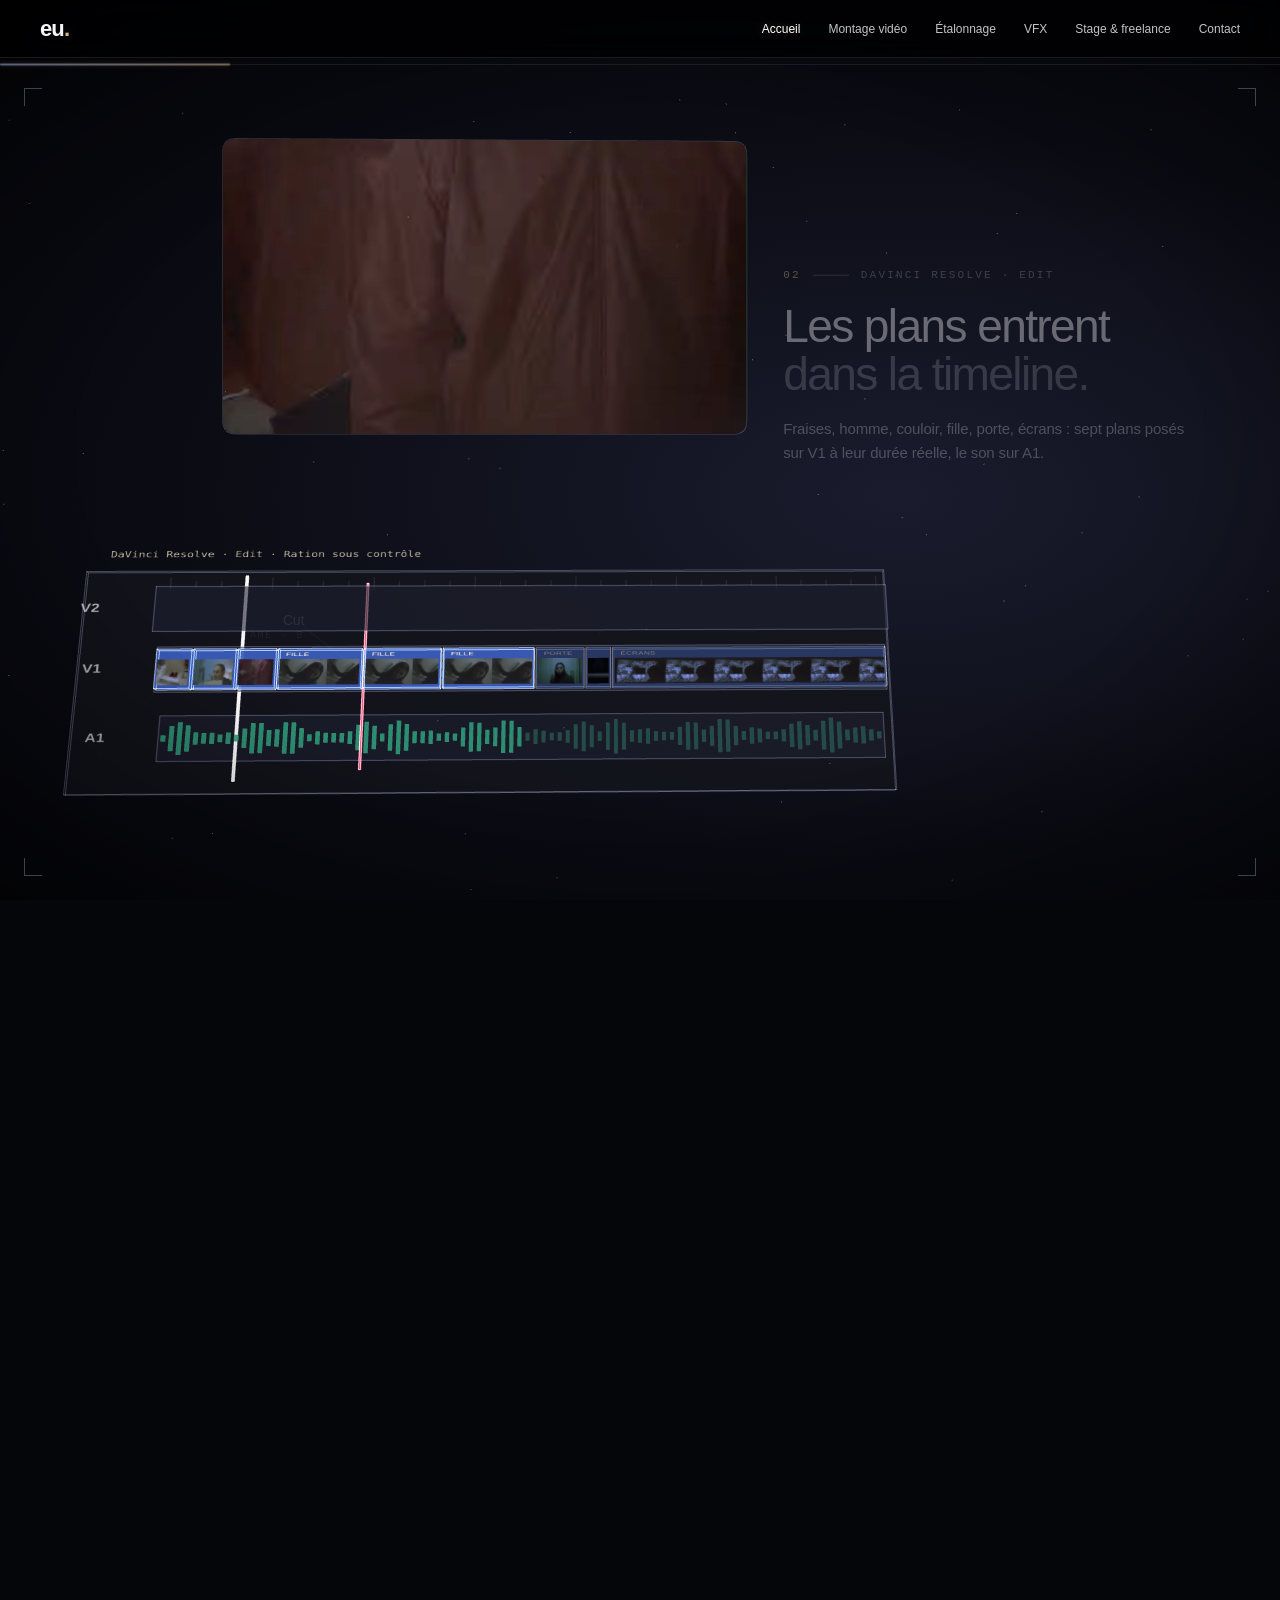
<file: index.html>
<!DOCTYPE html>
<html lang="fr">
<head>
<meta charset="utf-8">
<meta name="viewport" content="width=device-width, initial-scale=1">
<meta http-equiv="Content-Security-Policy" content="default-src 'self'; script-src 'self' https://www.instagram.com; style-src 'self' 'unsafe-inline' https://fonts.googleapis.com; font-src 'self' https://fonts.gstatic.com; img-src 'self' data: https://i.ytimg.com https://*.cdninstagram.com https://www.instagram.com; frame-src https://www.youtube-nocookie.com https://www.linkedin.com https://www.instagram.com; connect-src 'self' https://www.instagram.com; object-src 'none'; base-uri 'self'; form-action 'none'; upgrade-insecure-requests">
<meta name="referrer" content="strict-origin-when-cross-origin">
<title>Elishay Unglik — Monteur vidéo / VFX</title>
<meta name="description" content="Elishay Unglik, monteur vidéo, VFX et étalonnage. Le parcours d'un plan de Ration sous contrôle, de la timeline DaVinci à l'étalonnage.">
<link rel="preconnect" href="https://fonts.googleapis.com">
<link rel="preconnect" href="https://fonts.gstatic.com" crossorigin>
<link href="https://fonts.googleapis.com/css2?family=IBM+Plex+Mono:wght@400;500&family=Inter:wght@300;400;500;600;700;800&display=swap" rel="stylesheet">
<link rel="stylesheet" href="style.css?v=202610112319">
<style>
  html,body{background:#05060a}
  body{background:radial-gradient(120% 90% at 70% 55%,#1a1c2e 0%,#0b0c14 45%,#040408 100%) fixed}
  #cam3d{position:fixed;inset:0;width:100%;height:100%;display:block;z-index:0}
  .cam-vignette{position:fixed;inset:0;z-index:1;pointer-events:none;background:radial-gradient(80% 70% at 50% 50%,transparent 55%,rgba(0,0,0,.6) 100%)}
  .cam-frame{position:fixed;inset:88px 24px 24px;z-index:1;pointer-events:none}
  .cam-frame i{position:absolute;width:18px;height:18px;border-color:rgba(220,226,245,.28);border-style:solid;border-width:0}
  .cam-frame i:nth-child(1){top:0;left:0;border-top-width:1px;border-left-width:1px}
  .cam-frame i:nth-child(2){top:0;right:0;border-top-width:1px;border-right-width:1px}
  .cam-frame i:nth-child(3){bottom:0;left:0;border-bottom-width:1px;border-left-width:1px}
  .cam-frame i:nth-child(4){bottom:0;right:0;border-bottom-width:1px;border-right-width:1px}
  .cam-progress{position:fixed;left:0;right:0;top:64px;height:1px;z-index:5;background:rgba(255,255,255,.08)}
  .cam-progress span{display:block;height:100%;background:linear-gradient(90deg,#9fb0e8,#d4b98c);transform-origin:left;transform:scaleX(0);box-shadow:0 0 10px rgba(212,185,140,.5)}
  .cam-page .topbar{position:fixed;top:0;left:50%;transform:translateX(-50%);width:min(100% - 32px,1200px);z-index:6}
  #cam-lines{position:fixed;inset:0;width:100%;height:100%;z-index:2;pointer-events:none}
  #cam-lines line{stroke:rgba(225,230,248,.7);stroke-width:1}
  #cam-labels{position:fixed;inset:0;z-index:3;pointer-events:none}
  .cam-label{position:absolute;left:0;top:0;display:flex;flex-direction:column;gap:3px;white-space:nowrap;opacity:0}
  .cam-label.is-left{align-items:flex-end;text-align:right}
  .cam-label-t{font-size:14px;color:#f3f4f8;letter-spacing:-.01em}
  .cam-label-s{font:500 10px/1 'IBM Plex Mono',monospace;letter-spacing:.18em;color:rgba(212,185,140,.85)}
  .cam-panels{position:fixed;inset:0;z-index:4;pointer-events:none}
  .cam-panel{position:absolute;top:50%;margin-top:-170px;width:min(420px,40vw);visibility:hidden;opacity:0}
  .cam-panel.left{left:max(40px,6vw)}
  .cam-panel.right{right:max(40px,6vw)}
  .cam-panel.center{left:50%;margin-left:min(-210px,-20vw);text-align:center;top:auto;bottom:12vh;margin-top:0}
  .cam-panel a,.cam-panel button{pointer-events:auto}
  .cam-eyebrow{display:flex;align-items:center;gap:12px;font:500 11px/1 'IBM Plex Mono',monospace;letter-spacing:.2em;color:rgba(230,233,245,.55);margin-bottom:22px}
  .cam-eyebrow b{font-weight:500;color:#d4b98c}
  .cam-eyebrow i{width:36px;height:1px;background:rgba(230,233,245,.35)}
  .cam-panel.center .cam-eyebrow{justify-content:center}
  .cam-panel h2,.cam-panel .cam-h{margin:0 0 18px;font-size:clamp(30px,3.6vw,50px);line-height:1.04;letter-spacing:-.035em;font-weight:500;color:#f5f5f7}
  .cam-panel h2 em,.cam-panel .cam-h em{font-style:normal;color:rgba(245,245,247,.42)}
  .cam-panel p{margin:0;font-size:15px;line-height:1.6;color:rgba(235,237,245,.68)}
  .cam-stats{display:flex;gap:34px;margin-top:28px}
  .cam-stats.center{justify-content:center}
  .cam-stats div{display:flex;flex-direction:column;gap:8px}
  .cam-stats strong{font-size:30px;font-weight:400;letter-spacing:-.03em;color:#f5f5f7}
  .cam-stats span{font:500 10px/1 'IBM Plex Mono',monospace;letter-spacing:.18em;color:rgba(230,233,245,.45)}
  .cam-cta{display:flex;gap:12px;margin-top:28px;flex-wrap:wrap}
  .cam-panel.center .cam-cta{justify-content:center}
  .cam-spacer{height:800vh;position:relative}
  .cam-spacer #contact{position:absolute;bottom:0;height:1px;width:1px}
  .cam-mail{font:500 15px/1.4 'IBM Plex Mono',monospace;color:#d4b98c!important;user-select:all}
  .cam-hint{position:fixed;left:50%;bottom:28px;transform:translateX(-50%);z-index:4;font:500 10px/1 'IBM Plex Mono',monospace;letter-spacing:.24em;color:rgba(230,233,245,.45);transition:opacity .4s}
  @media (max-width:759px){
    .cam-panel,.cam-panel.left,.cam-panel.right,.cam-panel.center{left:20px;right:20px;width:auto;top:auto;bottom:40px;margin:0;text-align:left}
    .cam-panel.center .cam-eyebrow,.cam-panel.center .cam-cta,.cam-stats.center{justify-content:flex-start}
    .cam-panel h2,.cam-panel .cam-h{font-size:30px}
    .cam-panel p{font-size:14px}
    .cam-stats{gap:22px;margin-top:18px}
    .cam-stats strong{font-size:24px}
    .cam-frame{inset:80px 12px 12px}
    .cam-label-t{font-size:12px}
    .cam-hint{display:none}
  }
</style>
</head>
<body class="cam-page">
<div class="page">
<header class="topbar">
  <a href="index.html" class="logo" aria-label="Accueil">eu<span class="accent">.</span></a>
  <nav class="nav mono">
    <a href="index.html" class="active" aria-current="page">Accueil</a>
    <a href="projets.html">Montage vidéo</a>
    <a href="etalonnage.html">Étalonnage</a>
    <a href="vfx.html">VFX</a>
    <a href="freelance.html">Stage &amp; freelance</a>
    <a href="index.html#contact">Contact</a>
  </nav>
</header>
</div>

<div class="cam-progress" aria-hidden="true"><span></span></div>
<canvas id="cam3d" aria-hidden="true"></canvas>
<div class="cam-vignette" aria-hidden="true"></div>
<div class="cam-frame" aria-hidden="true"><i></i><i></i><i></i><i></i></div>
<svg id="cam-lines" aria-hidden="true"></svg>
<div id="cam-labels" aria-hidden="true"></div>

<main class="cam-panels">
  <section class="cam-panel left">
    <div class="cam-eyebrow"><b>01</b><i></i>ELISHAY UNGLIK · MONTEUR VIDÉO / VFX</div>
    <h1 class="cam-h">Le rush, <em>tel qu'il sort de la caméra.</em></h1>
    <p>Voici le parcours d'un plan de Ration sous contrôle (EICAR 2026), du LOG brut à l'image finale : montage, VFX et étalonnage.</p>
    <div class="cam-cta"><a href="#" class="btn btn-fill" data-next>Décortiquer ↓</a><a href="projets.html" class="btn btn-line">Voir les projets</a></div>
  </section>
  <section class="cam-panel right">
    <div class="cam-eyebrow"><b>02</b><i></i>DAVINCI RESOLVE · EDIT</div>
    <h2>Les plans entrent <em>dans la timeline.</em></h2>
    <p>Fraises, homme, couloir, fille, porte, écrans : sept plans posés sur V1 à leur durée réelle, le son sur A1.</p>
  </section>
  <section class="cam-panel left">
    <div class="cam-eyebrow"><b>03</b><i></i>CUT · ZOOM</div>
    <h2>Couper au bon moment, <em>recadrer au plus juste.</em></h2>
    <p>Un coup de lame ouvre le long plan de la fille, puis un zoom resserre le cadre sur l'action.</p>
  </section>
  <section class="cam-panel right">
    <div class="cam-eyebrow"><b>04</b><i></i>REMPLACEMENT</div>
    <h2>Le méchant <em>prend sa place.</em></h2>
    <p>Le morceau coupé est remplacé par le plan B, calé à l'image près dans la timeline.</p>
  </section>
  <section class="cam-panel left">
    <div class="cam-eyebrow"><b>05</b><i></i>AFTER EFFECTS · ROTO</div>
    <h2>L'image se sépare <em>en calques.</em></h2>
    <p>La comédienne est détourée avec une spline de rotoscopie : elle passe sur son propre calque, prête pour les effets.</p>
  </section>
  <section class="cam-panel right">
    <div class="cam-eyebrow"><b>06</b><i></i>AFTER EFFECTS · MOTION</div>
    <h2>Le titre s'anime <em>et suit le visage.</em></h2>
    <p>Un point de tracking accroche les éléments graphiques au visage pendant que le titre entre dans le cadre.</p>
  </section>
  <section class="cam-panel left">
    <div class="cam-eyebrow"><b>07</b><i></i>DAVINCI RESOLVE · COLOR</div>
    <h2>Du LOG <em>au FINAL.</em></h2>
    <p>Les roues Lift, Gamma et Gain et trois nœuds de correction donnent au film ses verts froids et ses ombres denses. Le volet montre l'avant et l'après.</p>
  </section>
  <section class="cam-panel center">
    <div class="cam-eyebrow"><b>08</b><i></i>CONTACT</div>
    <h2>Un projet <em>à monter ?</em></h2>
    <p class="cam-mail">elishay.unglik@gmail.com</p>
    <div class="cam-cta"><a href="mailto:elishay.unglik@gmail.com" class="btn btn-fill">M'écrire</a><a href="https://www.instagram.com/eli.glik/" target="_blank" rel="noopener" class="btn btn-line">@eli.glik</a><a href="assets/Elishay-Unglik-CV.pdf" target="_blank" rel="noopener" download class="btn btn-line">CV ↓</a><a href="projets.html" class="btn btn-line">Voir les projets</a></div>
  </section>
</main>
<div class="cam-hint" aria-hidden="true">SCROLLEZ POUR DÉCORTIQUER</div>
<div class="cam-spacer"><span id="contact"></span></div>

<script type="module" src="assets/test2.js?v=202610291047"></script>
</body>
</html>
</file>
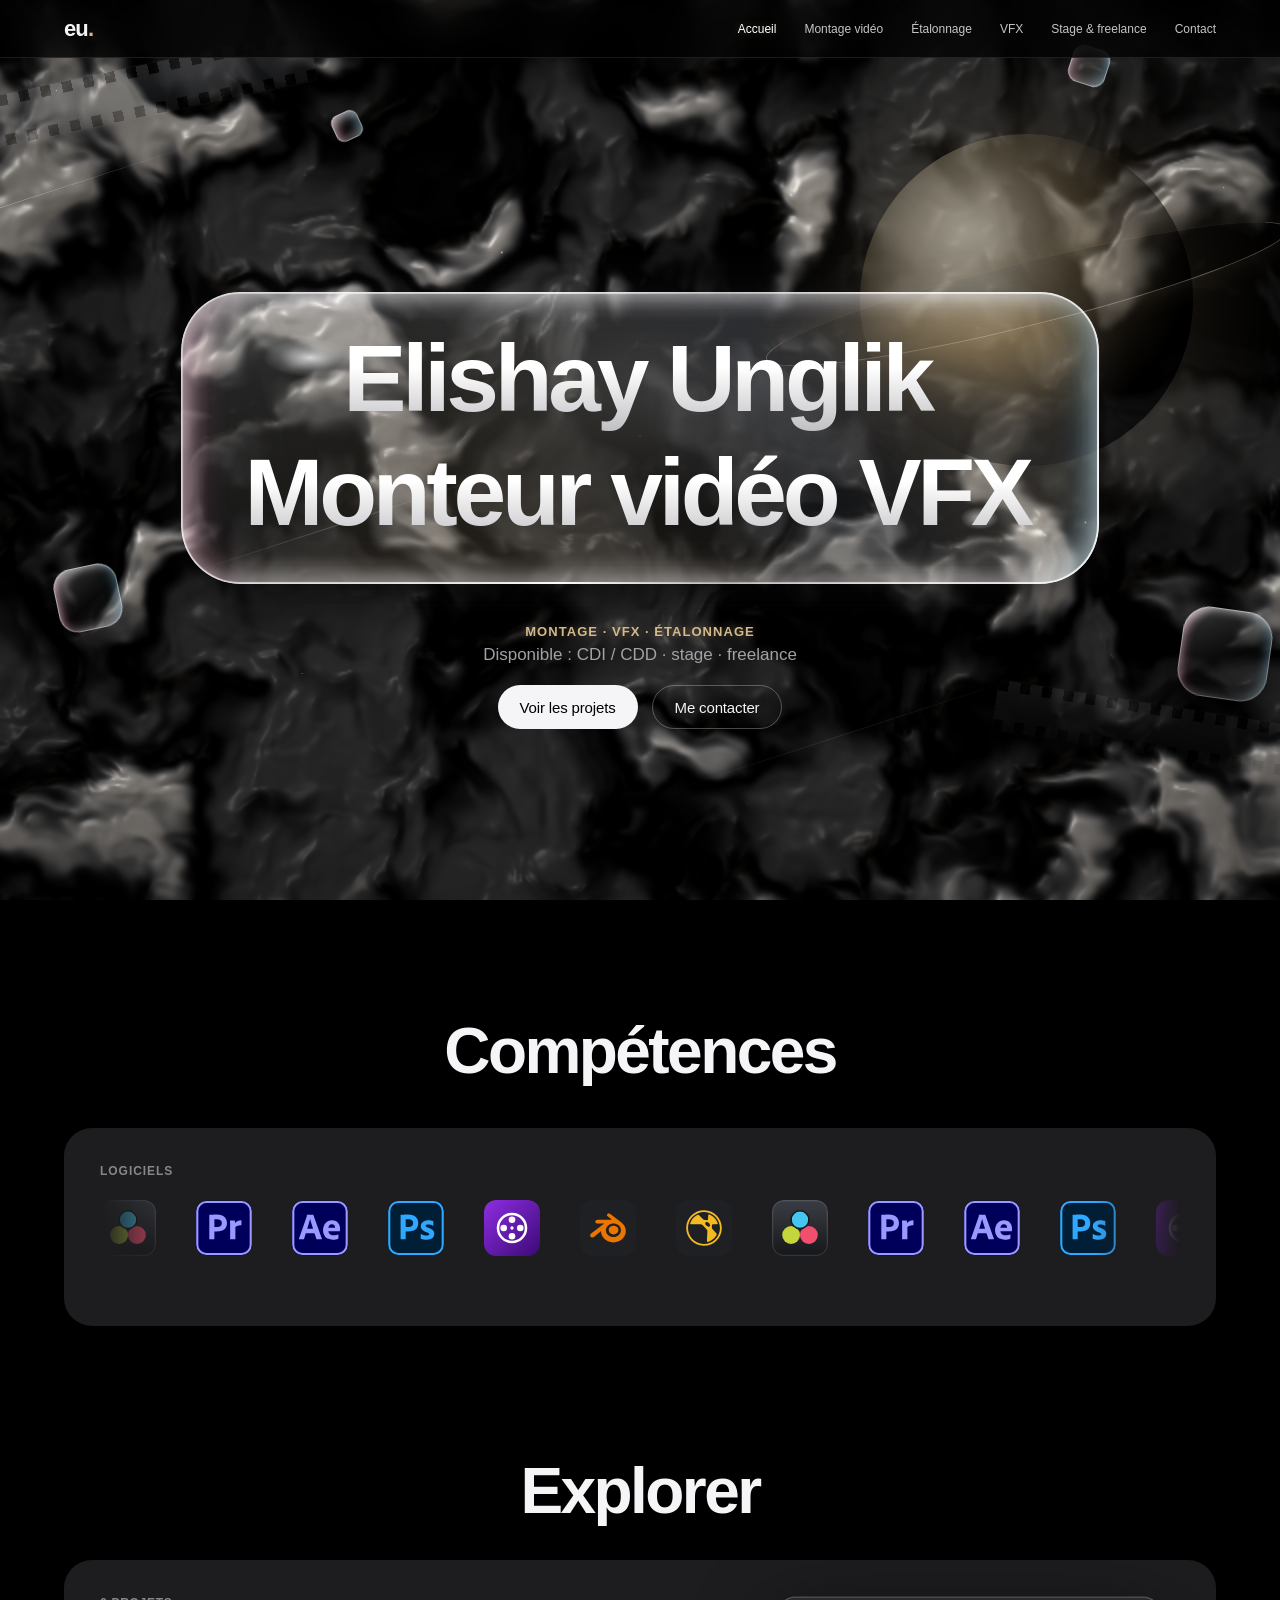
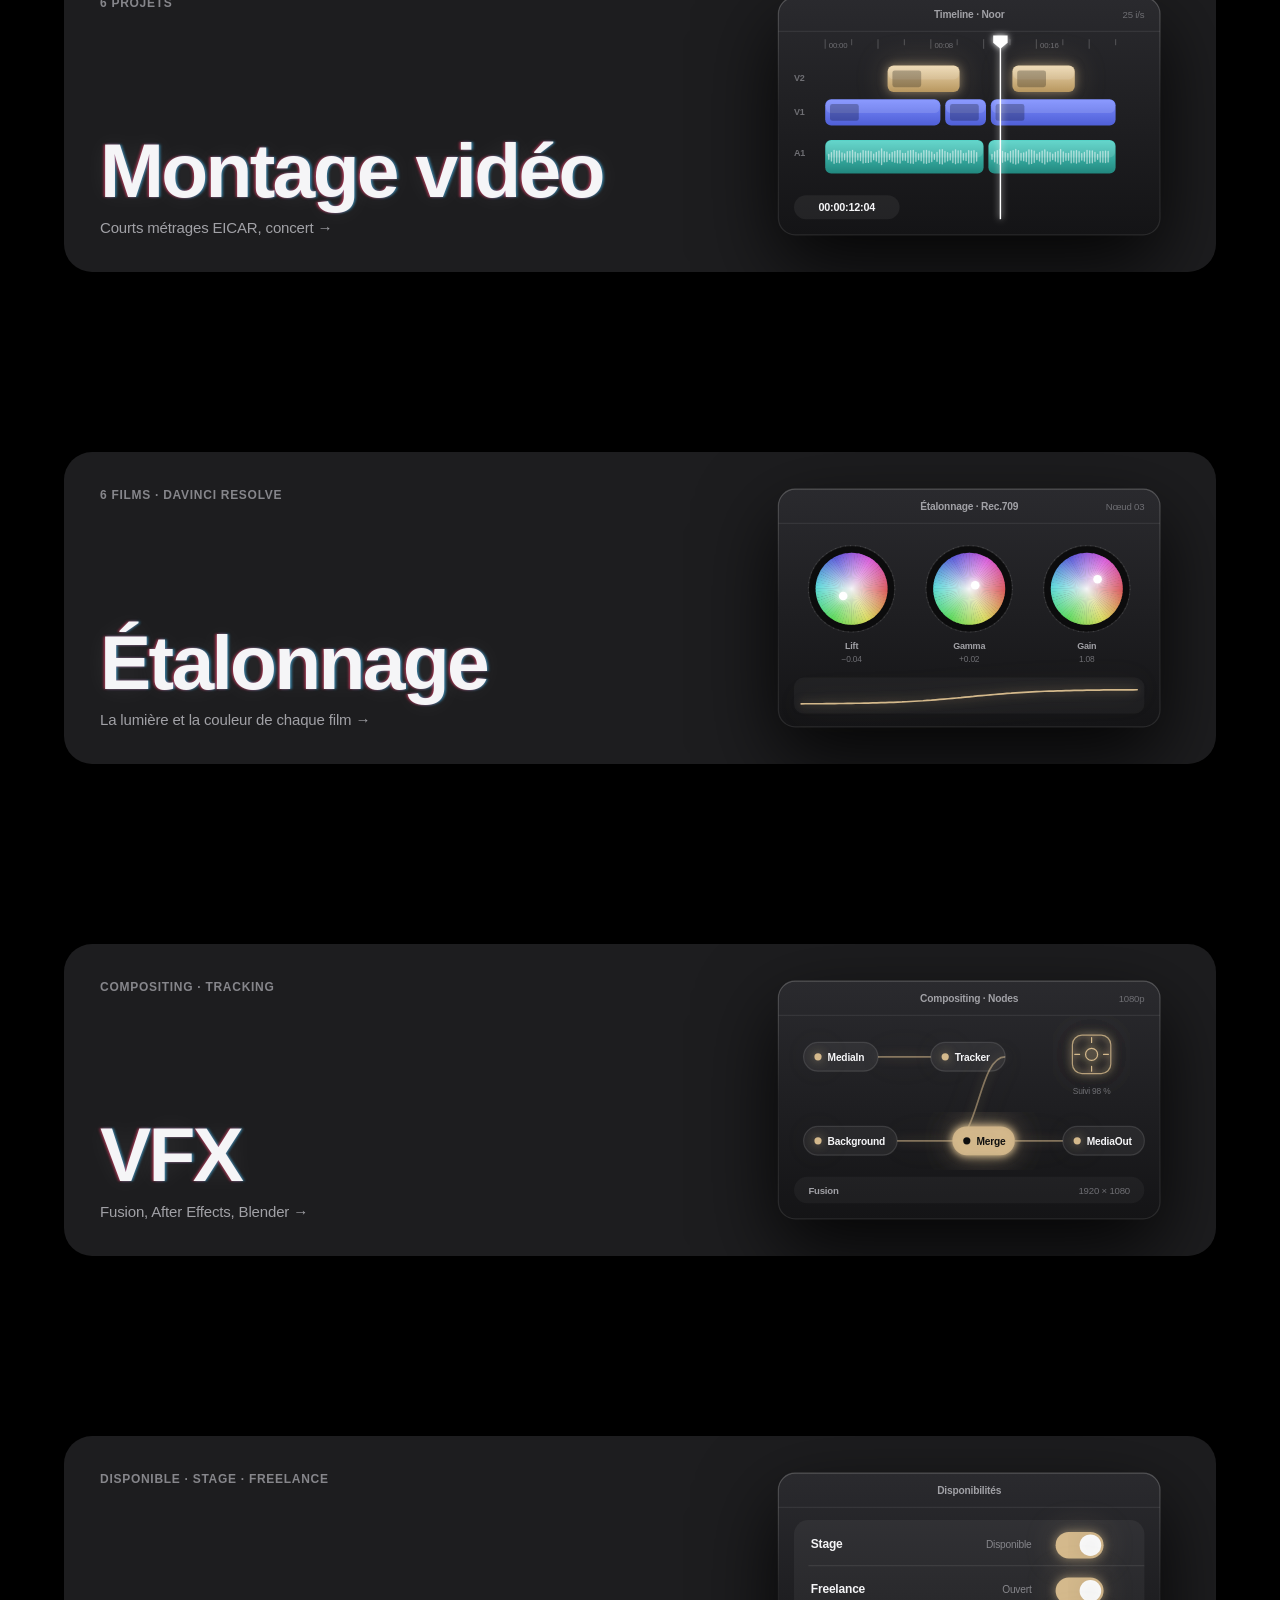
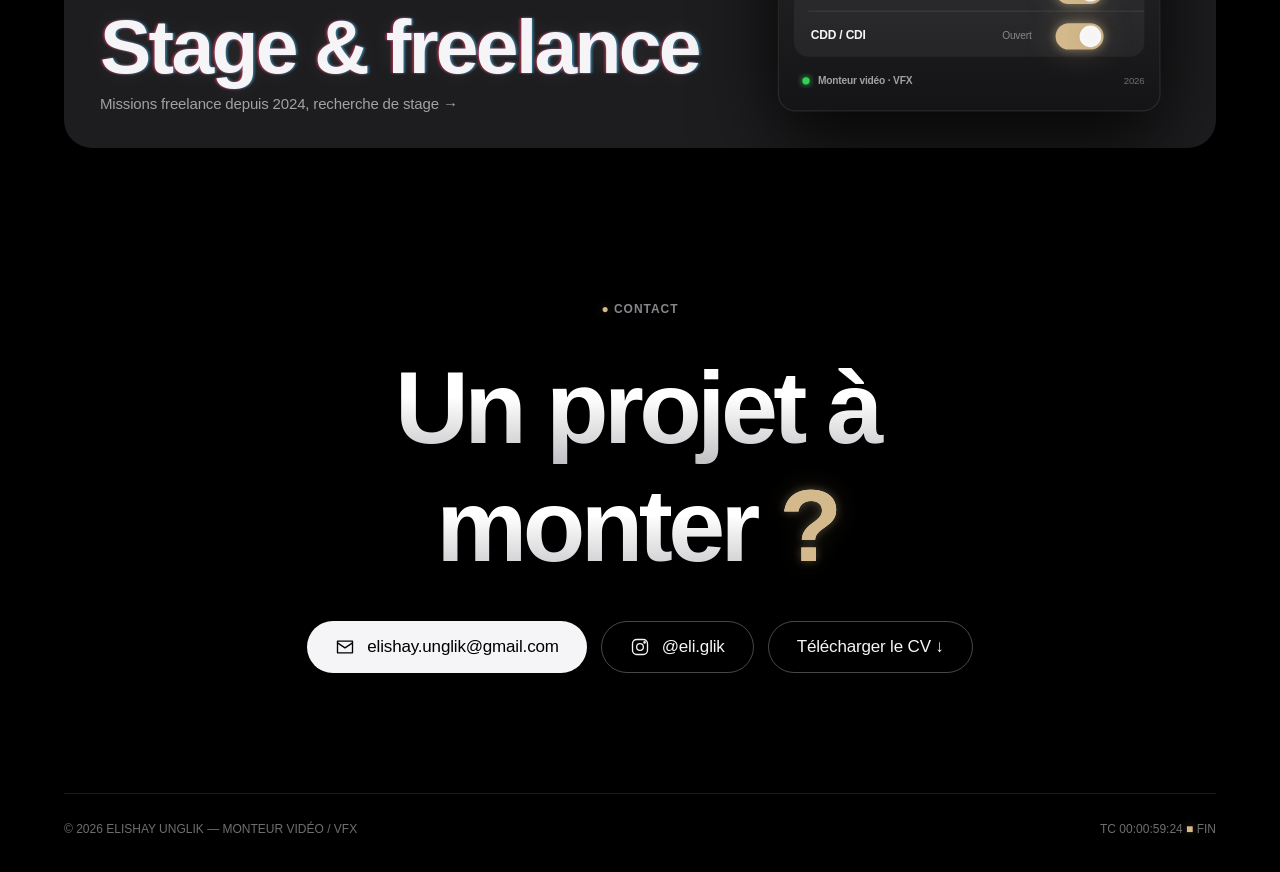
<file: ancienne-accueil.html>
<!DOCTYPE html>
<html lang="fr">
<head>
<meta charset="utf-8">
<meta name="viewport" content="width=device-width, initial-scale=1">
<meta http-equiv="Content-Security-Policy" content="default-src 'self'; script-src 'self' https://www.instagram.com; style-src 'self' 'unsafe-inline' https://fonts.googleapis.com; font-src 'self' https://fonts.gstatic.com; img-src 'self' data: https://i.ytimg.com https://*.cdninstagram.com https://www.instagram.com; frame-src https://www.youtube-nocookie.com https://www.linkedin.com https://www.instagram.com; connect-src 'self' https://www.instagram.com; object-src 'none'; base-uri 'self'; form-action 'none'; upgrade-insecure-requests">
<meta name="referrer" content="strict-origin-when-cross-origin">
<title>Elishay Unglik — Monteur vidéo / VFX</title>
<meta name="description" content="Elishay Unglik, monteur vidéo, VFX et étalonnage. Courts métrages, YouTube, cours en ligne, podcast.">
<link rel="preconnect" href="https://fonts.googleapis.com">
<link rel="preconnect" href="https://fonts.gstatic.com" crossorigin>
<link href="https://fonts.googleapis.com/css2?family=IBM+Plex+Mono:wght@400;500&family=Inter:wght@300;400;500;600;700;800&display=swap" rel="stylesheet">
<link rel="stylesheet" href="style.css?v=202610112319">
</head>
<body>
<div class="page">

<header class="topbar">
  <a href="index.html" class="logo" aria-label="Accueil">eu<span class="accent">.</span></a>
  <nav class="nav mono">
    <a href="index.html" class="active" aria-current="page">Accueil</a>
    <a href="projets.html">Montage vidéo</a>
    <a href="etalonnage.html">Étalonnage</a>
    <a href="vfx.html">VFX</a>
    <a href="freelance.html">Stage &amp; freelance</a>
    <a href="index.html#contact">Contact</a>
  </nav>
</header>

<section id="top" class="hero">
  <div class="scene" aria-hidden="true">
    <div class="layer l-stars"></div>
    <div class="layer l-orb"><span class="orb"></span><span class="orb-ring"></span></div>
    <div class="layer l-streaks"><span></span><span></span><span></span></div>
    <div class="layer l-film"><span class="film f1"></span><span class="film f2"></span></div>
    <div class="layer l-glass"><span class="gl g1"></span><span class="gl g2"></span><span class="gl g3"></span><span class="gl g4"></span></div>
  </div>
  <div class="meta mono">
    <span class="track"><span class="rec accent">●</span> EU — PORTFOLIO</span>
    <span class="track tabular">TC <span data-tc>00:00:00:00</span></span>
  </div>
  <h1><span class="mask"><span class="d1">Elishay Unglik</span></span><span class="mask"><span class="d2 heavy">Monteur vidéo VFX<span class="pop accent">.</span></span></span></h1>
  <div class="hero-foot">
    <div class="rule"></div>
    <div class="fade hero-cta">
      <div class="mono hero-tags">
        <span>MONTAGE · VFX · ÉTALONNAGE</span>
        <span>Disponible : CDI / CDD · stage · freelance</span>
      </div>
      <div class="buttons">
        <a href="projets.html" class="btn btn-fill">Voir les projets</a>
        <a href="#contact" class="btn btn-line">Me contacter</a>
      </div>
    </div>
  </div>
</section>

<section id="competences" class="section">
  <div class="section-head">
    <div class="wipe-in static"></div>
    <h2>Compétences</h2>
  </div>
  <div class="skills">
    <div class="skill-box">
      <span class="mono label">LOGICIELS</span>
      <div class="icons marquee">
        <img src="assets/davinci.svg" alt="DaVinci Resolve et Fusion" title="DaVinci Resolve et Fusion" width="44" height="44">
        <img src="assets/premiere.svg" alt="Premiere Pro" title="Premiere Pro" width="44" height="44">
        <img src="assets/after-effects.svg" alt="After Effects" title="After Effects" width="44" height="44">
        <img src="assets/photoshop.svg" alt="Photoshop" title="Photoshop" width="44" height="44">
        <img src="assets/avid.svg" alt="Avid Media Composer" title="Avid Media Composer" width="44" height="44">
        <img src="assets/blender.svg" alt="Blender" title="Blender" width="44" height="44">
        <img src="assets/nuke.svg" alt="Nuke" title="Nuke" width="44" height="44">
      </div>
    </div>
  </div>
</section>

<section id="explorer" class="section">
  <div class="section-head">
    <div class="wipe-in static"></div>
    <h2>Explorer</h2>
  </div>
  <div class="explore">
    <a href="projets.html" class="card explore-card">
      <div class="explore-text">
          <div class="card-meta mono"><span>6 PROJETS</span></div>
          <div class="card-body"><span class="explore-title">Montage vidéo</span><span class="card-sub">Courts métrages EICAR, concert →</span></div>
      </div>
      <div class="explore-asset" aria-hidden="true"><svg viewBox="0 0 320 200" xmlns="http://www.w3.org/2000/svg" font-family="-apple-system,BlinkMacSystemFont,SF Pro Text,Inter,Helvetica Neue,sans-serif"><defs><linearGradient id="m-win" x1="0" y1="0" x2="0" y2="1"><stop offset="0" stop-color="#2a2a2e"/><stop offset="1" stop-color="#141416"/></linearGradient><linearGradient id="m-edge" x1="0" y1="0" x2="0" y2="1"><stop offset="0" stop-color="#fff" stop-opacity=".22"/><stop offset=".5" stop-color="#fff" stop-opacity=".05"/><stop offset="1" stop-color="#fff" stop-opacity=".1"/></linearGradient><filter id="m-glow" x="-50%" y="-50%" width="200%" height="200%"><feGaussianBlur stdDeviation="2.5" result="b"/><feMerge><feMergeNode in="b"/><feMergeNode in="SourceGraphic"/></feMerge></filter><filter id="m-soft" x="-50%" y="-50%" width="200%" height="200%"><feGaussianBlur stdDeviation="10"/></filter></defs><rect x="1" y="1" width="318" height="198" rx="14" fill="url(#m-win)" stroke="url(#m-edge)"/><text x="160" y="18.5" text-anchor="middle" font-size="8.5" font-weight="600" fill="#a1a1a6">Timeline · Noor</text><text x="306" y="18.5" text-anchor="end" font-size="8" font-weight="500" fill="#6e6e73" style="font-variant-numeric:tabular-nums">25 i/s</text><line x1="1" y1="29.5" x2="319" y2="29.5" stroke="#fff" stroke-opacity=".07"/><defs><linearGradient id="m-v" x1="0" y1="0" x2="0" y2="1"><stop offset="0" stop-color="#7b8cff"/><stop offset="1" stop-color="#4f5fd6"/></linearGradient><linearGradient id="m-v2" x1="0" y1="0" x2="0" y2="1"><stop offset="0" stop-color="#ecd7b0"/><stop offset="1" stop-color="#b8975f"/></linearGradient><linearGradient id="m-a" x1="0" y1="0" x2="0" y2="1"><stop offset="0" stop-color="#4fd1c5"/><stop offset="1" stop-color="#21877e"/></linearGradient></defs><line x1="40" y1="36" x2="40" y2="44" stroke="#fff" stroke-opacity=".18"/><text x="43" y="43" font-size="6.5" fill="#6e6e73">00:00</text><line x1="62" y1="36" x2="62" y2="41" stroke="#fff" stroke-opacity=".18"/><line x1="84" y1="36" x2="84" y2="44" stroke="#fff" stroke-opacity=".18"/><line x1="106" y1="36" x2="106" y2="41" stroke="#fff" stroke-opacity=".18"/><line x1="128" y1="36" x2="128" y2="44" stroke="#fff" stroke-opacity=".18"/><text x="131" y="43" font-size="6.5" fill="#6e6e73">00:08</text><line x1="150" y1="36" x2="150" y2="41" stroke="#fff" stroke-opacity=".18"/><line x1="172" y1="36" x2="172" y2="44" stroke="#fff" stroke-opacity=".18"/><line x1="194" y1="36" x2="194" y2="41" stroke="#fff" stroke-opacity=".18"/><line x1="216" y1="36" x2="216" y2="44" stroke="#fff" stroke-opacity=".18"/><text x="219" y="43" font-size="6.5" fill="#6e6e73">00:16</text><line x1="238" y1="36" x2="238" y2="41" stroke="#fff" stroke-opacity=".18"/><line x1="260" y1="36" x2="260" y2="44" stroke="#fff" stroke-opacity=".18"/><line x1="282" y1="36" x2="282" y2="41" stroke="#fff" stroke-opacity=".18"/><text x="14" y="71" font-size="7.5" font-weight="600" fill="#6e6e73">V2</text><rect x="92" y="58" width="60" height="22" rx="5" fill="url(#m-v2)"/><rect x="92.5" y="58.5" width="59" height="11.0" rx="4.5" fill="#fff" opacity=".12"/><rect x="96" y="62" width="24" height="14" rx="2" fill="#000" opacity=".25"/><rect x="196" y="58" width="52" height="22" rx="5" fill="url(#m-v2)"/><rect x="196.5" y="58.5" width="51" height="11.0" rx="4.5" fill="#fff" opacity=".12"/><rect x="200" y="62" width="24" height="14" rx="2" fill="#000" opacity=".25"/><text x="14" y="99" font-size="7.5" font-weight="600" fill="#6e6e73">V1</text><rect x="40" y="86" width="96" height="22" rx="5" fill="url(#m-v)"/><rect x="40.5" y="86.5" width="95" height="11.0" rx="4.5" fill="#fff" opacity=".12"/><rect x="44" y="90" width="24" height="14" rx="2" fill="#000" opacity=".25"/><rect x="140" y="86" width="34" height="22" rx="5" fill="url(#m-v)"/><rect x="140.5" y="86.5" width="33" height="11.0" rx="4.5" fill="#fff" opacity=".12"/><rect x="144" y="90" width="24" height="14" rx="2" fill="#000" opacity=".25"/><rect x="178" y="86" width="104" height="22" rx="5" fill="url(#m-v)"/><rect x="178.5" y="86.5" width="103" height="11.0" rx="4.5" fill="#fff" opacity=".12"/><rect x="182" y="90" width="24" height="14" rx="2" fill="#000" opacity=".25"/><text x="14" y="133" font-size="7.5" font-weight="600" fill="#6e6e73">A1</text><rect x="40" y="120" width="132" height="28" rx="5" fill="url(#m-a)"/><rect x="40.5" y="120.5" width="131" height="14.0" rx="4.5" fill="#fff" opacity=".12"/><path d="M43.0 132.0v4.0 M45.2 130.5v6.9 M47.4 128.6v10.8 M49.6 129.4v9.2 M51.8 129.1v9.8 M54.0 130.8v6.5 M56.2 131.6v4.8 M58.4 129.7v8.6 M60.6 129.6v8.9 M62.8 128.7v10.5 M65.0 130.2v7.7 M67.2 131.4v5.2 M69.4 131.0v6.1 M71.6 128.8v10.3 M73.8 129.3v9.4 M76.0 129.3v9.4 M78.2 129.8v8.4 M80.4 131.7v4.7 M82.6 130.3v7.3 M84.8 129.2v9.6 M87.0 127.5v12.9 M89.2 129.8v8.4 M91.4 130.1v7.8 M93.6 131.7v4.5 M95.8 130.4v7.3 M98.0 129.5v9.0 M100.2 128.9v10.1 M102.4 128.9v10.2 M104.6 131.1v5.7 M106.8 131.1v5.8 M109.0 129.3v9.4 M111.2 128.9v10.3 M113.4 128.6v10.8 M115.6 130.3v7.4 M117.8 131.6v4.8 M120.0 130.9v6.3 M122.2 128.9v10.3 M124.4 128.7v10.7 M126.6 129.2v9.5 M128.8 130.1v7.8 M131.0 132.0v4.1 M133.2 130.4v7.3 M135.4 128.3v11.3 M137.6 128.1v11.8 M139.8 129.6v8.8 M142.0 130.6v6.7 M144.2 131.4v5.2 M146.4 129.2v9.6 M148.6 128.2v11.5 M150.8 129.0v9.9 M153.0 128.9v10.2 M155.2 131.4v5.2 M157.4 130.9v6.1 M159.6 128.9v10.2 M161.8 129.2v9.5 M164.0 128.8v10.4 M166.2 130.5v7.0" stroke="#fff" stroke-opacity=".55" stroke-width="1.1" stroke-linecap="round"/><rect x="176" y="120" width="106" height="28" rx="5" fill="url(#m-a)"/><rect x="176.5" y="120.5" width="105" height="14.0" rx="4.5" fill="#fff" opacity=".12"/><path d="M179.0 132.0v4.0 M181.2 129.9v8.2 M183.4 128.8v10.5 M185.6 127.8v12.5 M187.8 129.5v9.0 M190.0 130.5v7.0 M192.2 131.4v5.2 M194.4 129.6v8.7 M196.6 128.8v10.5 M198.8 127.9v12.1 M201.0 128.9v10.2 M203.2 131.2v5.6 M205.4 130.8v6.4 M207.6 130.0v8.0 M209.8 128.2v11.7 M212.0 128.5v11.0 M214.2 129.4v9.2 M216.4 131.7v4.6 M218.6 130.6v6.8 M220.8 129.2v9.6 M223.0 128.2v11.7 M225.2 129.9v8.3 M227.4 130.5v7.1 M229.6 131.8v4.5 M231.8 130.4v7.2 M234.0 129.6v8.8 M236.2 128.0v12.0 M238.4 129.9v8.1 M240.6 131.1v5.8 M242.8 131.2v5.6 M245.0 129.0v10.0 M247.2 129.4v9.1 M249.4 128.8v10.4 M251.6 129.7v8.6 M253.8 131.4v5.3 M256.0 130.4v7.2 M258.2 128.6v10.9 M260.4 129.0v10.1 M262.6 129.1v9.9 M264.8 130.4v7.3 M267.0 132.0v4.1 M269.2 129.7v8.7 M271.4 129.5v9.0 M273.6 129.2v9.6 M275.8 129.6v8.7" stroke="#fff" stroke-opacity=".55" stroke-width="1.1" stroke-linecap="round"/><g filter="url(#m-glow)"><line x1="186" y1="34" x2="186" y2="186" stroke="#fff" stroke-width="1.2"/><path d="M180 33h12v6l-6 5-6-5z" fill="#fff"/></g><rect x="14" y="166" width="88" height="20" rx="10" fill="#fff" fill-opacity=".06"/><text x="58" y="179" text-anchor="middle" font-size="9" font-weight="600" fill="#f5f5f7" style="font-variant-numeric:tabular-nums">00:00:12:04</text></svg></div>
    </a>
    <a href="etalonnage.html" class="card explore-card">
      <div class="explore-text">
          <div class="card-meta mono"><span>6 FILMS · DAVINCI RESOLVE</span></div>
          <div class="card-body"><span class="explore-title">Étalonnage</span><span class="card-sub">La lumière et la couleur de chaque film →</span></div>
      </div>
      <div class="explore-asset" aria-hidden="true"><svg viewBox="0 0 320 200" xmlns="http://www.w3.org/2000/svg" font-family="-apple-system,BlinkMacSystemFont,SF Pro Text,Inter,Helvetica Neue,sans-serif"><defs><linearGradient id="e-win" x1="0" y1="0" x2="0" y2="1"><stop offset="0" stop-color="#2a2a2e"/><stop offset="1" stop-color="#141416"/></linearGradient><linearGradient id="e-edge" x1="0" y1="0" x2="0" y2="1"><stop offset="0" stop-color="#fff" stop-opacity=".22"/><stop offset=".5" stop-color="#fff" stop-opacity=".05"/><stop offset="1" stop-color="#fff" stop-opacity=".1"/></linearGradient><filter id="e-glow" x="-50%" y="-50%" width="200%" height="200%"><feGaussianBlur stdDeviation="2.5" result="b"/><feMerge><feMergeNode in="b"/><feMergeNode in="SourceGraphic"/></feMerge></filter><filter id="e-soft" x="-50%" y="-50%" width="200%" height="200%"><feGaussianBlur stdDeviation="10"/></filter></defs><rect x="1" y="1" width="318" height="198" rx="14" fill="url(#e-win)" stroke="url(#e-edge)"/><text x="160" y="18.5" text-anchor="middle" font-size="8.5" font-weight="600" fill="#a1a1a6">Étalonnage · Rec.709</text><text x="306" y="18.5" text-anchor="end" font-size="8" font-weight="500" fill="#6e6e73" style="font-variant-numeric:tabular-nums">Nœud 03</text><line x1="1" y1="29.5" x2="319" y2="29.5" stroke="#fff" stroke-opacity=".07"/><defs><radialGradient id="e-core"><stop offset="0" stop-color="#f5f5f7"/><stop offset=".5" stop-color="#f5f5f7" stop-opacity=".45"/><stop offset="1" stop-color="#f5f5f7" stop-opacity="0"/></radialGradient></defs><circle cx="62" cy="84" r="36" fill="#0c0c0d" stroke="#fff" stroke-opacity=".08"/><path d="M62 84L92.00 84.00A30 30 0 0 1 91.85 87.01Z" fill="hsl(0,62%,60%)"/><path d="M62 84L91.89 86.61A30 30 0 0 1 91.47 89.60Z" fill="hsl(5,62%,60%)"/><path d="M62 84L91.54 89.21A30 30 0 0 1 90.87 92.14Z" fill="hsl(10,62%,60%)"/><path d="M62 84L90.98 91.76A30 30 0 0 1 90.05 94.63Z" fill="hsl(15,62%,60%)"/><path d="M62 84L90.19 94.26A30 30 0 0 1 89.02 97.03Z" fill="hsl(20,62%,60%)"/><path d="M62 84L89.19 96.68A30 30 0 0 1 87.78 99.34Z" fill="hsl(25,62%,60%)"/><path d="M62 84L87.98 99.00A30 30 0 0 1 86.35 101.53Z" fill="hsl(30,62%,60%)"/><path d="M62 84L86.57 101.21A30 30 0 0 1 84.73 103.58Z" fill="hsl(35,62%,60%)"/><path d="M62 84L84.98 103.28A30 30 0 0 1 82.93 105.49Z" fill="hsl(40,62%,60%)"/><path d="M62 84L83.21 105.21A30 30 0 0 1 80.98 107.23Z" fill="hsl(45,62%,60%)"/><path d="M62 84L81.28 106.98A30 30 0 0 1 78.88 108.80Z" fill="hsl(50,62%,60%)"/><path d="M62 84L79.21 108.57A30 30 0 0 1 76.66 110.17Z" fill="hsl(55,62%,60%)"/><path d="M62 84L77.00 109.98A30 30 0 0 1 74.32 111.35Z" fill="hsl(60,62%,60%)"/><path d="M62 84L74.68 111.19A30 30 0 0 1 71.89 112.32Z" fill="hsl(65,62%,60%)"/><path d="M62 84L72.26 112.19A30 30 0 0 1 69.38 113.08Z" fill="hsl(70,62%,60%)"/><path d="M62 84L69.76 112.98A30 30 0 0 1 66.82 113.61Z" fill="hsl(75,62%,60%)"/><path d="M62 84L67.21 113.54A30 30 0 0 1 64.22 113.92Z" fill="hsl(80,62%,60%)"/><path d="M62 84L64.61 113.89A30 30 0 0 1 61.61 114.00Z" fill="hsl(85,62%,60%)"/><path d="M62 84L62.00 114.00A30 30 0 0 1 58.99 113.85Z" fill="hsl(90,62%,60%)"/><path d="M62 84L59.39 113.89A30 30 0 0 1 56.40 113.47Z" fill="hsl(95,62%,60%)"/><path d="M62 84L56.79 113.54A30 30 0 0 1 53.86 112.87Z" fill="hsl(100,62%,60%)"/><path d="M62 84L54.24 112.98A30 30 0 0 1 51.37 112.05Z" fill="hsl(105,62%,60%)"/><path d="M62 84L51.74 112.19A30 30 0 0 1 48.97 111.02Z" fill="hsl(110,62%,60%)"/><path d="M62 84L49.32 111.19A30 30 0 0 1 46.66 109.78Z" fill="hsl(115,62%,60%)"/><path d="M62 84L47.00 109.98A30 30 0 0 1 44.47 108.35Z" fill="hsl(120,62%,60%)"/><path d="M62 84L44.79 108.57A30 30 0 0 1 42.42 106.73Z" fill="hsl(125,62%,60%)"/><path d="M62 84L42.72 106.98A30 30 0 0 1 40.51 104.93Z" fill="hsl(130,62%,60%)"/><path d="M62 84L40.79 105.21A30 30 0 0 1 38.77 102.98Z" fill="hsl(135,62%,60%)"/><path d="M62 84L39.02 103.28A30 30 0 0 1 37.20 100.88Z" fill="hsl(140,62%,60%)"/><path d="M62 84L37.43 101.21A30 30 0 0 1 35.83 98.66Z" fill="hsl(145,62%,60%)"/><path d="M62 84L36.02 99.00A30 30 0 0 1 34.65 96.32Z" fill="hsl(150,62%,60%)"/><path d="M62 84L34.81 96.68A30 30 0 0 1 33.68 93.89Z" fill="hsl(155,62%,60%)"/><path d="M62 84L33.81 94.26A30 30 0 0 1 32.92 91.38Z" fill="hsl(160,62%,60%)"/><path d="M62 84L33.02 91.76A30 30 0 0 1 32.39 88.82Z" fill="hsl(165,62%,60%)"/><path d="M62 84L32.46 89.21A30 30 0 0 1 32.08 86.22Z" fill="hsl(170,62%,60%)"/><path d="M62 84L32.11 86.61A30 30 0 0 1 32.00 83.61Z" fill="hsl(175,62%,60%)"/><path d="M62 84L32.00 84.00A30 30 0 0 1 32.15 80.99Z" fill="hsl(180,62%,60%)"/><path d="M62 84L32.11 81.39A30 30 0 0 1 32.53 78.40Z" fill="hsl(185,62%,60%)"/><path d="M62 84L32.46 78.79A30 30 0 0 1 33.13 75.86Z" fill="hsl(190,62%,60%)"/><path d="M62 84L33.02 76.24A30 30 0 0 1 33.95 73.37Z" fill="hsl(195,62%,60%)"/><path d="M62 84L33.81 73.74A30 30 0 0 1 34.98 70.97Z" fill="hsl(200,62%,60%)"/><path d="M62 84L34.81 71.32A30 30 0 0 1 36.22 68.66Z" fill="hsl(205,62%,60%)"/><path d="M62 84L36.02 69.00A30 30 0 0 1 37.65 66.47Z" fill="hsl(210,62%,60%)"/><path d="M62 84L37.43 66.79A30 30 0 0 1 39.27 64.42Z" fill="hsl(215,62%,60%)"/><path d="M62 84L39.02 64.72A30 30 0 0 1 41.07 62.51Z" fill="hsl(220,62%,60%)"/><path d="M62 84L40.79 62.79A30 30 0 0 1 43.02 60.77Z" fill="hsl(225,62%,60%)"/><path d="M62 84L42.72 61.02A30 30 0 0 1 45.12 59.20Z" fill="hsl(230,62%,60%)"/><path d="M62 84L44.79 59.43A30 30 0 0 1 47.34 57.83Z" fill="hsl(235,62%,60%)"/><path d="M62 84L47.00 58.02A30 30 0 0 1 49.68 56.65Z" fill="hsl(240,62%,60%)"/><path d="M62 84L49.32 56.81A30 30 0 0 1 52.11 55.68Z" fill="hsl(245,62%,60%)"/><path d="M62 84L51.74 55.81A30 30 0 0 1 54.62 54.92Z" fill="hsl(250,62%,60%)"/><path d="M62 84L54.24 55.02A30 30 0 0 1 57.18 54.39Z" fill="hsl(255,62%,60%)"/><path d="M62 84L56.79 54.46A30 30 0 0 1 59.78 54.08Z" fill="hsl(260,62%,60%)"/><path d="M62 84L59.39 54.11A30 30 0 0 1 62.39 54.00Z" fill="hsl(265,62%,60%)"/><path d="M62 84L62.00 54.00A30 30 0 0 1 65.01 54.15Z" fill="hsl(270,62%,60%)"/><path d="M62 84L64.61 54.11A30 30 0 0 1 67.60 54.53Z" fill="hsl(275,62%,60%)"/><path d="M62 84L67.21 54.46A30 30 0 0 1 70.14 55.13Z" fill="hsl(280,62%,60%)"/><path d="M62 84L69.76 55.02A30 30 0 0 1 72.63 55.95Z" fill="hsl(285,62%,60%)"/><path d="M62 84L72.26 55.81A30 30 0 0 1 75.03 56.98Z" fill="hsl(290,62%,60%)"/><path d="M62 84L74.68 56.81A30 30 0 0 1 77.34 58.22Z" fill="hsl(295,62%,60%)"/><path d="M62 84L77.00 58.02A30 30 0 0 1 79.53 59.65Z" fill="hsl(300,62%,60%)"/><path d="M62 84L79.21 59.43A30 30 0 0 1 81.58 61.27Z" fill="hsl(305,62%,60%)"/><path d="M62 84L81.28 61.02A30 30 0 0 1 83.49 63.07Z" fill="hsl(310,62%,60%)"/><path d="M62 84L83.21 62.79A30 30 0 0 1 85.23 65.02Z" fill="hsl(315,62%,60%)"/><path d="M62 84L84.98 64.72A30 30 0 0 1 86.80 67.12Z" fill="hsl(320,62%,60%)"/><path d="M62 84L86.57 66.79A30 30 0 0 1 88.17 69.34Z" fill="hsl(325,62%,60%)"/><path d="M62 84L87.98 69.00A30 30 0 0 1 89.35 71.68Z" fill="hsl(330,62%,60%)"/><path d="M62 84L89.19 71.32A30 30 0 0 1 90.32 74.11Z" fill="hsl(335,62%,60%)"/><path d="M62 84L90.19 73.74A30 30 0 0 1 91.08 76.62Z" fill="hsl(340,62%,60%)"/><path d="M62 84L90.98 76.24A30 30 0 0 1 91.61 79.18Z" fill="hsl(345,62%,60%)"/><path d="M62 84L91.54 78.79A30 30 0 0 1 91.92 81.78Z" fill="hsl(350,62%,60%)"/><path d="M62 84L91.89 81.39A30 30 0 0 1 92.00 84.39Z" fill="hsl(355,62%,60%)"/><circle cx="62" cy="84" r="30" fill="url(#e-core)"/><circle cx="62" cy="84" r="36" fill="none" stroke="#fff" stroke-opacity=".1" stroke-dasharray="1 3.2"/><g filter="url(#e-glow)"><circle cx="55" cy="90" r="3.6" fill="#fff"/></g><text x="62" y="134" text-anchor="middle" font-size="7.5" font-weight="600" fill="#a1a1a6">Lift</text><text x="62" y="145" text-anchor="middle" font-size="7" fill="#6e6e73" style="font-variant-numeric:tabular-nums">−0.04</text><circle cx="160" cy="84" r="36" fill="#0c0c0d" stroke="#fff" stroke-opacity=".08"/><path d="M160 84L190.00 84.00A30 30 0 0 1 189.85 87.01Z" fill="hsl(0,62%,60%)"/><path d="M160 84L189.89 86.61A30 30 0 0 1 189.47 89.60Z" fill="hsl(5,62%,60%)"/><path d="M160 84L189.54 89.21A30 30 0 0 1 188.87 92.14Z" fill="hsl(10,62%,60%)"/><path d="M160 84L188.98 91.76A30 30 0 0 1 188.05 94.63Z" fill="hsl(15,62%,60%)"/><path d="M160 84L188.19 94.26A30 30 0 0 1 187.02 97.03Z" fill="hsl(20,62%,60%)"/><path d="M160 84L187.19 96.68A30 30 0 0 1 185.78 99.34Z" fill="hsl(25,62%,60%)"/><path d="M160 84L185.98 99.00A30 30 0 0 1 184.35 101.53Z" fill="hsl(30,62%,60%)"/><path d="M160 84L184.57 101.21A30 30 0 0 1 182.73 103.58Z" fill="hsl(35,62%,60%)"/><path d="M160 84L182.98 103.28A30 30 0 0 1 180.93 105.49Z" fill="hsl(40,62%,60%)"/><path d="M160 84L181.21 105.21A30 30 0 0 1 178.98 107.23Z" fill="hsl(45,62%,60%)"/><path d="M160 84L179.28 106.98A30 30 0 0 1 176.88 108.80Z" fill="hsl(50,62%,60%)"/><path d="M160 84L177.21 108.57A30 30 0 0 1 174.66 110.17Z" fill="hsl(55,62%,60%)"/><path d="M160 84L175.00 109.98A30 30 0 0 1 172.32 111.35Z" fill="hsl(60,62%,60%)"/><path d="M160 84L172.68 111.19A30 30 0 0 1 169.89 112.32Z" fill="hsl(65,62%,60%)"/><path d="M160 84L170.26 112.19A30 30 0 0 1 167.38 113.08Z" fill="hsl(70,62%,60%)"/><path d="M160 84L167.76 112.98A30 30 0 0 1 164.82 113.61Z" fill="hsl(75,62%,60%)"/><path d="M160 84L165.21 113.54A30 30 0 0 1 162.22 113.92Z" fill="hsl(80,62%,60%)"/><path d="M160 84L162.61 113.89A30 30 0 0 1 159.61 114.00Z" fill="hsl(85,62%,60%)"/><path d="M160 84L160.00 114.00A30 30 0 0 1 156.99 113.85Z" fill="hsl(90,62%,60%)"/><path d="M160 84L157.39 113.89A30 30 0 0 1 154.40 113.47Z" fill="hsl(95,62%,60%)"/><path d="M160 84L154.79 113.54A30 30 0 0 1 151.86 112.87Z" fill="hsl(100,62%,60%)"/><path d="M160 84L152.24 112.98A30 30 0 0 1 149.37 112.05Z" fill="hsl(105,62%,60%)"/><path d="M160 84L149.74 112.19A30 30 0 0 1 146.97 111.02Z" fill="hsl(110,62%,60%)"/><path d="M160 84L147.32 111.19A30 30 0 0 1 144.66 109.78Z" fill="hsl(115,62%,60%)"/><path d="M160 84L145.00 109.98A30 30 0 0 1 142.47 108.35Z" fill="hsl(120,62%,60%)"/><path d="M160 84L142.79 108.57A30 30 0 0 1 140.42 106.73Z" fill="hsl(125,62%,60%)"/><path d="M160 84L140.72 106.98A30 30 0 0 1 138.51 104.93Z" fill="hsl(130,62%,60%)"/><path d="M160 84L138.79 105.21A30 30 0 0 1 136.77 102.98Z" fill="hsl(135,62%,60%)"/><path d="M160 84L137.02 103.28A30 30 0 0 1 135.20 100.88Z" fill="hsl(140,62%,60%)"/><path d="M160 84L135.43 101.21A30 30 0 0 1 133.83 98.66Z" fill="hsl(145,62%,60%)"/><path d="M160 84L134.02 99.00A30 30 0 0 1 132.65 96.32Z" fill="hsl(150,62%,60%)"/><path d="M160 84L132.81 96.68A30 30 0 0 1 131.68 93.89Z" fill="hsl(155,62%,60%)"/><path d="M160 84L131.81 94.26A30 30 0 0 1 130.92 91.38Z" fill="hsl(160,62%,60%)"/><path d="M160 84L131.02 91.76A30 30 0 0 1 130.39 88.82Z" fill="hsl(165,62%,60%)"/><path d="M160 84L130.46 89.21A30 30 0 0 1 130.08 86.22Z" fill="hsl(170,62%,60%)"/><path d="M160 84L130.11 86.61A30 30 0 0 1 130.00 83.61Z" fill="hsl(175,62%,60%)"/><path d="M160 84L130.00 84.00A30 30 0 0 1 130.15 80.99Z" fill="hsl(180,62%,60%)"/><path d="M160 84L130.11 81.39A30 30 0 0 1 130.53 78.40Z" fill="hsl(185,62%,60%)"/><path d="M160 84L130.46 78.79A30 30 0 0 1 131.13 75.86Z" fill="hsl(190,62%,60%)"/><path d="M160 84L131.02 76.24A30 30 0 0 1 131.95 73.37Z" fill="hsl(195,62%,60%)"/><path d="M160 84L131.81 73.74A30 30 0 0 1 132.98 70.97Z" fill="hsl(200,62%,60%)"/><path d="M160 84L132.81 71.32A30 30 0 0 1 134.22 68.66Z" fill="hsl(205,62%,60%)"/><path d="M160 84L134.02 69.00A30 30 0 0 1 135.65 66.47Z" fill="hsl(210,62%,60%)"/><path d="M160 84L135.43 66.79A30 30 0 0 1 137.27 64.42Z" fill="hsl(215,62%,60%)"/><path d="M160 84L137.02 64.72A30 30 0 0 1 139.07 62.51Z" fill="hsl(220,62%,60%)"/><path d="M160 84L138.79 62.79A30 30 0 0 1 141.02 60.77Z" fill="hsl(225,62%,60%)"/><path d="M160 84L140.72 61.02A30 30 0 0 1 143.12 59.20Z" fill="hsl(230,62%,60%)"/><path d="M160 84L142.79 59.43A30 30 0 0 1 145.34 57.83Z" fill="hsl(235,62%,60%)"/><path d="M160 84L145.00 58.02A30 30 0 0 1 147.68 56.65Z" fill="hsl(240,62%,60%)"/><path d="M160 84L147.32 56.81A30 30 0 0 1 150.11 55.68Z" fill="hsl(245,62%,60%)"/><path d="M160 84L149.74 55.81A30 30 0 0 1 152.62 54.92Z" fill="hsl(250,62%,60%)"/><path d="M160 84L152.24 55.02A30 30 0 0 1 155.18 54.39Z" fill="hsl(255,62%,60%)"/><path d="M160 84L154.79 54.46A30 30 0 0 1 157.78 54.08Z" fill="hsl(260,62%,60%)"/><path d="M160 84L157.39 54.11A30 30 0 0 1 160.39 54.00Z" fill="hsl(265,62%,60%)"/><path d="M160 84L160.00 54.00A30 30 0 0 1 163.01 54.15Z" fill="hsl(270,62%,60%)"/><path d="M160 84L162.61 54.11A30 30 0 0 1 165.60 54.53Z" fill="hsl(275,62%,60%)"/><path d="M160 84L165.21 54.46A30 30 0 0 1 168.14 55.13Z" fill="hsl(280,62%,60%)"/><path d="M160 84L167.76 55.02A30 30 0 0 1 170.63 55.95Z" fill="hsl(285,62%,60%)"/><path d="M160 84L170.26 55.81A30 30 0 0 1 173.03 56.98Z" fill="hsl(290,62%,60%)"/><path d="M160 84L172.68 56.81A30 30 0 0 1 175.34 58.22Z" fill="hsl(295,62%,60%)"/><path d="M160 84L175.00 58.02A30 30 0 0 1 177.53 59.65Z" fill="hsl(300,62%,60%)"/><path d="M160 84L177.21 59.43A30 30 0 0 1 179.58 61.27Z" fill="hsl(305,62%,60%)"/><path d="M160 84L179.28 61.02A30 30 0 0 1 181.49 63.07Z" fill="hsl(310,62%,60%)"/><path d="M160 84L181.21 62.79A30 30 0 0 1 183.23 65.02Z" fill="hsl(315,62%,60%)"/><path d="M160 84L182.98 64.72A30 30 0 0 1 184.80 67.12Z" fill="hsl(320,62%,60%)"/><path d="M160 84L184.57 66.79A30 30 0 0 1 186.17 69.34Z" fill="hsl(325,62%,60%)"/><path d="M160 84L185.98 69.00A30 30 0 0 1 187.35 71.68Z" fill="hsl(330,62%,60%)"/><path d="M160 84L187.19 71.32A30 30 0 0 1 188.32 74.11Z" fill="hsl(335,62%,60%)"/><path d="M160 84L188.19 73.74A30 30 0 0 1 189.08 76.62Z" fill="hsl(340,62%,60%)"/><path d="M160 84L188.98 76.24A30 30 0 0 1 189.61 79.18Z" fill="hsl(345,62%,60%)"/><path d="M160 84L189.54 78.79A30 30 0 0 1 189.92 81.78Z" fill="hsl(350,62%,60%)"/><path d="M160 84L189.89 81.39A30 30 0 0 1 190.00 84.39Z" fill="hsl(355,62%,60%)"/><circle cx="160" cy="84" r="30" fill="url(#e-core)"/><circle cx="160" cy="84" r="36" fill="none" stroke="#fff" stroke-opacity=".1" stroke-dasharray="1 3.2"/><g filter="url(#e-glow)"><circle cx="165" cy="81" r="3.6" fill="#fff"/></g><text x="160" y="134" text-anchor="middle" font-size="7.5" font-weight="600" fill="#a1a1a6">Gamma</text><text x="160" y="145" text-anchor="middle" font-size="7" fill="#6e6e73" style="font-variant-numeric:tabular-nums">+0.02</text><circle cx="258" cy="84" r="36" fill="#0c0c0d" stroke="#fff" stroke-opacity=".08"/><path d="M258 84L288.00 84.00A30 30 0 0 1 287.85 87.01Z" fill="hsl(0,62%,60%)"/><path d="M258 84L287.89 86.61A30 30 0 0 1 287.47 89.60Z" fill="hsl(5,62%,60%)"/><path d="M258 84L287.54 89.21A30 30 0 0 1 286.87 92.14Z" fill="hsl(10,62%,60%)"/><path d="M258 84L286.98 91.76A30 30 0 0 1 286.05 94.63Z" fill="hsl(15,62%,60%)"/><path d="M258 84L286.19 94.26A30 30 0 0 1 285.02 97.03Z" fill="hsl(20,62%,60%)"/><path d="M258 84L285.19 96.68A30 30 0 0 1 283.78 99.34Z" fill="hsl(25,62%,60%)"/><path d="M258 84L283.98 99.00A30 30 0 0 1 282.35 101.53Z" fill="hsl(30,62%,60%)"/><path d="M258 84L282.57 101.21A30 30 0 0 1 280.73 103.58Z" fill="hsl(35,62%,60%)"/><path d="M258 84L280.98 103.28A30 30 0 0 1 278.93 105.49Z" fill="hsl(40,62%,60%)"/><path d="M258 84L279.21 105.21A30 30 0 0 1 276.98 107.23Z" fill="hsl(45,62%,60%)"/><path d="M258 84L277.28 106.98A30 30 0 0 1 274.88 108.80Z" fill="hsl(50,62%,60%)"/><path d="M258 84L275.21 108.57A30 30 0 0 1 272.66 110.17Z" fill="hsl(55,62%,60%)"/><path d="M258 84L273.00 109.98A30 30 0 0 1 270.32 111.35Z" fill="hsl(60,62%,60%)"/><path d="M258 84L270.68 111.19A30 30 0 0 1 267.89 112.32Z" fill="hsl(65,62%,60%)"/><path d="M258 84L268.26 112.19A30 30 0 0 1 265.38 113.08Z" fill="hsl(70,62%,60%)"/><path d="M258 84L265.76 112.98A30 30 0 0 1 262.82 113.61Z" fill="hsl(75,62%,60%)"/><path d="M258 84L263.21 113.54A30 30 0 0 1 260.22 113.92Z" fill="hsl(80,62%,60%)"/><path d="M258 84L260.61 113.89A30 30 0 0 1 257.61 114.00Z" fill="hsl(85,62%,60%)"/><path d="M258 84L258.00 114.00A30 30 0 0 1 254.99 113.85Z" fill="hsl(90,62%,60%)"/><path d="M258 84L255.39 113.89A30 30 0 0 1 252.40 113.47Z" fill="hsl(95,62%,60%)"/><path d="M258 84L252.79 113.54A30 30 0 0 1 249.86 112.87Z" fill="hsl(100,62%,60%)"/><path d="M258 84L250.24 112.98A30 30 0 0 1 247.37 112.05Z" fill="hsl(105,62%,60%)"/><path d="M258 84L247.74 112.19A30 30 0 0 1 244.97 111.02Z" fill="hsl(110,62%,60%)"/><path d="M258 84L245.32 111.19A30 30 0 0 1 242.66 109.78Z" fill="hsl(115,62%,60%)"/><path d="M258 84L243.00 109.98A30 30 0 0 1 240.47 108.35Z" fill="hsl(120,62%,60%)"/><path d="M258 84L240.79 108.57A30 30 0 0 1 238.42 106.73Z" fill="hsl(125,62%,60%)"/><path d="M258 84L238.72 106.98A30 30 0 0 1 236.51 104.93Z" fill="hsl(130,62%,60%)"/><path d="M258 84L236.79 105.21A30 30 0 0 1 234.77 102.98Z" fill="hsl(135,62%,60%)"/><path d="M258 84L235.02 103.28A30 30 0 0 1 233.20 100.88Z" fill="hsl(140,62%,60%)"/><path d="M258 84L233.43 101.21A30 30 0 0 1 231.83 98.66Z" fill="hsl(145,62%,60%)"/><path d="M258 84L232.02 99.00A30 30 0 0 1 230.65 96.32Z" fill="hsl(150,62%,60%)"/><path d="M258 84L230.81 96.68A30 30 0 0 1 229.68 93.89Z" fill="hsl(155,62%,60%)"/><path d="M258 84L229.81 94.26A30 30 0 0 1 228.92 91.38Z" fill="hsl(160,62%,60%)"/><path d="M258 84L229.02 91.76A30 30 0 0 1 228.39 88.82Z" fill="hsl(165,62%,60%)"/><path d="M258 84L228.46 89.21A30 30 0 0 1 228.08 86.22Z" fill="hsl(170,62%,60%)"/><path d="M258 84L228.11 86.61A30 30 0 0 1 228.00 83.61Z" fill="hsl(175,62%,60%)"/><path d="M258 84L228.00 84.00A30 30 0 0 1 228.15 80.99Z" fill="hsl(180,62%,60%)"/><path d="M258 84L228.11 81.39A30 30 0 0 1 228.53 78.40Z" fill="hsl(185,62%,60%)"/><path d="M258 84L228.46 78.79A30 30 0 0 1 229.13 75.86Z" fill="hsl(190,62%,60%)"/><path d="M258 84L229.02 76.24A30 30 0 0 1 229.95 73.37Z" fill="hsl(195,62%,60%)"/><path d="M258 84L229.81 73.74A30 30 0 0 1 230.98 70.97Z" fill="hsl(200,62%,60%)"/><path d="M258 84L230.81 71.32A30 30 0 0 1 232.22 68.66Z" fill="hsl(205,62%,60%)"/><path d="M258 84L232.02 69.00A30 30 0 0 1 233.65 66.47Z" fill="hsl(210,62%,60%)"/><path d="M258 84L233.43 66.79A30 30 0 0 1 235.27 64.42Z" fill="hsl(215,62%,60%)"/><path d="M258 84L235.02 64.72A30 30 0 0 1 237.07 62.51Z" fill="hsl(220,62%,60%)"/><path d="M258 84L236.79 62.79A30 30 0 0 1 239.02 60.77Z" fill="hsl(225,62%,60%)"/><path d="M258 84L238.72 61.02A30 30 0 0 1 241.12 59.20Z" fill="hsl(230,62%,60%)"/><path d="M258 84L240.79 59.43A30 30 0 0 1 243.34 57.83Z" fill="hsl(235,62%,60%)"/><path d="M258 84L243.00 58.02A30 30 0 0 1 245.68 56.65Z" fill="hsl(240,62%,60%)"/><path d="M258 84L245.32 56.81A30 30 0 0 1 248.11 55.68Z" fill="hsl(245,62%,60%)"/><path d="M258 84L247.74 55.81A30 30 0 0 1 250.62 54.92Z" fill="hsl(250,62%,60%)"/><path d="M258 84L250.24 55.02A30 30 0 0 1 253.18 54.39Z" fill="hsl(255,62%,60%)"/><path d="M258 84L252.79 54.46A30 30 0 0 1 255.78 54.08Z" fill="hsl(260,62%,60%)"/><path d="M258 84L255.39 54.11A30 30 0 0 1 258.39 54.00Z" fill="hsl(265,62%,60%)"/><path d="M258 84L258.00 54.00A30 30 0 0 1 261.01 54.15Z" fill="hsl(270,62%,60%)"/><path d="M258 84L260.61 54.11A30 30 0 0 1 263.60 54.53Z" fill="hsl(275,62%,60%)"/><path d="M258 84L263.21 54.46A30 30 0 0 1 266.14 55.13Z" fill="hsl(280,62%,60%)"/><path d="M258 84L265.76 55.02A30 30 0 0 1 268.63 55.95Z" fill="hsl(285,62%,60%)"/><path d="M258 84L268.26 55.81A30 30 0 0 1 271.03 56.98Z" fill="hsl(290,62%,60%)"/><path d="M258 84L270.68 56.81A30 30 0 0 1 273.34 58.22Z" fill="hsl(295,62%,60%)"/><path d="M258 84L273.00 58.02A30 30 0 0 1 275.53 59.65Z" fill="hsl(300,62%,60%)"/><path d="M258 84L275.21 59.43A30 30 0 0 1 277.58 61.27Z" fill="hsl(305,62%,60%)"/><path d="M258 84L277.28 61.02A30 30 0 0 1 279.49 63.07Z" fill="hsl(310,62%,60%)"/><path d="M258 84L279.21 62.79A30 30 0 0 1 281.23 65.02Z" fill="hsl(315,62%,60%)"/><path d="M258 84L280.98 64.72A30 30 0 0 1 282.80 67.12Z" fill="hsl(320,62%,60%)"/><path d="M258 84L282.57 66.79A30 30 0 0 1 284.17 69.34Z" fill="hsl(325,62%,60%)"/><path d="M258 84L283.98 69.00A30 30 0 0 1 285.35 71.68Z" fill="hsl(330,62%,60%)"/><path d="M258 84L285.19 71.32A30 30 0 0 1 286.32 74.11Z" fill="hsl(335,62%,60%)"/><path d="M258 84L286.19 73.74A30 30 0 0 1 287.08 76.62Z" fill="hsl(340,62%,60%)"/><path d="M258 84L286.98 76.24A30 30 0 0 1 287.61 79.18Z" fill="hsl(345,62%,60%)"/><path d="M258 84L287.54 78.79A30 30 0 0 1 287.92 81.78Z" fill="hsl(350,62%,60%)"/><path d="M258 84L287.89 81.39A30 30 0 0 1 288.00 84.39Z" fill="hsl(355,62%,60%)"/><circle cx="258" cy="84" r="30" fill="url(#e-core)"/><circle cx="258" cy="84" r="36" fill="none" stroke="#fff" stroke-opacity=".1" stroke-dasharray="1 3.2"/><g filter="url(#e-glow)"><circle cx="267" cy="76" r="3.6" fill="#fff"/></g><text x="258" y="134" text-anchor="middle" font-size="7.5" font-weight="600" fill="#a1a1a6">Gain</text><text x="258" y="145" text-anchor="middle" font-size="7" fill="#6e6e73" style="font-variant-numeric:tabular-nums">1.08</text><rect x="14" y="158" width="292" height="30" rx="8" fill="#fff" fill-opacity=".04"/><polyline points="20.0,179.9 23.5,179.8 27.0,179.8 30.5,179.8 34.0,179.8 37.5,179.8 41.0,179.7 44.5,179.7 48.0,179.7 51.5,179.6 55.0,179.6 58.5,179.5 62.0,179.5 65.5,179.4 69.0,179.4 72.5,179.3 76.0,179.2 79.5,179.1 83.0,179.0 86.5,178.9 90.0,178.8 93.5,178.7 97.0,178.6 100.5,178.4 104.0,178.3 107.5,178.1 111.0,177.9 114.5,177.7 118.0,177.5 121.5,177.3 125.0,177.0 128.5,176.8 132.0,176.5 135.5,176.2 139.0,175.9 142.5,175.6 146.0,175.3 149.5,175.0 153.0,174.7 156.5,174.3 160.0,174.0 163.5,173.7 167.0,173.3 170.5,173.0 174.0,172.7 177.5,172.4 181.0,172.1 184.5,171.8 188.0,171.5 191.5,171.2 195.0,171.0 198.5,170.7 202.0,170.5 205.5,170.3 209.0,170.1 212.5,169.9 216.0,169.7 219.5,169.6 223.0,169.4 226.5,169.3 230.0,169.2 233.5,169.1 237.0,169.0 240.5,168.9 244.0,168.8 247.5,168.7 251.0,168.6 254.5,168.6 258.0,168.5 261.5,168.5 265.0,168.4 268.5,168.4 272.0,168.3 275.5,168.3 279.0,168.3 282.5,168.2 286.0,168.2 289.5,168.2 293.0,168.2 296.5,168.2 300.0,168.1" fill="none" stroke="#d4b98c" stroke-width="1.4" stroke-linecap="round" filter="url(#e-glow)"/></svg></div>
    </a>
    <a href="vfx.html" class="card explore-card">
      <div class="explore-text">
          <div class="card-meta mono"><span>COMPOSITING · TRACKING</span></div>
          <div class="card-body"><span class="explore-title">VFX</span><span class="card-sub">Fusion, After Effects, Blender →</span></div>
      </div>
      <div class="explore-asset" aria-hidden="true"><svg viewBox="0 0 320 200" xmlns="http://www.w3.org/2000/svg" font-family="-apple-system,BlinkMacSystemFont,SF Pro Text,Inter,Helvetica Neue,sans-serif"><defs><linearGradient id="v-win" x1="0" y1="0" x2="0" y2="1"><stop offset="0" stop-color="#2a2a2e"/><stop offset="1" stop-color="#141416"/></linearGradient><linearGradient id="v-edge" x1="0" y1="0" x2="0" y2="1"><stop offset="0" stop-color="#fff" stop-opacity=".22"/><stop offset=".5" stop-color="#fff" stop-opacity=".05"/><stop offset="1" stop-color="#fff" stop-opacity=".1"/></linearGradient><filter id="v-glow" x="-50%" y="-50%" width="200%" height="200%"><feGaussianBlur stdDeviation="2.5" result="b"/><feMerge><feMergeNode in="b"/><feMergeNode in="SourceGraphic"/></feMerge></filter><filter id="v-soft" x="-50%" y="-50%" width="200%" height="200%"><feGaussianBlur stdDeviation="10"/></filter></defs><rect x="1" y="1" width="318" height="198" rx="14" fill="url(#v-win)" stroke="url(#v-edge)"/><text x="160" y="18.5" text-anchor="middle" font-size="8.5" font-weight="600" fill="#a1a1a6">Compositing · Nodes</text><text x="306" y="18.5" text-anchor="end" font-size="8" font-weight="500" fill="#6e6e73" style="font-variant-numeric:tabular-nums">1080p</text><line x1="1" y1="29.5" x2="319" y2="29.5" stroke="#fff" stroke-opacity=".07"/><defs><linearGradient id="v-l" x1="0" x2="1"><stop offset="0" stop-color="#fff" stop-opacity=".25"/><stop offset="1" stop-color="#d4b98c"/></linearGradient></defs><path d="M84 64C106 64 106 64 128 64" fill="none" stroke="#d4b98c" stroke-opacity=".55" stroke-width="1.4"/><path d="M190 64C168 64 168 134 146 134" fill="none" stroke="#d4b98c" stroke-opacity=".55" stroke-width="1.4"/><path d="M100 134C123 134 123 134 146 134" fill="none" stroke="#d4b98c" stroke-opacity=".55" stroke-width="1.4"/><path d="M198 134C218 134 218 134 238 134" fill="none" stroke="#d4b98c" stroke-opacity=".55" stroke-width="1.4"/><g><rect x="22" y="52" width="62" height="24" rx="12" fill="#fff" fill-opacity=".06" stroke="#fff" stroke-opacity="0.12"/><circle cx="34" cy="64" r="3" fill="#d4b98c"/><text x="42" y="67.5" font-size="8.5" font-weight="600" fill="#f5f5f7">MediaIn</text></g><g><rect x="128" y="52" width="62" height="24" rx="12" fill="#fff" fill-opacity=".06" stroke="#fff" stroke-opacity="0.12"/><circle cx="140" cy="64" r="3" fill="#d4b98c"/><text x="148" y="67.5" font-size="8.5" font-weight="600" fill="#f5f5f7">Tracker</text></g><g><rect x="22" y="122" width="78" height="24" rx="12" fill="#fff" fill-opacity=".06" stroke="#fff" stroke-opacity="0.12"/><circle cx="34" cy="134" r="3" fill="#d4b98c"/><text x="42" y="137.5" font-size="8.5" font-weight="600" fill="#f5f5f7">Background</text></g><g filter="url(#v-glow)"><rect x="146" y="122" width="52" height="24" rx="12" fill="#d4b98c" fill-opacity=".9" stroke="#fff" stroke-opacity="0"/><circle cx="158" cy="134" r="3" fill="#111"/><text x="166" y="137.5" font-size="8.5" font-weight="600" fill="#111">Merge</text></g><g><rect x="238" y="122" width="68" height="24" rx="12" fill="#fff" fill-opacity=".06" stroke="#fff" stroke-opacity="0.12"/><circle cx="250" cy="134" r="3" fill="#d4b98c"/><text x="258" y="137.5" font-size="8.5" font-weight="600" fill="#f5f5f7">MediaOut</text></g><g transform="translate(262 62)" filter="url(#v-glow)"><rect x="-16" y="-16" width="32" height="32" rx="8" fill="none" stroke="#d4b98c" stroke-opacity=".8"/><circle r="5" fill="none" stroke="#d4b98c"/><path d="M-10 0h-4M10 0h4M0 -10v-4M0 10v4" stroke="#d4b98c" stroke-linecap="round"/></g><text x="262" y="95" text-anchor="middle" font-size="7" fill="#6e6e73">Suivi 98 %</text><rect x="14" y="164" width="292" height="22" rx="11" fill="#fff" fill-opacity=".04"/><text x="26" y="178" font-size="8" font-weight="600" fill="#a1a1a6">Fusion</text><text x="294" y="178" text-anchor="end" font-size="8" fill="#6e6e73">1920 × 1080</text></svg></div>
    </a>
    <a href="freelance.html" class="card explore-card">
      <div class="explore-text">
          <div class="card-meta mono"><span>DISPONIBLE · STAGE · FREELANCE</span></div>
          <div class="card-body"><span class="explore-title">Stage &amp; freelance</span><span class="card-sub">Missions freelance depuis 2024, recherche de stage →</span></div>
      </div>
      <div class="explore-asset" aria-hidden="true"><svg viewBox="0 0 320 200" xmlns="http://www.w3.org/2000/svg" font-family="-apple-system,BlinkMacSystemFont,SF Pro Text,Inter,Helvetica Neue,sans-serif"><defs><linearGradient id="f-win" x1="0" y1="0" x2="0" y2="1"><stop offset="0" stop-color="#2a2a2e"/><stop offset="1" stop-color="#141416"/></linearGradient><linearGradient id="f-edge" x1="0" y1="0" x2="0" y2="1"><stop offset="0" stop-color="#fff" stop-opacity=".22"/><stop offset=".5" stop-color="#fff" stop-opacity=".05"/><stop offset="1" stop-color="#fff" stop-opacity=".1"/></linearGradient><filter id="f-glow" x="-50%" y="-50%" width="200%" height="200%"><feGaussianBlur stdDeviation="2.5" result="b"/><feMerge><feMergeNode in="b"/><feMergeNode in="SourceGraphic"/></feMerge></filter><filter id="f-soft" x="-50%" y="-50%" width="200%" height="200%"><feGaussianBlur stdDeviation="10"/></filter></defs><rect x="1" y="1" width="318" height="198" rx="14" fill="url(#f-win)" stroke="url(#f-edge)"/><text x="160" y="18.5" text-anchor="middle" font-size="8.5" font-weight="600" fill="#a1a1a6">Disponibilités</text><text x="306" y="18.5" text-anchor="end" font-size="8" font-weight="500" fill="#6e6e73" style="font-variant-numeric:tabular-nums"></text><line x1="1" y1="29.5" x2="319" y2="29.5" stroke="#fff" stroke-opacity=".07"/><rect x="14" y="40" width="292" height="114" rx="12" fill="#fff" fill-opacity=".05"/><text x="28" y="63" font-size="10" font-weight="600" fill="#f5f5f7">Stage</text><text x="212" y="63" text-anchor="end" font-size="8.5" fill="#86868b">Disponible</text><rect x="232" y="50" width="40" height="22" rx="11" fill="#d4b98c"/><circle cx="261" cy="61" r="9" fill="#fff"/><circle cx="261" cy="62" r="9" fill="#000" opacity=".12" filter="url(#f-soft)"/><line x1="26" y1="78" x2="306" y2="78" stroke="#fff" stroke-opacity=".08"/><text x="28" y="101" font-size="10" font-weight="600" fill="#f5f5f7">Freelance</text><text x="212" y="101" text-anchor="end" font-size="8.5" fill="#86868b">Ouvert</text><rect x="232" y="88" width="40" height="22" rx="11" fill="#d4b98c"/><circle cx="261" cy="99" r="9" fill="#fff"/><circle cx="261" cy="100" r="9" fill="#000" opacity=".12" filter="url(#f-soft)"/><line x1="26" y1="116" x2="306" y2="116" stroke="#fff" stroke-opacity=".08"/><text x="28" y="139" font-size="10" font-weight="600" fill="#f5f5f7">CDD / CDI</text><text x="212" y="139" text-anchor="end" font-size="8.5" fill="#86868b">Ouvert</text><rect x="232" y="126" width="40" height="22" rx="11" fill="#d4b98c"/><circle cx="261" cy="137" r="9" fill="#fff"/><circle cx="261" cy="138" r="9" fill="#000" opacity=".12" filter="url(#f-soft)"/><g filter="url(#f-glow)"><circle cx="24" cy="174" r="3" fill="#30d158"/></g><text x="34" y="177" font-size="8.5" font-weight="600" fill="#a1a1a6">Monteur vidéo · VFX</text><text x="306" y="177" text-anchor="end" font-size="8" fill="#6e6e73">2026</text></svg></div>
    </a>
  </div>
</section>

<section id="contact" class="contact">
  <div class="meta mono contact-meta">
    <span><span class="rec accent">●</span> CONTACT</span>
  </div>
  <h2><span class="mask mask-scroll"><span>Un projet à</span></span><span class="mask mask-scroll"><span class="heavy">monter<span class="accent"> ?</span></span></span></h2>
  <div class="buttons">
    <a href="mailto:elishay.unglik@gmail.com" class="btn btn-fill btn-lg">
      <svg width="20" height="20" viewBox="0 0 24 24" fill="none" stroke="#F7EEE6" stroke-width="1.6" stroke-linecap="round" stroke-linejoin="round" aria-hidden="true"><rect x="3" y="5" width="18" height="14"/><path d="M3 7l9 6 9-6"/></svg>
      elishay.unglik@gmail.com
    </a>
    <a href="https://www.instagram.com/eli.glik/" target="_blank" rel="noopener" class="btn btn-line btn-lg">
      <svg width="20" height="20" viewBox="0 0 24 24" fill="none" stroke="#161615" stroke-width="1.6" stroke-linecap="round" stroke-linejoin="round" aria-hidden="true"><rect x="3" y="3" width="18" height="18" rx="5"/><circle cx="12" cy="12" r="4"/><circle cx="17.5" cy="6.5" r="0.8" fill="#161615"/></svg>
      @eli.glik
    </a>
    <a href="assets/Elishay-Unglik-CV.pdf" target="_blank" rel="noopener" download class="btn btn-line btn-lg">Télécharger le CV ↓</a>
  </div>
</section>

<footer class="footer mono">
  <span>© 2026 ELISHAY UNGLIK — MONTEUR VIDÉO / VFX</span>
  <span>TC 00:00:59:24 <span class="accent">■</span> FIN</span>
</footer>

</div>
<script src="main.js?v=202610112150"></script>
</body>
</html>
</file>
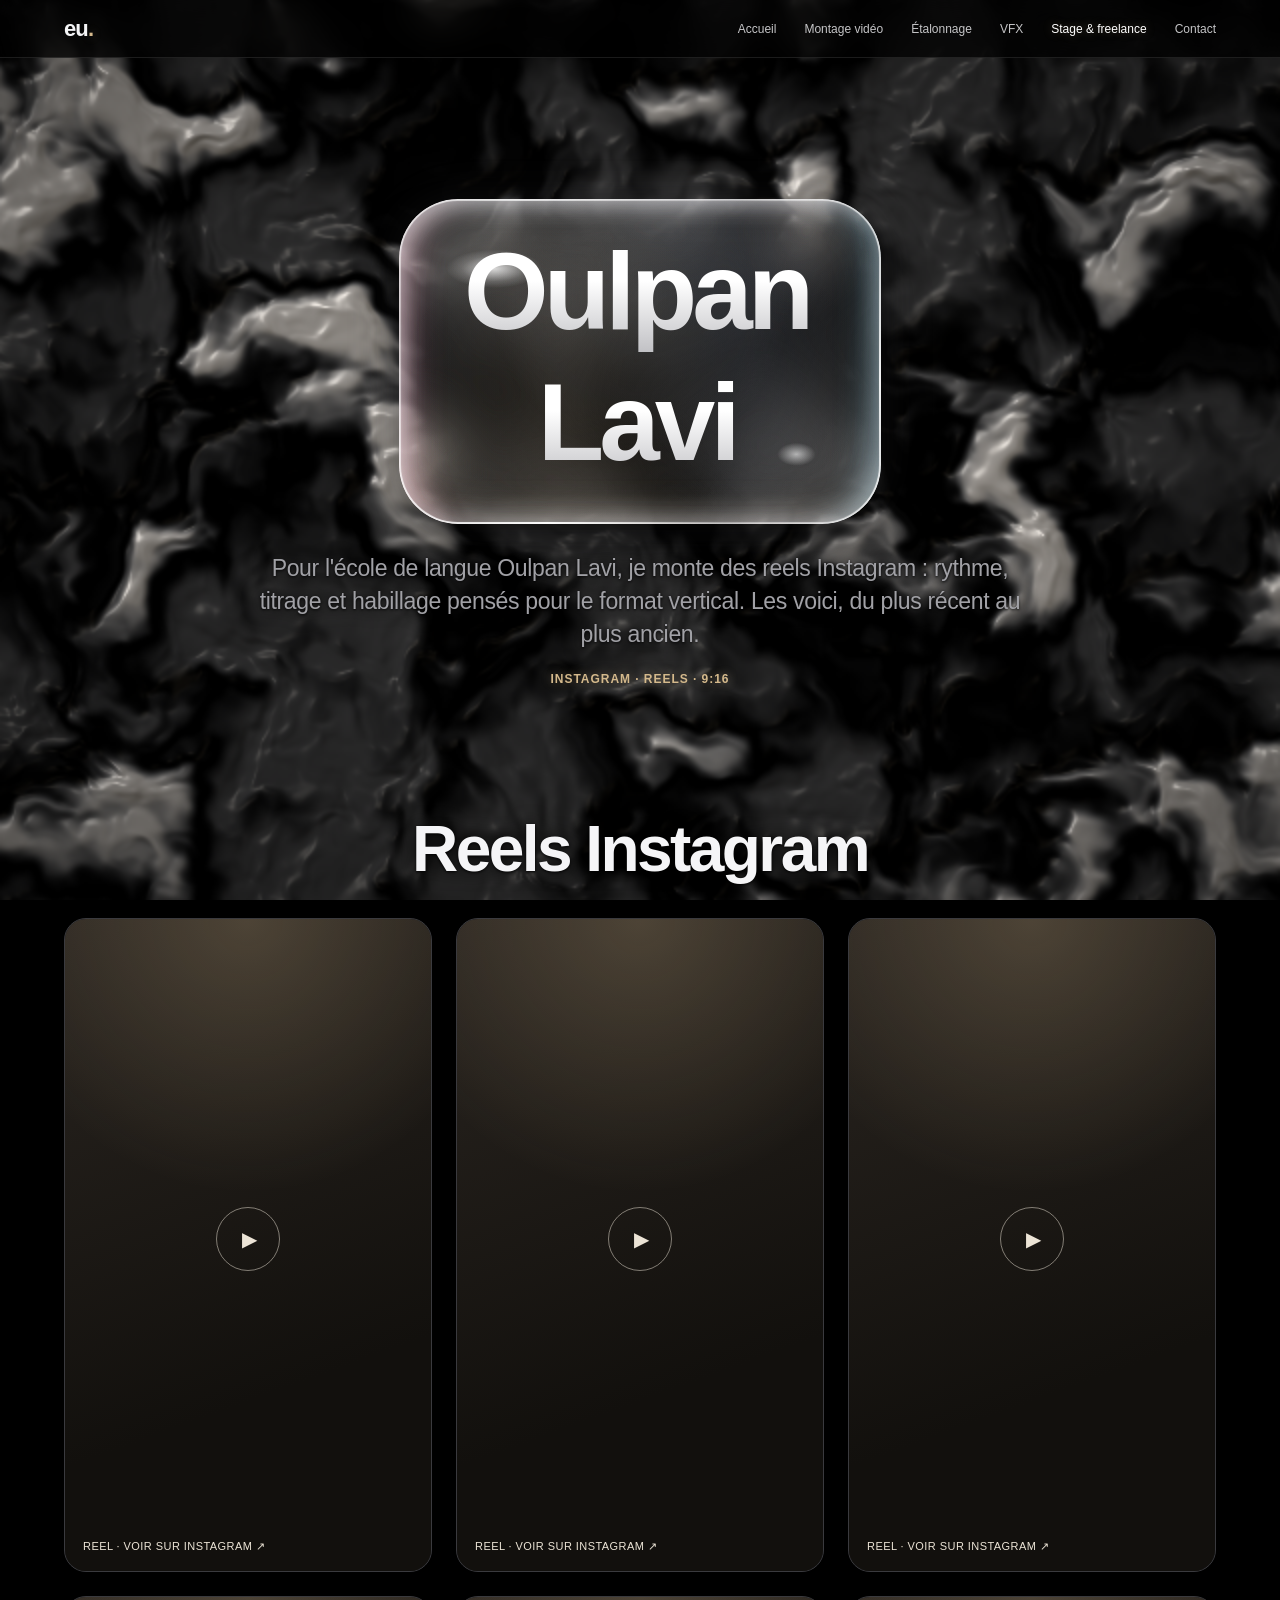
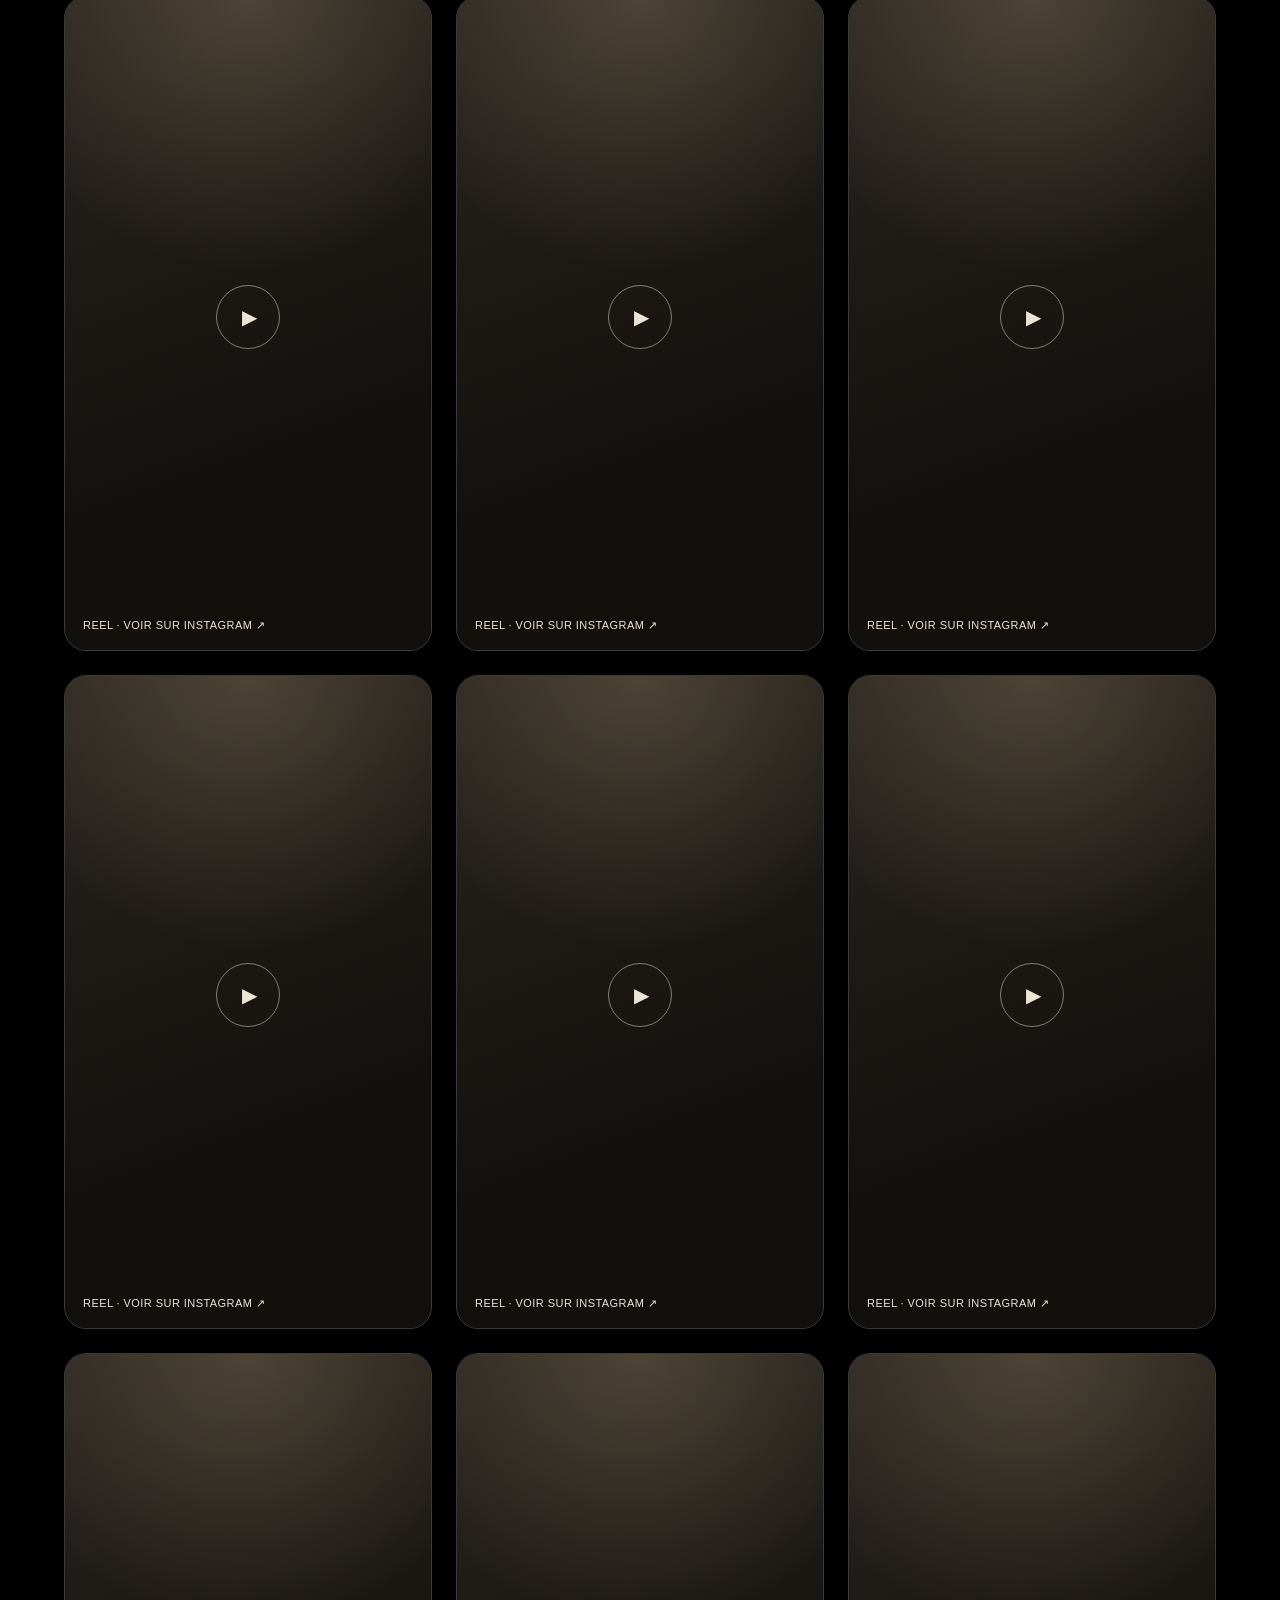
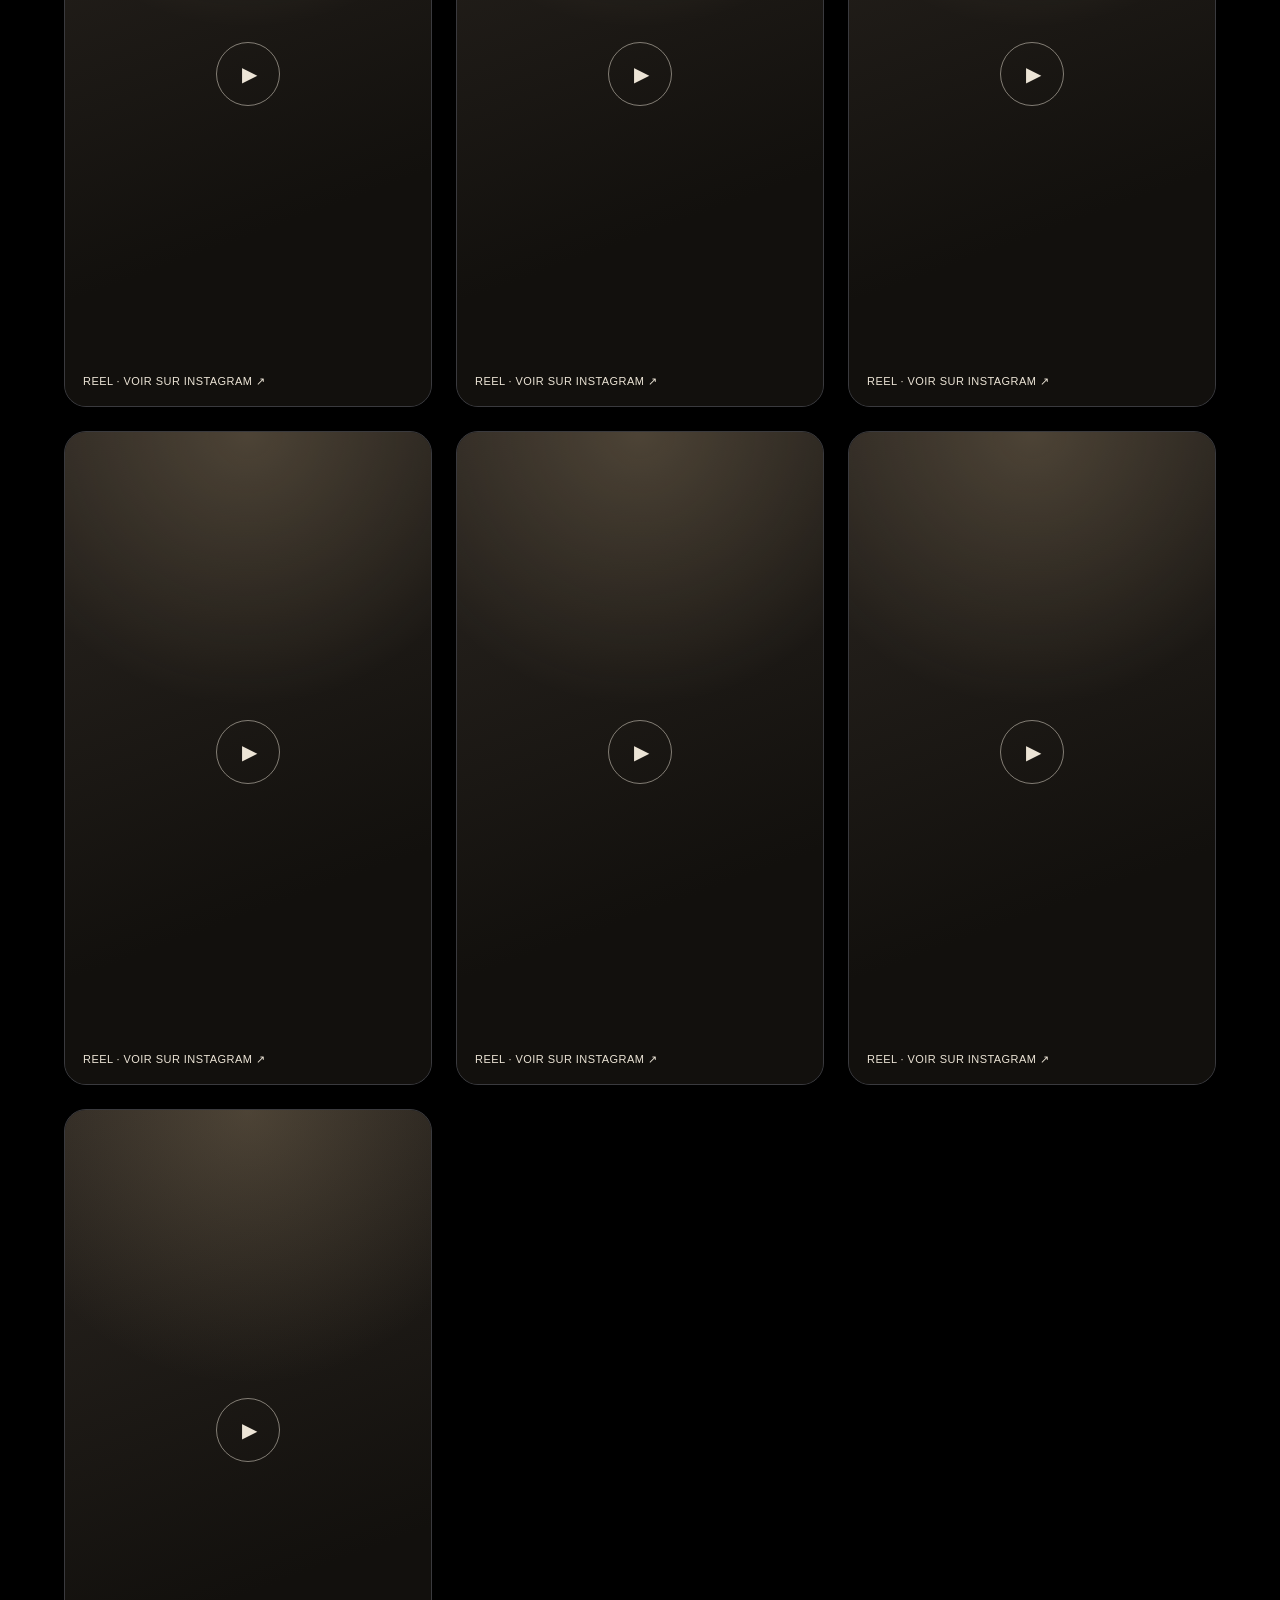
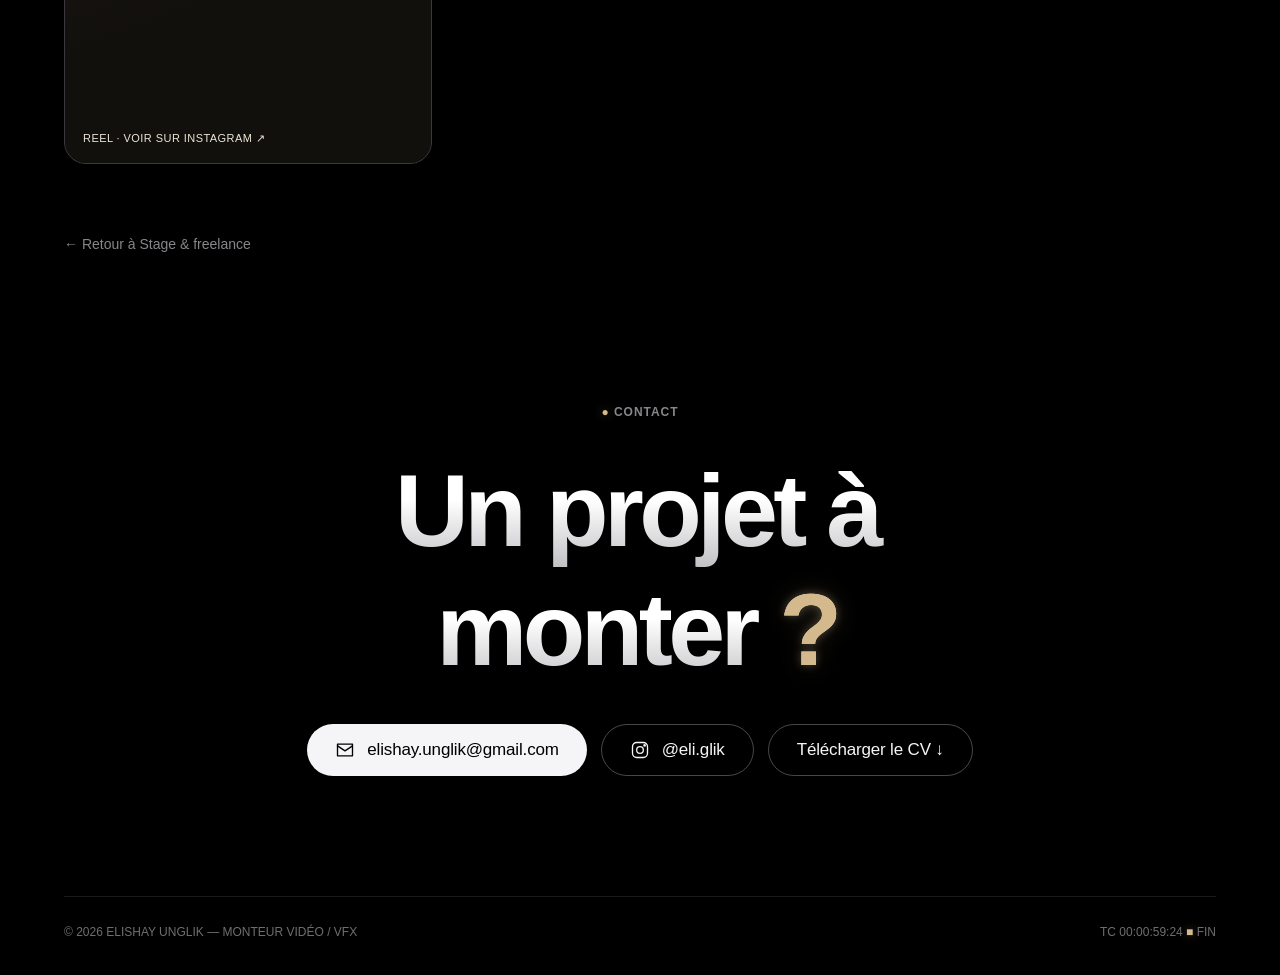
<file: oulpan-lavi.html>
<!DOCTYPE html>
<html lang="fr">
<head>
<meta charset="utf-8">
<meta name="viewport" content="width=device-width, initial-scale=1">
<meta http-equiv="Content-Security-Policy" content="default-src 'self'; script-src 'self' https://www.instagram.com; style-src 'self' 'unsafe-inline' https://fonts.googleapis.com; font-src 'self' https://fonts.gstatic.com; img-src 'self' data: https://i.ytimg.com https://*.cdninstagram.com https://www.instagram.com; frame-src https://www.youtube-nocookie.com https://www.linkedin.com https://www.instagram.com; connect-src 'self' https://www.instagram.com; object-src 'none'; base-uri 'self'; form-action 'none'; upgrade-insecure-requests">
<meta name="referrer" content="strict-origin-when-cross-origin">
<title>Oulpan Lavi — Elishay Unglik</title>
<meta name="description" content="Les reels Instagram montés par Elishay Unglik pour l'école de langue Oulpan Lavi.">
<link rel="preconnect" href="https://fonts.googleapis.com">
<link rel="preconnect" href="https://fonts.gstatic.com" crossorigin>
<link href="https://fonts.googleapis.com/css2?family=IBM+Plex+Mono:wght@400;500&family=Inter:wght@300;400;500;600;700;800&display=swap" rel="stylesheet">
<link rel="stylesheet" href="style.css?v=202610112319">
</head>
<body>
<div class="page">

<header class="topbar">
  <a href="index.html" class="logo" aria-label="Accueil">eu<span class="accent">.</span></a>
  <nav class="nav mono">
    <a href="index.html">Accueil</a>
    <a href="projets.html">Montage vidéo</a>
    <a href="etalonnage.html">Étalonnage</a>
    <a href="vfx.html">VFX</a>
    <a href="freelance.html" class="active">Stage &amp; freelance</a>
    <a href="index.html#contact">Contact</a>
  </nav>
</header>

<section class="page-hero">
  <div class="meta mono">
    <span class="track"><span class="rec accent">●</span> STAGE &amp; FREELANCE · OULPAN LAVI</span>
    <span class="track tabular">TC <span data-tc>00:00:00:00</span></span>
  </div>
  <h1><span class="mask"><span class="d1">Oulpan</span></span><span class="mask"><span class="d2 heavy">Lavi<span class="pop accent">.</span></span></span></h1>
  <div class="rule"></div>
  <div class="fade page-intro">
    <p class="bio">Pour l'école de langue Oulpan Lavi, je monte des reels Instagram : rythme, titrage et habillage pensés pour le format vertical. Les voici, du plus récent au plus ancien.</p>
    <span class="mono hero-tags">INSTAGRAM · REELS · 9:16</span>
  </div>
</section>

<section class="section section-tight">
  <div class="section-head">
    <div class="wipe-in"></div>
    <h2 class="reveal">Reels Instagram</h2>
  </div>
  <div class="reels">
    <blockquote class="instagram-media reel" data-instgrm-permalink="https://www.instagram.com/reel/Dd5iMNwjzF-/" data-instgrm-version="14">
      <a href="https://www.instagram.com/reel/Dd5iMNwjzF-/" target="_blank" rel="noopener" class="reel-fallback"><span class="reel-play" aria-hidden="true">▶</span><span class="mono reel-cta">REEL · VOIR SUR INSTAGRAM ↗</span></a>
    </blockquote>
    <blockquote class="instagram-media reel" data-instgrm-permalink="https://www.instagram.com/reel/Ddn6UjVD39x/" data-instgrm-version="14">
      <a href="https://www.instagram.com/reel/Ddn6UjVD39x/" target="_blank" rel="noopener" class="reel-fallback"><span class="reel-play" aria-hidden="true">▶</span><span class="mono reel-cta">REEL · VOIR SUR INSTAGRAM ↗</span></a>
    </blockquote>
    <blockquote class="instagram-media reel" data-instgrm-permalink="https://www.instagram.com/reel/DdbUqGMAliW/" data-instgrm-version="14">
      <a href="https://www.instagram.com/reel/DdbUqGMAliW/" target="_blank" rel="noopener" class="reel-fallback"><span class="reel-play" aria-hidden="true">▶</span><span class="mono reel-cta">REEL · VOIR SUR INSTAGRAM ↗</span></a>
    </blockquote>
    <blockquote class="instagram-media reel" data-instgrm-permalink="https://www.instagram.com/reel/DdBUKJ4EfPH/" data-instgrm-version="14">
      <a href="https://www.instagram.com/reel/DdBUKJ4EfPH/" target="_blank" rel="noopener" class="reel-fallback"><span class="reel-play" aria-hidden="true">▶</span><span class="mono reel-cta">REEL · VOIR SUR INSTAGRAM ↗</span></a>
    </blockquote>
    <blockquote class="instagram-media reel" data-instgrm-permalink="https://www.instagram.com/reel/Dcap-wiAF4w/" data-instgrm-version="14">
      <a href="https://www.instagram.com/reel/Dcap-wiAF4w/" target="_blank" rel="noopener" class="reel-fallback"><span class="reel-play" aria-hidden="true">▶</span><span class="mono reel-cta">REEL · VOIR SUR INSTAGRAM ↗</span></a>
    </blockquote>
    <blockquote class="instagram-media reel" data-instgrm-permalink="https://www.instagram.com/reel/DcBeFGciq-_/" data-instgrm-version="14">
      <a href="https://www.instagram.com/reel/DcBeFGciq-_/" target="_blank" rel="noopener" class="reel-fallback"><span class="reel-play" aria-hidden="true">▶</span><span class="mono reel-cta">REEL · VOIR SUR INSTAGRAM ↗</span></a>
    </blockquote>
    <blockquote class="instagram-media reel" data-instgrm-permalink="https://www.instagram.com/reel/DbsCau9EcMI/" data-instgrm-version="14">
      <a href="https://www.instagram.com/reel/DbsCau9EcMI/" target="_blank" rel="noopener" class="reel-fallback"><span class="reel-play" aria-hidden="true">▶</span><span class="mono reel-cta">REEL · VOIR SUR INSTAGRAM ↗</span></a>
    </blockquote>
    <blockquote class="instagram-media reel" data-instgrm-permalink="https://www.instagram.com/reel/DbYCZPACN5p/" data-instgrm-version="14">
      <a href="https://www.instagram.com/reel/DbYCZPACN5p/" target="_blank" rel="noopener" class="reel-fallback"><span class="reel-play" aria-hidden="true">▶</span><span class="mono reel-cta">REEL · VOIR SUR INSTAGRAM ↗</span></a>
    </blockquote>
    <blockquote class="instagram-media reel" data-instgrm-permalink="https://www.instagram.com/reel/DbItpTLl36G/" data-instgrm-version="14">
      <a href="https://www.instagram.com/reel/DbItpTLl36G/" target="_blank" rel="noopener" class="reel-fallback"><span class="reel-play" aria-hidden="true">▶</span><span class="mono reel-cta">REEL · VOIR SUR INSTAGRAM ↗</span></a>
    </blockquote>
    <blockquote class="instagram-media reel" data-instgrm-permalink="https://www.instagram.com/reel/DZ9g4PmANGL/" data-instgrm-version="14">
      <a href="https://www.instagram.com/reel/DZ9g4PmANGL/" target="_blank" rel="noopener" class="reel-fallback"><span class="reel-play" aria-hidden="true">▶</span><span class="mono reel-cta">REEL · VOIR SUR INSTAGRAM ↗</span></a>
    </blockquote>
    <blockquote class="instagram-media reel" data-instgrm-permalink="https://www.instagram.com/reel/DZVKygLxn6z/" data-instgrm-version="14">
      <a href="https://www.instagram.com/reel/DZVKygLxn6z/" target="_blank" rel="noopener" class="reel-fallback"><span class="reel-play" aria-hidden="true">▶</span><span class="mono reel-cta">REEL · VOIR SUR INSTAGRAM ↗</span></a>
    </blockquote>
    <blockquote class="instagram-media reel" data-instgrm-permalink="https://www.instagram.com/reel/DY4SCYvRpYz/" data-instgrm-version="14">
      <a href="https://www.instagram.com/reel/DY4SCYvRpYz/" target="_blank" rel="noopener" class="reel-fallback"><span class="reel-play" aria-hidden="true">▶</span><span class="mono reel-cta">REEL · VOIR SUR INSTAGRAM ↗</span></a>
    </blockquote>
    <blockquote class="instagram-media reel" data-instgrm-permalink="https://www.instagram.com/reel/DX7Hc-rE6Uu/" data-instgrm-version="14">
      <a href="https://www.instagram.com/reel/DX7Hc-rE6Uu/" target="_blank" rel="noopener" class="reel-fallback"><span class="reel-play" aria-hidden="true">▶</span><span class="mono reel-cta">REEL · VOIR SUR INSTAGRAM ↗</span></a>
    </blockquote>
    <blockquote class="instagram-media reel" data-instgrm-permalink="https://www.instagram.com/reel/DXOGLMxlJIy/" data-instgrm-version="14">
      <a href="https://www.instagram.com/reel/DXOGLMxlJIy/" target="_blank" rel="noopener" class="reel-fallback"><span class="reel-play" aria-hidden="true">▶</span><span class="mono reel-cta">REEL · VOIR SUR INSTAGRAM ↗</span></a>
    </blockquote>
    <blockquote class="instagram-media reel" data-instgrm-permalink="https://www.instagram.com/reel/DWirjTjCc3V/" data-instgrm-version="14">
      <a href="https://www.instagram.com/reel/DWirjTjCc3V/" target="_blank" rel="noopener" class="reel-fallback"><span class="reel-play" aria-hidden="true">▶</span><span class="mono reel-cta">REEL · VOIR SUR INSTAGRAM ↗</span></a>
    </blockquote>
    <blockquote class="instagram-media reel" data-instgrm-permalink="https://www.instagram.com/reel/DWRnyYJiEex/" data-instgrm-version="14">
      <a href="https://www.instagram.com/reel/DWRnyYJiEex/" target="_blank" rel="noopener" class="reel-fallback"><span class="reel-play" aria-hidden="true">▶</span><span class="mono reel-cta">REEL · VOIR SUR INSTAGRAM ↗</span></a>
    </blockquote>
  </div>
  <a href="freelance.html" class="mono back-link">← Retour à Stage &amp; freelance</a>
</section>

<section id="contact" class="contact">
  <div class="meta mono contact-meta">
    <span><span class="rec accent">●</span> CONTACT</span>
  </div>
  <h2><span class="mask mask-scroll"><span>Un projet à</span></span><span class="mask mask-scroll"><span class="heavy">monter<span class="accent"> ?</span></span></span></h2>
  <div class="buttons">
    <a href="mailto:elishay.unglik@gmail.com" class="btn btn-fill btn-lg">
      <svg width="20" height="20" viewBox="0 0 24 24" fill="none" stroke="#F7EEE6" stroke-width="1.6" stroke-linecap="round" stroke-linejoin="round" aria-hidden="true"><rect x="3" y="5" width="18" height="14"/><path d="M3 7l9 6 9-6"/></svg>
      elishay.unglik@gmail.com
    </a>
    <a href="https://www.instagram.com/eli.glik/" target="_blank" rel="noopener" class="btn btn-line btn-lg">
      <svg width="20" height="20" viewBox="0 0 24 24" fill="none" stroke="#161615" stroke-width="1.6" stroke-linecap="round" stroke-linejoin="round" aria-hidden="true"><rect x="3" y="3" width="18" height="18" rx="5"/><circle cx="12" cy="12" r="4"/><circle cx="17.5" cy="6.5" r="0.8" fill="#161615"/></svg>
      @eli.glik
    </a>
    <a href="assets/Elishay-Unglik-CV.pdf" target="_blank" rel="noopener" download class="btn btn-line btn-lg">Télécharger le CV ↓</a>
  </div>
</section>

<footer class="footer mono">
  <span>© 2026 ELISHAY UNGLIK — MONTEUR VIDÉO / VFX</span>
  <span>TC 00:00:59:24 <span class="accent">■</span> FIN</span>
</footer>

</div>
<script src="main.js?v=202610112150"></script>
<script async src="https://www.instagram.com/embed.js"></script>
</body>
</html>
</file>
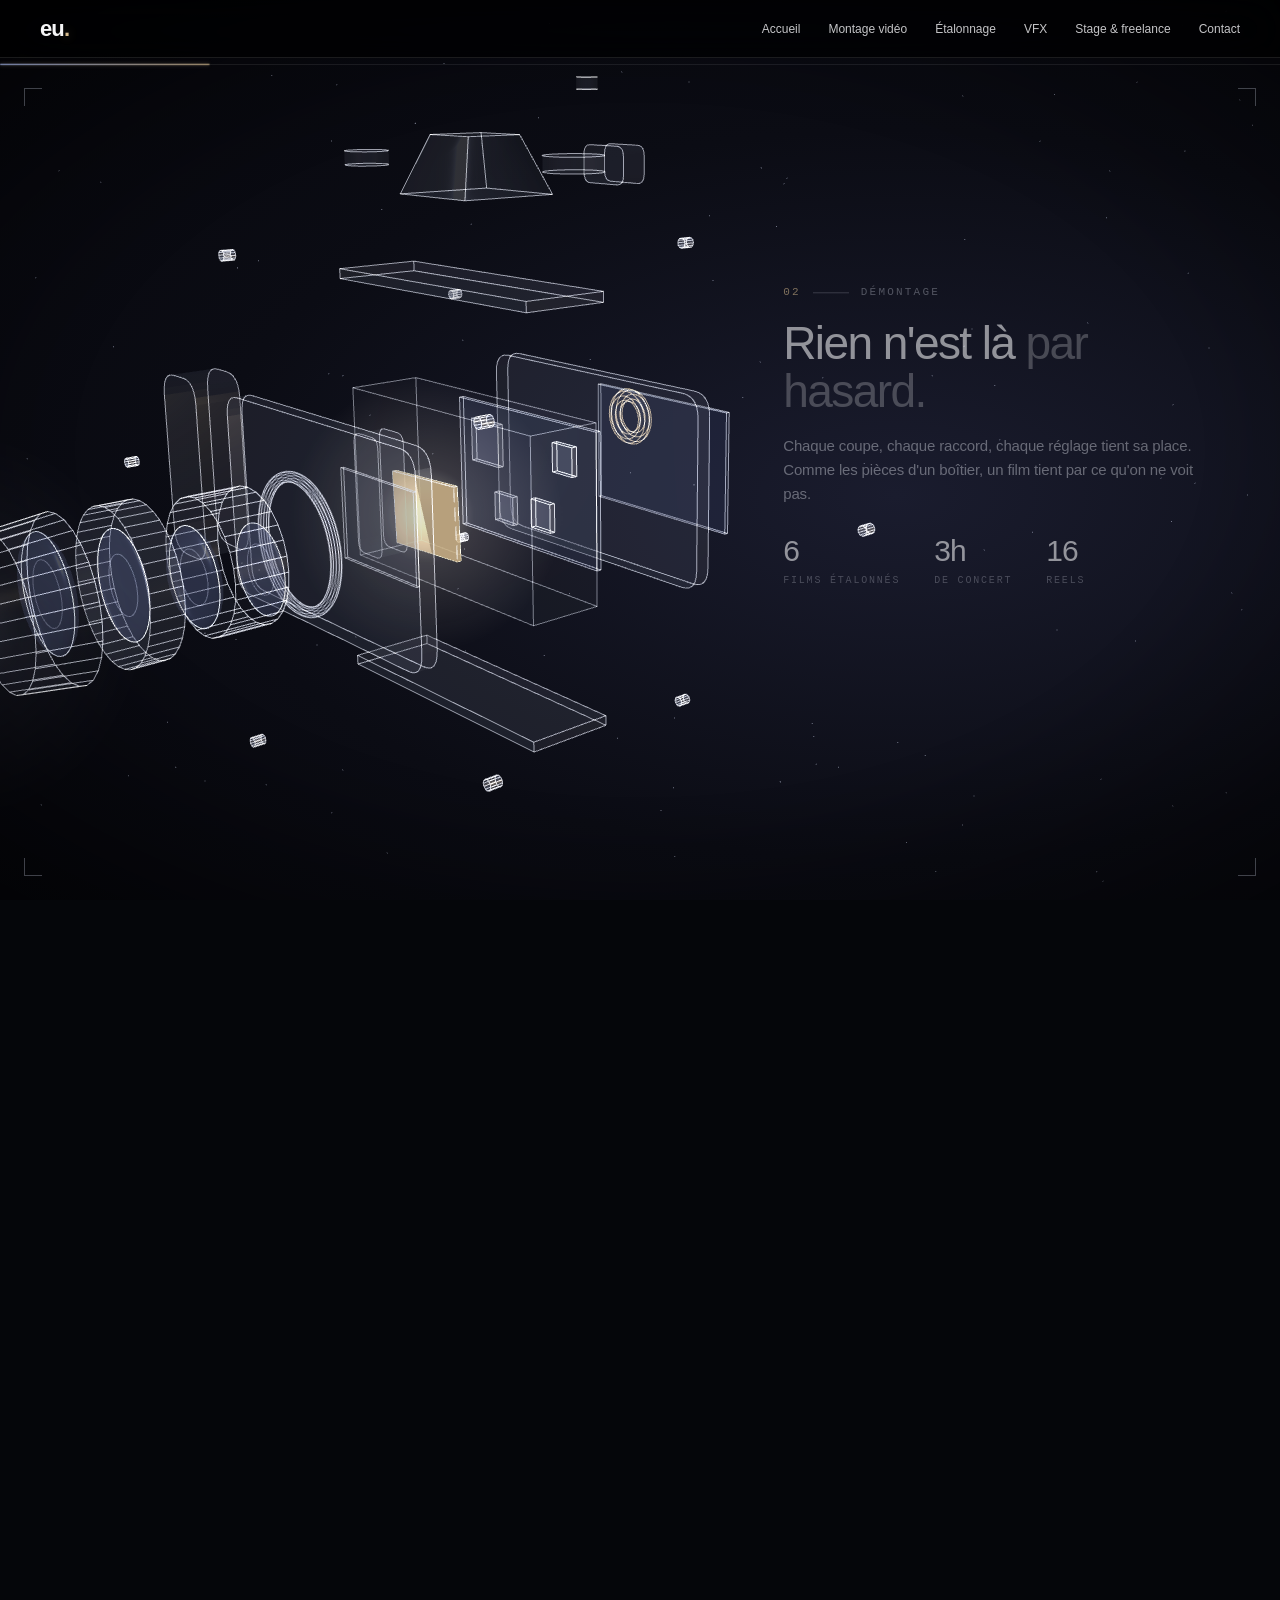
<file: test.html>
<!DOCTYPE html>
<html lang="fr">
<head>
<meta charset="utf-8">
<meta name="viewport" content="width=device-width, initial-scale=1">
<meta http-equiv="Content-Security-Policy" content="default-src 'self'; script-src 'self' https://www.instagram.com; style-src 'self' 'unsafe-inline' https://fonts.googleapis.com; font-src 'self' https://fonts.gstatic.com; img-src 'self' data: https://i.ytimg.com https://*.cdninstagram.com https://www.instagram.com; frame-src https://www.youtube-nocookie.com https://www.linkedin.com https://www.instagram.com; connect-src 'self' https://www.instagram.com; object-src 'none'; base-uri 'self'; form-action 'none'; upgrade-insecure-requests">
<meta name="referrer" content="strict-origin-when-cross-origin">
<meta name="robots" content="noindex">
<title>Test — Elishay Unglik</title>
<link rel="preconnect" href="https://fonts.googleapis.com">
<link rel="preconnect" href="https://fonts.gstatic.com" crossorigin>
<link href="https://fonts.googleapis.com/css2?family=IBM+Plex+Mono:wght@400;500&family=Inter:wght@300;400;500;600;700;800&display=swap" rel="stylesheet">
<link rel="stylesheet" href="style.css?v=202610112319">
<style>
  html,body{background:#05060a}
  body{background:radial-gradient(120% 90% at 70% 55%,#1a1c2e 0%,#0b0c14 45%,#040408 100%) fixed}
  #cam3d{position:fixed;inset:0;width:100%;height:100%;display:block;z-index:0}
  .cam-vignette{position:fixed;inset:0;z-index:1;pointer-events:none;background:radial-gradient(80% 70% at 50% 50%,transparent 55%,rgba(0,0,0,.6) 100%)}
  .cam-frame{position:fixed;inset:88px 24px 24px;z-index:1;pointer-events:none}
  .cam-frame i{position:absolute;width:18px;height:18px;border-color:rgba(220,226,245,.28);border-style:solid;border-width:0}
  .cam-frame i:nth-child(1){top:0;left:0;border-top-width:1px;border-left-width:1px}
  .cam-frame i:nth-child(2){top:0;right:0;border-top-width:1px;border-right-width:1px}
  .cam-frame i:nth-child(3){bottom:0;left:0;border-bottom-width:1px;border-left-width:1px}
  .cam-frame i:nth-child(4){bottom:0;right:0;border-bottom-width:1px;border-right-width:1px}
  .cam-progress{position:fixed;left:0;right:0;top:64px;height:1px;z-index:5;background:rgba(255,255,255,.08)}
  .cam-progress span{display:block;height:100%;background:linear-gradient(90deg,#9fb0e8,#d4b98c);transform-origin:left;transform:scaleX(0);box-shadow:0 0 10px rgba(212,185,140,.5)}
  .cam-page .topbar{position:fixed;top:0;left:50%;transform:translateX(-50%);width:min(100% - 32px,1200px);z-index:6}
  #cam-lines{position:fixed;inset:0;width:100%;height:100%;z-index:2;pointer-events:none}
  #cam-lines line{stroke:rgba(225,230,248,.7);stroke-width:1}
  #cam-labels{position:fixed;inset:0;z-index:3;pointer-events:none}
  .cam-label{position:absolute;left:0;top:0;display:flex;flex-direction:column;gap:3px;white-space:nowrap;opacity:0}
  .cam-label.is-left{align-items:flex-end;text-align:right}
  .cam-label-t{font-size:14px;color:#f3f4f8;letter-spacing:-.01em}
  .cam-label-s{font:500 10px/1 'IBM Plex Mono',monospace;letter-spacing:.18em;color:rgba(212,185,140,.85)}
  .cam-panels{position:fixed;inset:0;z-index:4;pointer-events:none}
  .cam-panel{position:absolute;top:50%;margin-top:-170px;width:min(420px,40vw);visibility:hidden;opacity:0}
  .cam-panel.left{left:max(40px,6vw)}
  .cam-panel.right{right:max(40px,6vw)}
  .cam-panel.center{left:50%;margin-left:min(-210px,-20vw);text-align:center;top:auto;bottom:12vh;margin-top:0}
  .cam-panel a,.cam-panel button{pointer-events:auto}
  .cam-eyebrow{display:flex;align-items:center;gap:12px;font:500 11px/1 'IBM Plex Mono',monospace;letter-spacing:.2em;color:rgba(230,233,245,.55);margin-bottom:22px}
  .cam-eyebrow b{font-weight:500;color:#d4b98c}
  .cam-eyebrow i{width:36px;height:1px;background:rgba(230,233,245,.35)}
  .cam-panel.center .cam-eyebrow{justify-content:center}
  .cam-panel h2{margin:0 0 18px;font-size:clamp(30px,3.6vw,50px);line-height:1.04;letter-spacing:-.035em;font-weight:500;color:#f5f5f7}
  .cam-panel h2 em{font-style:normal;color:rgba(245,245,247,.42)}
  .cam-panel p{margin:0;font-size:15px;line-height:1.6;color:rgba(235,237,245,.68)}
  .cam-stats{display:flex;gap:34px;margin-top:28px}
  .cam-stats.center{justify-content:center}
  .cam-stats div{display:flex;flex-direction:column;gap:8px}
  .cam-stats strong{font-size:30px;font-weight:400;letter-spacing:-.03em;color:#f5f5f7}
  .cam-stats span{font:500 10px/1 'IBM Plex Mono',monospace;letter-spacing:.18em;color:rgba(230,233,245,.45)}
  .cam-cta{display:flex;gap:12px;margin-top:28px;flex-wrap:wrap}
  .cam-panel.center .cam-cta{justify-content:center}
  .cam-spacer{height:600vh}
  .cam-hint{position:fixed;left:50%;bottom:28px;transform:translateX(-50%);z-index:4;font:500 10px/1 'IBM Plex Mono',monospace;letter-spacing:.24em;color:rgba(230,233,245,.45);transition:opacity .4s}
  @media (max-width:759px){
    .cam-panel,.cam-panel.left,.cam-panel.right,.cam-panel.center{left:20px;right:20px;width:auto;top:auto;bottom:40px;margin:0;text-align:left}
    .cam-panel.center .cam-eyebrow,.cam-panel.center .cam-cta,.cam-stats.center{justify-content:flex-start}
    .cam-panel h2{font-size:30px}
    .cam-panel p{font-size:14px}
    .cam-stats{gap:22px;margin-top:18px}
    .cam-stats strong{font-size:24px}
    .cam-frame{inset:80px 12px 12px}
    .cam-label-t{font-size:12px}
    .cam-hint{display:none}
  }
</style>
</head>
<body class="cam-page">
<div class="page">
<header class="topbar">
  <a href="index.html" class="logo" aria-label="Accueil">eu<span class="accent">.</span></a>
  <nav class="nav mono">
    <a href="index.html">Accueil</a>
    <a href="projets.html">Montage vidéo</a>
    <a href="etalonnage.html">Étalonnage</a>
    <a href="vfx.html">VFX</a>
    <a href="freelance.html">Stage &amp; freelance</a>
    <a href="index.html#contact">Contact</a>
  </nav>
</header>
</div>

<div class="cam-progress" aria-hidden="true"><span></span></div>
<canvas id="cam3d" aria-hidden="true"></canvas>
<div class="cam-vignette" aria-hidden="true"></div>
<div class="cam-frame" aria-hidden="true"><i></i><i></i><i></i><i></i></div>
<svg id="cam-lines" aria-hidden="true"></svg>
<div id="cam-labels" aria-hidden="true"></div>

<main class="cam-panels">
  <section class="cam-panel left">
    <div class="cam-eyebrow"><b>01</b><i></i>ELISHAY UNGLIK · MONTEUR VIDÉO / VFX</div>
    <h2>Tout ce que je monte est d'abord <em>passé par le verre.</em></h2>
    <p>Un plan, une lumière, un capteur. Voici la machine derrière chaque image, démontée pièce par pièce.</p>
    <div class="cam-cta"><a href="#" class="btn btn-fill" data-next>Démonter ↓</a><a href="projets.html" class="btn btn-line">Voir les projets</a></div>
  </section>
  <section class="cam-panel right">
    <div class="cam-eyebrow"><b>02</b><i></i>DÉMONTAGE</div>
    <h2>Rien n'est là <em>par hasard.</em></h2>
    <p>Chaque coupe, chaque raccord, chaque réglage tient sa place. Comme les pièces d'un boîtier, un film tient par ce qu'on ne voit pas.</p>
    <div class="cam-stats"><div><strong>6</strong><span>FILMS ÉTALONNÉS</span></div><div><strong>3h</strong><span>DE CONCERT</span></div><div><strong>16</strong><span>REELS</span></div></div>
  </section>
  <section class="cam-panel left">
    <div class="cam-eyebrow"><b>03</b><i></i>LE REGARD · MONTAGE</div>
    <h2>Le montage commence <em>au cadrage.</em></h2>
    <p>Choisir un plan, c'est choisir ce que l'œil verra. Je monte sur Premiere Pro et DaVinci Resolve : rythme, raccords, titrage et habillage.</p>
    <div class="cam-stats"><div><strong>12</strong><span>VIDÉOS YOUTUBE</span></div><div><strong>12k</strong><span>VUES</span></div></div>
  </section>
  <section class="cam-panel right">
    <div class="cam-eyebrow"><b>04</b><i></i>LA LUMIÈRE · ÉTALONNAGE</div>
    <h2>Le capteur garde la lumière. <em>L'étalonnage la révèle.</em></h2>
    <p>Sur DaVinci Resolve, je raccorde les plans et je construis le look de chaque film, pour que la couleur raconte la même histoire que l'image.</p>
    <div class="cam-stats"><div><strong>6</strong><span>FILMS</span></div><div><strong>1</strong><span>JOUR PAR FILM</span></div></div>
  </section>
  <section class="cam-panel left">
    <div class="cam-eyebrow"><b>05</b><i></i>LA STRUCTURE · VFX</div>
    <h2>Ce qu'on ajoute <em>ne doit jamais se voir.</em></h2>
    <p>Compositing, roto, tracking et motion design sur After Effects, Fusion et Blender : des effets intégrés au point de faire partie du plan.</p>
  </section>
  <section class="cam-panel center">
    <div class="cam-eyebrow"><b>06</b><i></i>LE FILM</div>
    <h2>Puis tout se referme, <em>et c'est un film.</em></h2>
    <div class="cam-cta"><a href="projets.html" class="btn btn-fill">Voir les projets</a><a href="index.html#contact" class="btn btn-line">Me contacter</a></div>
  </section>
</main>
<div class="cam-hint" aria-hidden="true">SCROLLEZ POUR DÉMONTER</div>
<div class="cam-spacer"></div>

<script type="module" src="assets/test.js"></script>
</body>
</html>
</file>
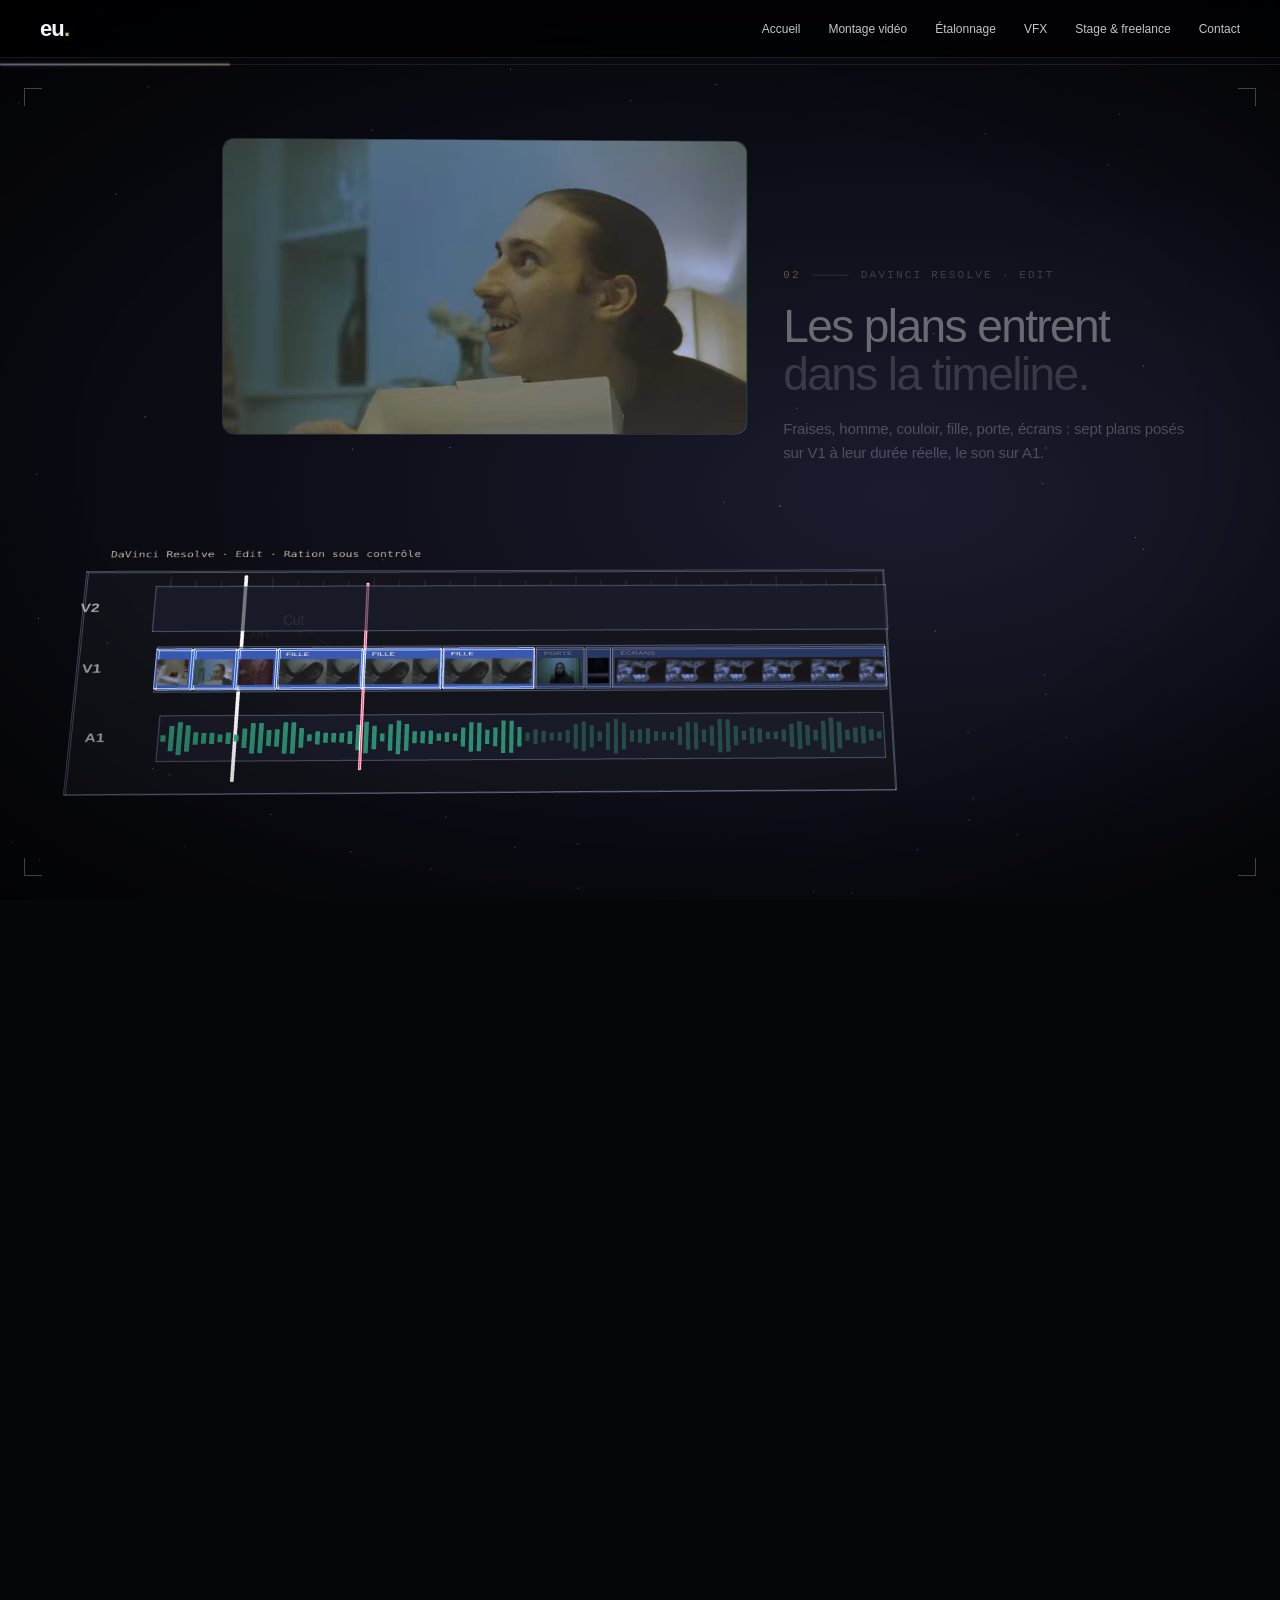
<file: test2.html>
<!DOCTYPE html>
<html lang="fr">
<head>
<meta charset="utf-8">
<meta name="viewport" content="width=device-width, initial-scale=1">
<meta http-equiv="Content-Security-Policy" content="default-src 'self'; script-src 'self' https://www.instagram.com; style-src 'self' 'unsafe-inline' https://fonts.googleapis.com; font-src 'self' https://fonts.gstatic.com; img-src 'self' data: https://i.ytimg.com https://*.cdninstagram.com https://www.instagram.com; frame-src https://www.youtube-nocookie.com https://www.linkedin.com https://www.instagram.com; connect-src 'self' https://www.instagram.com; object-src 'none'; base-uri 'self'; form-action 'none'; upgrade-insecure-requests">
<meta name="referrer" content="strict-origin-when-cross-origin">
<meta name="robots" content="noindex">
<title>Test 2 — Elishay Unglik</title>
<link rel="preconnect" href="https://fonts.googleapis.com">
<link rel="preconnect" href="https://fonts.gstatic.com" crossorigin>
<link href="https://fonts.googleapis.com/css2?family=IBM+Plex+Mono:wght@400;500&family=Inter:wght@300;400;500;600;700;800&display=swap" rel="stylesheet">
<link rel="stylesheet" href="style.css?v=202610112319">
<style>
  html,body{background:#05060a}
  body{background:radial-gradient(120% 90% at 70% 55%,#1a1c2e 0%,#0b0c14 45%,#040408 100%) fixed}
  #cam3d{position:fixed;inset:0;width:100%;height:100%;display:block;z-index:0}
  .cam-vignette{position:fixed;inset:0;z-index:1;pointer-events:none;background:radial-gradient(80% 70% at 50% 50%,transparent 55%,rgba(0,0,0,.6) 100%)}
  .cam-frame{position:fixed;inset:88px 24px 24px;z-index:1;pointer-events:none}
  .cam-frame i{position:absolute;width:18px;height:18px;border-color:rgba(220,226,245,.28);border-style:solid;border-width:0}
  .cam-frame i:nth-child(1){top:0;left:0;border-top-width:1px;border-left-width:1px}
  .cam-frame i:nth-child(2){top:0;right:0;border-top-width:1px;border-right-width:1px}
  .cam-frame i:nth-child(3){bottom:0;left:0;border-bottom-width:1px;border-left-width:1px}
  .cam-frame i:nth-child(4){bottom:0;right:0;border-bottom-width:1px;border-right-width:1px}
  .cam-progress{position:fixed;left:0;right:0;top:64px;height:1px;z-index:5;background:rgba(255,255,255,.08)}
  .cam-progress span{display:block;height:100%;background:linear-gradient(90deg,#9fb0e8,#d4b98c);transform-origin:left;transform:scaleX(0);box-shadow:0 0 10px rgba(212,185,140,.5)}
  .cam-page .topbar{position:fixed;top:0;left:50%;transform:translateX(-50%);width:min(100% - 32px,1200px);z-index:6}
  #cam-lines{position:fixed;inset:0;width:100%;height:100%;z-index:2;pointer-events:none}
  #cam-lines line{stroke:rgba(225,230,248,.7);stroke-width:1}
  #cam-labels{position:fixed;inset:0;z-index:3;pointer-events:none}
  .cam-label{position:absolute;left:0;top:0;display:flex;flex-direction:column;gap:3px;white-space:nowrap;opacity:0}
  .cam-label.is-left{align-items:flex-end;text-align:right}
  .cam-label-t{font-size:14px;color:#f3f4f8;letter-spacing:-.01em}
  .cam-label-s{font:500 10px/1 'IBM Plex Mono',monospace;letter-spacing:.18em;color:rgba(212,185,140,.85)}
  .cam-panels{position:fixed;inset:0;z-index:4;pointer-events:none}
  .cam-panel{position:absolute;top:50%;margin-top:-170px;width:min(420px,40vw);visibility:hidden;opacity:0}
  .cam-panel.left{left:max(40px,6vw)}
  .cam-panel.right{right:max(40px,6vw)}
  .cam-panel.center{left:50%;margin-left:min(-210px,-20vw);text-align:center;top:auto;bottom:12vh;margin-top:0}
  .cam-panel a,.cam-panel button{pointer-events:auto}
  .cam-eyebrow{display:flex;align-items:center;gap:12px;font:500 11px/1 'IBM Plex Mono',monospace;letter-spacing:.2em;color:rgba(230,233,245,.55);margin-bottom:22px}
  .cam-eyebrow b{font-weight:500;color:#d4b98c}
  .cam-eyebrow i{width:36px;height:1px;background:rgba(230,233,245,.35)}
  .cam-panel.center .cam-eyebrow{justify-content:center}
  .cam-panel h2{margin:0 0 18px;font-size:clamp(30px,3.6vw,50px);line-height:1.04;letter-spacing:-.035em;font-weight:500;color:#f5f5f7}
  .cam-panel h2 em{font-style:normal;color:rgba(245,245,247,.42)}
  .cam-panel p{margin:0;font-size:15px;line-height:1.6;color:rgba(235,237,245,.68)}
  .cam-stats{display:flex;gap:34px;margin-top:28px}
  .cam-stats.center{justify-content:center}
  .cam-stats div{display:flex;flex-direction:column;gap:8px}
  .cam-stats strong{font-size:30px;font-weight:400;letter-spacing:-.03em;color:#f5f5f7}
  .cam-stats span{font:500 10px/1 'IBM Plex Mono',monospace;letter-spacing:.18em;color:rgba(230,233,245,.45)}
  .cam-cta{display:flex;gap:12px;margin-top:28px;flex-wrap:wrap}
  .cam-panel.center .cam-cta{justify-content:center}
  .cam-spacer{height:800vh}
  .cam-hint{position:fixed;left:50%;bottom:28px;transform:translateX(-50%);z-index:4;font:500 10px/1 'IBM Plex Mono',monospace;letter-spacing:.24em;color:rgba(230,233,245,.45);transition:opacity .4s}
  @media (max-width:759px){
    .cam-panel,.cam-panel.left,.cam-panel.right,.cam-panel.center{left:20px;right:20px;width:auto;top:auto;bottom:40px;margin:0;text-align:left}
    .cam-panel.center .cam-eyebrow,.cam-panel.center .cam-cta,.cam-stats.center{justify-content:flex-start}
    .cam-panel h2{font-size:30px}
    .cam-panel p{font-size:14px}
    .cam-stats{gap:22px;margin-top:18px}
    .cam-stats strong{font-size:24px}
    .cam-frame{inset:80px 12px 12px}
    .cam-label-t{font-size:12px}
    .cam-hint{display:none}
  }
</style>
</head>
<body class="cam-page">
<div class="page">
<header class="topbar">
  <a href="index.html" class="logo" aria-label="Accueil">eu<span class="accent">.</span></a>
  <nav class="nav mono">
    <a href="index.html">Accueil</a>
    <a href="projets.html">Montage vidéo</a>
    <a href="etalonnage.html">Étalonnage</a>
    <a href="vfx.html">VFX</a>
    <a href="freelance.html">Stage &amp; freelance</a>
    <a href="index.html#contact">Contact</a>
  </nav>
</header>
</div>

<div class="cam-progress" aria-hidden="true"><span></span></div>
<canvas id="cam3d" aria-hidden="true"></canvas>
<div class="cam-vignette" aria-hidden="true"></div>
<div class="cam-frame" aria-hidden="true"><i></i><i></i><i></i><i></i></div>
<svg id="cam-lines" aria-hidden="true"></svg>
<div id="cam-labels" aria-hidden="true"></div>

<main class="cam-panels">
  <section class="cam-panel left">
    <div class="cam-eyebrow"><b>01</b><i></i>RATION SOUS CONTRÔLE · EICAR 2026</div>
    <h2>Le rush, <em>tel qu'il sort de la caméra.</em></h2>
    <p>Image en LOG : plate, désaturée, rien n'est encore décidé. Voici tout ce qu'elle traverse avant de devenir le film.</p>
    <div class="cam-cta"><a href="#" class="btn btn-fill" data-next>Décortiquer ↓</a><a href="projets.html" class="btn btn-line">Voir les projets</a></div>
  </section>
  <section class="cam-panel right">
    <div class="cam-eyebrow"><b>02</b><i></i>DAVINCI RESOLVE · EDIT</div>
    <h2>Les plans entrent <em>dans la timeline.</em></h2>
    <p>Fraises, homme, couloir, fille, porte, écrans : sept plans posés sur V1 à leur durée réelle, le son sur A1.</p>
  </section>
  <section class="cam-panel left">
    <div class="cam-eyebrow"><b>03</b><i></i>CUT · ZOOM</div>
    <h2>Couper au bon moment, <em>recadrer au plus juste.</em></h2>
    <p>Un coup de lame ouvre le long plan de la fille, puis un zoom resserre le cadre sur l'action.</p>
  </section>
  <section class="cam-panel right">
    <div class="cam-eyebrow"><b>04</b><i></i>REMPLACEMENT</div>
    <h2>Le méchant <em>prend sa place.</em></h2>
    <p>Le morceau coupé est remplacé par le plan B, calé à l'image près dans la timeline.</p>
  </section>
  <section class="cam-panel left">
    <div class="cam-eyebrow"><b>05</b><i></i>AFTER EFFECTS · ROTO</div>
    <h2>L'image se sépare <em>en calques.</em></h2>
    <p>La comédienne est détourée avec une spline de rotoscopie : elle passe sur son propre calque, prête pour les effets.</p>
  </section>
  <section class="cam-panel right">
    <div class="cam-eyebrow"><b>06</b><i></i>AFTER EFFECTS · MOTION</div>
    <h2>Le titre s'anime <em>et suit le visage.</em></h2>
    <p>Un point de tracking accroche les éléments graphiques au visage pendant que le titre entre dans le cadre.</p>
  </section>
  <section class="cam-panel left">
    <div class="cam-eyebrow"><b>07</b><i></i>DAVINCI RESOLVE · COLOR</div>
    <h2>Du LOG <em>au FINAL.</em></h2>
    <p>Les roues Lift, Gamma et Gain et trois nœuds de correction donnent au film ses verts froids et ses ombres denses. Le volet montre l'avant et l'après.</p>
  </section>
  <section class="cam-panel center">
    <div class="cam-eyebrow"><b>08</b><i></i>RENDU FINAL</div>
    <h2>Ration sous contrôle, <em>montage et étalonnage.</em></h2>
    <div class="cam-cta"><a href="projets.html" class="btn btn-fill">Voir les projets</a><a href="index.html#contact" class="btn btn-line">Me contacter</a></div>
  </section>
</main>
<div class="cam-hint" aria-hidden="true">SCROLLEZ POUR DÉCORTIQUER</div>
<div class="cam-spacer"></div>

<script type="module" src="assets/test2.js?v=202610291047"></script>
</body>
</html>
</file>
<file: style.css>
/* Coolvetica (Typodermic, dafont) : déposer le fichier dans assets/fonts/ */
@font-face{font-family:'Coolvetica';src:url('assets/fonts/coolvetica.woff2') format('woff2'),url('assets/fonts/coolvetica.otf') format('opentype'),url('assets/fonts/coolvetica.ttf') format('truetype');font-weight:400 900;font-display:swap}
:root{
  --display:'Coolvetica','Inter',system-ui,sans-serif;
  --accent:#4B5A2A;
  --bg:#F7F3F2;
  --surface:#EEE7E5;
  --line:#E0D8D6;
  --line-strong:#B8AEAC;
  --ink:#161615;
  --text:#2a2926;
  --muted:#6a6762;
  --body:#4a4844;
  --dark:#2c3319;
  --mono:'IBM Plex Mono',monospace;
}
*{box-sizing:border-box}
html{scroll-behavior:smooth}
body{margin:0;background:var(--bg);color:var(--text);font-family:'Inter',system-ui,sans-serif;-webkit-font-smoothing:antialiased}
a{color:var(--ink);text-decoration:none}
a:hover{color:var(--accent)}
img{max-width:100%}
.mono{font-family:var(--mono)}
.accent{color:var(--accent)}
.heavy{font-weight:800}
.muted{color:var(--muted);font-weight:300}
.tabular{font-variant-numeric:tabular-nums}

.page{max-width:1280px;margin:0 auto;padding:0 clamp(16px,5vw,64px);display:flex;flex-direction:column}

/* Header */
.topbar{display:flex;flex-wrap:wrap;gap:16px 32px;justify-content:space-between;align-items:center;padding:28px 0;border-bottom:1px solid var(--line)}
.logo{display:flex;align-items:center;justify-content:center;width:48px;height:48px;border:1px solid var(--accent);font-weight:500;font-size:20px;letter-spacing:-1px}
.nav{display:flex;flex-wrap:wrap;gap:8px 28px;font-size:13px;letter-spacing:1px;text-transform:uppercase}
.nav a{color:var(--body);padding:12px 0}

/* Hero */
.hero{display:flex;flex-direction:column;gap:56px;padding:clamp(56px,9vw,120px) 0 64px}
.meta{display:flex;flex-wrap:wrap;gap:8px 24px;justify-content:space-between;font-size:12px;letter-spacing:1.5px;color:var(--muted)}
.hero h1{margin:0;font-weight:300;font-size:clamp(44px,8vw,120px);line-height:1;letter-spacing:-.05em;color:var(--ink)}
.hero-foot{display:flex;flex-direction:column;gap:32px}
.hero-cta{display:flex;flex-direction:column;gap:20px;align-items:flex-start}
.hero-tags{display:flex;flex-direction:column;gap:6px;font-size:13px;letter-spacing:1px;color:var(--muted)}
.buttons{display:flex;flex-wrap:wrap;gap:12px}
.btn{display:inline-flex;align-items:center;gap:12px;min-height:48px;padding:0 26px;font-weight:500;font-size:15px}
.btn-lg{min-height:56px;padding:0 28px;font-size:16px}
.btn-fill{background:var(--accent);color:var(--bg)}
.btn-fill:hover{color:var(--bg);background:#3d4a22}
.btn-line{border:1px solid var(--line-strong);color:var(--ink)}

/* Cards */
.card{position:relative;display:flex;flex-direction:column;justify-content:space-between;background:var(--surface);border:1px solid var(--line);color:var(--ink);overflow:hidden;transition:border-color .2s,transform .2s}
.card:hover{border-color:var(--accent);transform:translateY(-3px);color:var(--ink)}
.card-meta{position:relative;z-index:1;display:flex;justify-content:space-between;gap:12px;font-size:11px;letter-spacing:1px;color:var(--muted)}


/* Sections */
.section{display:flex;flex-direction:column;gap:32px;padding:clamp(80px,10vw,128px) 0 0}
#parcours{gap:48px}
#competences{gap:40px}
.section-head{position:relative;display:flex;flex-wrap:wrap;gap:12px;justify-content:space-between;align-items:baseline;padding-top:24px}
.section-head .wipe-in{position:absolute;top:0;left:0;right:0;height:1px;background:var(--accent)}
.section-head h2{margin:0;font-weight:500;font-size:clamp(32px,4vw,48px);letter-spacing:-.03em;color:var(--ink)}
.section-head .mono{font-size:13px}

/* Projects */
.grid{display:grid;grid-template-columns:repeat(auto-fill,minmax(min(100%,340px),1fr));gap:16px}
.project{aspect-ratio:3/2;padding:28px}
.card-body{position:relative;z-index:1;display:flex;flex-direction:column;gap:10px}
.card-title{font-weight:500;font-size:30px;letter-spacing:-.03em;line-height:1.1}
.card-sub{font-size:14px;color:#5a5853}

.project.dark{background:var(--dark);border-color:var(--dark);color:#f2f2ef}
.project.dark .card-meta{color:#d4b98c}
.project.dark .card-sub{color:#d6d0c4}
.project.dark:hover{color:#f2f2ef;border-color:#d4b98c}

.project.service{background:var(--bg);border:1px dashed var(--accent)}
.project.service .card-meta{color:var(--accent)}

/* Project cards with a video thumbnail */
.project.has-thumb{background:var(--dark);border-color:var(--dark);color:#f2f2ef}
.project.has-thumb .thumb{position:absolute;inset:0;width:100%;height:100%;object-fit:cover;filter:saturate(.9);transition:transform .6s cubic-bezier(.19,1,.22,1)}
.project.has-thumb::after{content:"";position:absolute;inset:0;background:linear-gradient(180deg,rgba(22,22,21,.55) 0%,rgba(22,22,21,.05) 35%,rgba(22,22,21,.15) 55%,rgba(22,22,21,.85) 100%)}
.project.has-thumb .card-meta{color:#ece4d6}
.project.has-thumb .card-sub{color:#d6d0c4}
.project.has-thumb:hover{color:#f2f2ef;border-color:#d4b98c}
.project.has-thumb:hover .thumb{transform:scale(1.04)}

/* About */
.about{display:grid;grid-template-columns:repeat(auto-fit,minmax(min(100%,380px),1fr));gap:48px 72px;align-items:start}
.portrait{position:relative;border:1px solid var(--accent);padding:14px}
.portrait img{display:block;width:100%;aspect-ratio:4/5;object-fit:cover;object-position:50% 30%;filter:grayscale(1) contrast(1.05)}
.corner{position:absolute;font-size:15px}
.corner.tl{top:-10px;left:-6px}
.corner.br{bottom:-11px;right:-6px}
.about-text{display:flex;flex-direction:column;gap:28px}
.lead{margin:0;font-weight:300;font-size:clamp(26px,3vw,38px);line-height:1.2;letter-spacing:-.02em;color:var(--ink)}
.bio{margin:0;font-size:17px;line-height:1.7;color:var(--body)}
.timeline{display:flex;flex-direction:column;font-size:15px}
.row{display:grid;grid-template-columns:120px minmax(0,1fr);gap:16px;padding:18px 0;border-top:1px solid var(--line)}
.row:last-child{border-bottom:1px solid var(--line)}
.row>.mono{font-size:12px;padding-top:3px}
.row>div{display:flex;flex-direction:column;gap:4px}
.row-title{color:var(--ink);font-weight:500}
.row-sub{color:var(--muted)}

/* Skills */
.skills{display:grid;grid-template-columns:repeat(auto-fit,minmax(min(100%,260px),1fr));gap:16px}
.skill-box{display:flex;flex-direction:column;gap:18px;padding:28px;background:var(--surface)}
.skill-box .label{font-size:12px;letter-spacing:1px;color:var(--muted)}
.icons{display:flex;flex-wrap:wrap;gap:12px;align-items:center}
.icons img{width:44px;height:44px;border-radius:9px;object-fit:contain}

/* Contact */
.contact{display:flex;flex-direction:column;gap:40px;padding:clamp(96px,12vw,160px) 0 clamp(80px,10vw,120px)}
.contact-meta{padding-top:24px;border-top:1px solid var(--accent)}
.contact h2{margin:0;font-weight:300;font-size:clamp(44px,8vw,120px);line-height:1.02;letter-spacing:-.05em;color:var(--ink)}

.footer{display:flex;flex-wrap:wrap;gap:12px 24px;justify-content:space-between;padding:28px 0 36px;border-top:1px solid var(--line);font-size:12px;letter-spacing:1px;color:var(--muted)}

/* Animations */
@keyframes lineUp{from{transform:translateY(105%)}to{transform:translateY(0)}}
@keyframes dotPop{0%{transform:scale(0)}70%{transform:scale(1.4)}100%{transform:scale(1)}}
@keyframes wipe{from{transform:scaleX(0)}to{transform:scaleX(1)}}
@keyframes track{from{letter-spacing:.6em;opacity:0;filter:blur(6px)}to{opacity:1;filter:blur(0)}}
@keyframes fadeUp{from{opacity:0;transform:translateY(18px)}to{opacity:1;transform:none}}
@keyframes blink{0%,49%{opacity:1}50%,100%{opacity:.15}}
@keyframes reveal{from{clip-path:inset(0 100% 0 0);transform:translateX(-24px)}to{clip-path:inset(0 0 0 0);transform:none}}
.mask{display:block;overflow:hidden;padding:.12em .2em .2em 0;margin:-.12em 0 -.14em}
.mask>span{display:inline-block;animation:lineUp 1.1s cubic-bezier(.19,1,.22,1) both}
.d1{animation-delay:.15s!important}.d2{animation-delay:.32s!important}
.pop{display:inline-block;animation:dotPop .6s cubic-bezier(.34,1.56,.64,1) 1.05s both}
.rule{height:1px;background:var(--accent);transform-origin:left;animation:wipe 1.2s cubic-bezier(.77,0,.18,1) .6s both}
.track{animation:track 1.1s ease-out .2s both}
.fade{animation:fadeUp .9s ease-out 1.1s both}
.rec{animation:blink 1s steps(1) infinite}
@supports (animation-timeline:view()){
  .reveal{animation:reveal linear both;animation-timeline:view();animation-range:entry 10% cover 30%}
  .wipe-in{transform-origin:left;animation:wipe linear both;animation-timeline:view();animation-range:entry 0% cover 25%}
  .wipe-in.static{animation:none}
  .mask-scroll>span{display:inline-block;animation:lineUp linear both;animation-timeline:view();animation-range:entry 20% cover 35%}
}
@media (prefers-reduced-motion:reduce){*{animation:none!important;transition:none!important}html{scroll-behavior:auto}}

/* Multi-page: nav active, page heroes */
.nav a.active{color:var(--accent)}
.nav a.active::after{content:"";display:block;height:1px;background:var(--accent);margin-top:4px}
.page-hero{display:flex;flex-direction:column;gap:40px;padding:clamp(48px,8vw,104px) 0 0}
.page-hero h1{margin:0;font-weight:300;font-size:clamp(48px,9vw,136px);line-height:1;letter-spacing:-.05em;color:var(--ink)}
.page-intro{display:flex;flex-wrap:wrap;gap:16px 64px;justify-content:space-between;align-items:flex-end}
.page-intro .bio{max-width:62ch;min-width:0}
.section-tight{padding-top:clamp(56px,7vw,88px)}

/* Home: explore cards */
.explore{display:flex;flex-direction:column;gap:16px}
.explore-card{aspect-ratio:21/8;min-height:240px;max-width:100%;padding:clamp(20px,3vw,36px)}
.explore-card .explore-title{font-size:clamp(40px,6vw,88px)}
.explore-title{font-weight:800;font-size:clamp(36px,4vw,52px);letter-spacing:-.04em;line-height:1}
.card.dark{background:var(--dark);border-color:var(--dark);color:#f2f2ef}
.card.dark .card-meta{color:#d4b98c}
.card.dark .card-sub{color:#d6d0c4}
.card.dark:hover{color:#f2f2ef;border-color:#d4b98c}
.card.has-thumb{background:var(--dark);border-color:var(--dark);color:#f2f2ef}
.card.has-thumb .thumb{position:absolute;inset:0;width:100%;height:100%;object-fit:cover;transition:transform .6s cubic-bezier(.19,1,.22,1)}
.card.has-thumb::after{content:"";position:absolute;inset:0;background:linear-gradient(180deg,rgba(22,22,21,.55) 0%,rgba(22,22,21,.05) 35%,rgba(22,22,21,.15) 55%,rgba(22,22,21,.85) 100%)}
.card.has-thumb .card-meta{color:#ece4d6}
.card.has-thumb .card-sub{color:#d6d0c4}
.card.has-thumb:hover{color:#f2f2ef;border-color:#d4b98c}
.card.has-thumb:hover .thumb{transform:scale(1.04)}

/* Étalonnage: large film rows */
.grades{display:flex;flex-direction:column}
.grade{display:grid;grid-template-columns:minmax(0,1.6fr) minmax(0,1fr);gap:24px 48px;align-items:end;padding:32px 0;border-top:1px solid var(--line);color:var(--ink)}
.grade:last-child{border-bottom:1px solid var(--line)}
.grade:hover{color:var(--ink)}
.grade-media{position:relative;aspect-ratio:16/9;max-width:100%;background:var(--dark);overflow:hidden}
.grade-media .thumb{position:absolute;inset:0;width:100%;height:100%;object-fit:cover;transition:transform .6s cubic-bezier(.19,1,.22,1)}
.grade:hover .grade-media .thumb{transform:scale(1.03)}
.grade-play{position:absolute;z-index:1;left:20px;bottom:20px;width:56px;height:56px;border:1px solid rgba(247,238,230,.7);display:flex;align-items:center;justify-content:center;background:rgba(22,22,21,.35)}
.grade-tc{position:absolute;z-index:1;right:16px;top:14px;font-size:11px;letter-spacing:1px;color:#ece4d6}
.grade-info{display:flex;flex-direction:column;gap:10px;min-width:0}
.grade-meta{font-size:11px;letter-spacing:1px;color:var(--muted)}
.grade-title{font-weight:500;font-size:clamp(26px,3vw,38px);letter-spacing:-.03em;line-height:1.1}
.grade:hover .grade-title{color:var(--accent)}
@media (max-width:760px){.grade{grid-template-columns:1fr}}

/* VFX */
.vfx-layout{display:grid;grid-template-columns:1fr;gap:16px;margin-top:24px}
.vfx-empty{min-height:340px;padding:28px;background:var(--bg);border:1px dashed var(--accent)}
.vfx-empty:hover{transform:none}
.vfx-empty .card-sub{max-width:44ch}
.tech-list{list-style:none;margin:0 0 8px;padding:0;display:flex;flex-direction:column}
.tech-list li{display:flex;flex-direction:column;gap:4px;padding:14px 0;border-top:1px solid var(--line)}
.tech-list li:last-child{border-bottom:1px solid var(--line)}

/* Display face */
h1,h2,.card-title,.explore-title,.grade-title,.lead,.logo{font-family:var(--display);font-synthesis:none}
.page-hero h1{font-size:clamp(44px,7.5vw,112px)}

/* Stage & freelance */
.missions{display:flex;flex-direction:column}
.mission{display:grid;grid-template-columns:56px minmax(0,1.2fr) minmax(0,1fr);gap:24px 40px;padding:32px 0;border-top:1px solid var(--line);align-items:start}
.mission:last-child{border-bottom:1px solid var(--line)}
.mission-idx{font-size:13px;padding-top:6px}
.mission-body{display:flex;flex-direction:column;gap:12px;min-width:0}
.mission-body h3{margin:0}
.mission-body h3 a{color:var(--ink)}
.mission-body h3 a:hover{color:var(--accent)}
.mission-list{margin:0;padding-left:18px;color:var(--body);font-size:16px;line-height:1.6;max-width:60ch}
.stats{display:flex;flex-wrap:wrap;gap:12px 40px;padding-top:8px}
.stat{display:flex;flex-direction:column;gap:2px}
.stat-num{font-family:var(--display);font-size:clamp(32px,3.6vw,48px);letter-spacing:-.03em;color:var(--accent);line-height:1}
.stat-label{font-size:11px;letter-spacing:1px;color:var(--muted);text-transform:uppercase}
.mission-media{position:relative;display:flex;align-items:flex-end;aspect-ratio:16/9;max-width:100%;background:var(--dark);overflow:hidden;padding:16px;color:#ece4d6;font-size:11px;letter-spacing:1px}
.mission-media .thumb{position:absolute;inset:0;width:100%;height:100%;object-fit:cover;transition:transform .6s cubic-bezier(.19,1,.22,1)}
.mission-media:hover .thumb{transform:scale(1.03)}
.mission-media-dark:hover{color:#d4b98c}
.stage-card{min-height:0;gap:40px}
.stage-card .card-body{gap:16px}
@media (max-width:860px){.mission{grid-template-columns:1fr}.mission-idx{padding-top:0}}

/* Lecteur vidéo intégré */
.player{position:fixed;inset:0;z-index:100;background:rgba(22,22,21,.92);display:flex;flex-direction:column;align-items:center;justify-content:center;gap:14px;padding:16px}
.player[hidden]{display:none}
.player-bar{width:min(1200px,100%);display:flex;justify-content:space-between;align-items:center;font-size:12px;letter-spacing:1.5px;color:#d4b98c}
.player-close{font:inherit;letter-spacing:inherit;color:var(--bg);background:none;border:1px solid rgba(247,238,230,.5);padding:10px 16px;cursor:pointer}
.player-close:hover,.player-close:focus-visible{border-color:var(--bg);outline:none}
.player-frame{width:min(1200px,100%,calc((100vh - 120px) * 16 / 9));aspect-ratio:16/9;background:#000}
.player-frame.is-post{width:min(560px,100%);aspect-ratio:auto;height:calc(100vh - 120px);background:#fff}
.player-frame iframe{display:block;width:100%;height:100%;border:0}
.player-open,.player-open body{overflow:hidden}

/* Explorer : visuel graphique dans chaque carte */
.explore-card{display:grid;grid-template-columns:minmax(0,1.5fr) minmax(0,1fr);gap:24px;align-items:stretch;aspect-ratio:auto;min-height:300px}
.explore-text{position:relative;z-index:1;display:flex;flex-direction:column;justify-content:space-between;gap:24px;min-width:0}
.explore-asset{position:relative;z-index:1;display:flex;align-items:center;justify-content:center;padding:clamp(12px,1.6vw,18px);background:rgba(18,19,16,.78);-webkit-backdrop-filter:blur(14px) saturate(1.2);backdrop-filter:blur(14px) saturate(1.2);border:1px solid rgba(255,255,255,.12);border-radius:16px;box-shadow:0 20px 50px -20px rgba(0,0,0,.6),inset 0 1px 0 rgba(255,255,255,.06);transition:transform .4s cubic-bezier(.19,1,.22,1),box-shadow .4s}
.explore-asset svg{width:100%;height:auto;max-height:220px;overflow:visible}
.explore-card:hover .explore-asset{transform:translateY(-4px);box-shadow:0 28px 60px -20px rgba(0,0,0,.7),0 0 0 1px rgba(212,185,140,.35)}
@media (max-width:760px){.explore-card{grid-template-columns:1fr;min-height:0}.explore-asset{order:-1}.explore-asset svg{max-height:150px}}

/* Oulpan Lavi : grille de reels Instagram (embed.js remplace chaque bloc par le lecteur) */
.reels{display:grid;grid-template-columns:repeat(auto-fill,minmax(min(100%,300px),1fr));gap:24px;align-items:start}
.reels .instagram-media{margin:0!important;min-width:0!important;width:100%!important;max-width:100%!important}
.reel{position:relative;aspect-ratio:9/16;background:var(--dark);border-radius:14px;overflow:hidden;padding:0;border:0}
.reel-fallback{position:absolute;inset:0;display:flex;flex-direction:column;justify-content:space-between;padding:18px;color:#ece4d6;font-size:11px;letter-spacing:1px;background:radial-gradient(120% 70% at 50% 0%,rgba(212,185,140,.22),transparent 60%),linear-gradient(160deg,#2a2520,#12100d 70%)}
.reel-play{align-self:center;display:grid;place-items:center;width:64px;height:64px;border-radius:50%;border:1px solid rgba(236,228,214,.5);font-size:20px;padding-left:4px;transition:transform .4s,background .4s}
.reel-fallback:hover .reel-play{transform:scale(1.08);background:rgba(212,185,140,.25)}
.reel-fallback:hover .reel-cta{color:#d4b98c}
.mission-cta{align-self:flex-start;margin-top:8px}
.back-link{display:inline-block;margin-top:40px;font-size:12px;letter-spacing:1px;color:var(--muted)}
.back-link:hover{color:var(--accent)}
.yt-channel{display:inline-flex;margin-top:32px}
.yt-channel + .back-link{display:block;margin-top:24px}
.mission-thumb{position:absolute;inset:0}

/* Logos des logiciels : défilement lent en boucle (main.js duplique la liste) */
.icons.marquee{display:block;flex-wrap:nowrap;overflow:hidden;-webkit-mask-image:linear-gradient(90deg,transparent,#000 8%,#000 92%,transparent);mask-image:linear-gradient(90deg,transparent,#000 8%,#000 92%,transparent)}
.marquee-track{display:flex;width:max-content;animation:marquee var(--marquee-dur,40s) linear infinite}
.marquee-set{display:flex;align-items:center;gap:40px;padding-right:40px}
.icons.marquee img{width:56px;height:56px;border-radius:12px;flex:none}
.icons.marquee:hover .marquee-track{animation-play-state:paused}
@keyframes marquee{to{transform:translateX(-50%)}}
@media (prefers-reduced-motion:reduce){.marquee-track{animation:none}.icons.marquee{-webkit-mask-image:none;mask-image:none}}
.icons.marquee{padding:4px 0 34px}
.logo-item{position:relative;display:flex;flex:none}
.logo-name{position:absolute;top:calc(100% + 10px);left:50%;transform:translate(-50%,-4px);white-space:nowrap;padding:4px 8px;font-size:10px;letter-spacing:1px;text-transform:uppercase;color:var(--bg);background:var(--ink);border-radius:4px;opacity:0;pointer-events:none;transition:opacity .2s,transform .2s}
.logo-item:hover .logo-name{opacity:1;transform:translate(-50%,0)}
.logo-item img{transition:transform .2s}
.logo-item:hover img{transform:translateY(-3px)}

/* Aberration chromatique sur les titres des rubriques de l'accueil */
.explore-card .explore-title{text-shadow:-3.5px 0 rgba(255,40,80,.75),3.5px 0 rgba(0,210,255,.75)}

/* Accueil : effet « sur place ». Chaque panneau reste collé à l'écran ; le suivant vient
   par-dessus et celui qui passe en arrière-plan se floute puis disparaît en fondu (main.js). */
.stack-panel{position:sticky;top:var(--stick,0px);background:var(--bg);will-change:opacity,filter,transform}

/* La section Explorer et sa liste s'effacent de la mise en page pour que toutes les cartes
   partagent le même conteneur que les autres panneaux et restent collées jusqu'au bout. */
.stacking #explorer,.stacking .explore{display:contents}
.stacking #explorer .section-head{margin-top:clamp(80px,10vw,128px);padding-bottom:32px}
.explore .explore-card.stack-panel{background:var(--dark);margin-bottom:20vh}
.explore .explore-card.stack-panel:last-child{margin-bottom:0}
.explore .explore-card.stack-panel:hover{transform:none}

/* ==========================================================================
   Direction artistique « premium » inspirée des pages produit Apple :
   fond noir, typographie système serrée, titres centrés en dégradé,
   cartes très arrondies, boutons pilule, barre de navigation givrée.
   ========================================================================== */
:root{
  --display:-apple-system,BlinkMacSystemFont,'SF Pro Display','Inter','Helvetica Neue',sans-serif;
  --sans:-apple-system,BlinkMacSystemFont,'SF Pro Text','Inter','Helvetica Neue',sans-serif;
  --mono:var(--sans);
  --bg:#000;
  --surface:#161617;
  --tile:#1d1d1f;
  --line:rgba(255,255,255,.1);
  --line-strong:rgba(255,255,255,.28);
  --ink:#f5f5f7;
  --text:#f5f5f7;
  --body:#a1a1a6;
  --muted:#86868b;
  --accent:#d4b98c;
  --dark:#1d1d1f;
  --radius:28px;
  --ease:cubic-bezier(.25,.1,.25,1);
}
body{font-family:var(--sans);letter-spacing:-.01em}
::selection{background:rgba(212,185,140,.35)}
a:hover{color:#fff}
.heavy{font-weight:700}
.mono{font-family:var(--sans);letter-spacing:.04em}

/* Barre de navigation givrée, collée en haut */
.topbar{position:sticky;top:0;z-index:50;padding:14px 0;border-bottom:0;gap:12px 32px}
.topbar::before{content:"";position:absolute;inset:0 50%;width:100vw;transform:translateX(-50%);z-index:-1;background:rgba(0,0,0,.72);-webkit-backdrop-filter:saturate(180%) blur(20px);backdrop-filter:saturate(180%) blur(20px);border-bottom:1px solid var(--line)}
.logo{width:auto;height:auto;border:0;font-size:22px;font-weight:600;letter-spacing:-.04em}
.nav{gap:6px 28px;font-size:12px;letter-spacing:0;text-transform:none}
.nav a{color:rgba(245,245,247,.8);padding:8px 0;transition:color .3s var(--ease)}
.nav a:hover,.nav a.active{color:#fff}
.nav a.active::after{display:none}

/* Héros centrés */
.hero,.page-hero{align-items:center;text-align:center}
.hero{gap:40px;padding:clamp(96px,14vw,180px) 0 clamp(64px,8vw,104px)}
.page-hero{gap:28px;padding:clamp(80px,11vw,150px) 0 clamp(24px,3vw,40px)}
.hero>.meta,.page-hero>.meta,.rule{display:none}
.hero h1,.page-hero h1,.contact h2{font-weight:600;letter-spacing:-.045em;line-height:1.02}
.hero h1 .mask>span,.page-hero h1 .mask>span,.contact h2 .mask>span{background:linear-gradient(180deg,#fff 35%,#9a9aa0 120%);-webkit-background-clip:text;background-clip:text;color:transparent;-webkit-text-fill-color:transparent}
.hero h1 .accent,.page-hero h1 .accent,.contact h2 .accent{color:var(--accent);-webkit-text-fill-color:var(--accent)}
.hero h1{font-size:clamp(48px,9vw,128px)}
.page-hero h1{font-size:clamp(48px,8.5vw,120px)}
.mask{padding:.08em .08em .16em}
.hero-foot,.hero-cta{align-items:center}
.hero-tags{align-items:center;font-size:17px;letter-spacing:0;color:var(--body)}
.hero-tags span:first-child{font-size:13px;font-weight:600;letter-spacing:.08em;color:var(--accent)}
.page-intro{flex-direction:column;align-items:center;gap:20px;justify-content:center}
.page-intro .bio{font-size:clamp(19px,1.8vw,24px);line-height:1.45;color:var(--body);font-weight:500;letter-spacing:-.015em}
.page-intro .hero-tags{font-size:12px;font-weight:600;letter-spacing:.08em;color:var(--accent)}
.buttons{justify-content:center;gap:14px}

/* Boutons pilule */
.btn{min-height:44px;padding:0 22px;border-radius:980px;font-size:15px;font-weight:500;letter-spacing:-.01em;transition:transform .3s var(--ease),background .3s var(--ease),color .3s var(--ease),border-color .3s var(--ease)}
.btn-lg{min-height:52px;padding:0 28px;font-size:17px}
.btn-fill{background:#f5f5f7;color:#000}
.btn-fill:hover{background:#fff;color:#000;transform:scale(1.03)}
.btn-line{border:1px solid var(--line-strong);color:var(--ink)}
.btn-line:hover{border-color:#fff;color:#fff}
.btn svg *{stroke:currentColor}
.btn svg circle[fill]{fill:currentColor}

/* Titres de section centrés, sans filet ni compteur */
.section-head{justify-content:center;text-align:center;padding-top:0}
.section-head .wipe-in,.section-head>.mono{display:none}
.section-head h2{font-weight:600;font-size:clamp(36px,5vw,64px);letter-spacing:-.04em}
.reveal{animation:none!important}

/* Cartes et tuiles */
.card{border:0;border-radius:var(--radius);background:var(--tile);transition:transform .5s var(--ease),box-shadow .5s var(--ease)}
.card:hover{transform:scale(1.015);box-shadow:0 30px 60px -30px rgba(0,0,0,.9)}
.card-meta{font-size:12px;font-weight:600;letter-spacing:.06em}
.card-sub{color:var(--body);font-size:15px}
.card-title,.explore-title,.grade-title{font-weight:600;letter-spacing:-.035em}
.project{padding:32px}
.project.has-thumb,.card.has-thumb,.card.dark,.project.dark{border:0}
.project.has-thumb:hover,.card.has-thumb:hover,.card.dark:hover{border:0}
.skill-box{border-radius:var(--radius);background:var(--tile);padding:36px}
.skill-box .label{font-size:12px;font-weight:600;letter-spacing:.08em}
.vfx-empty,.project.service{border:0;background:var(--tile)}
.explore{gap:24px}
.explore-asset{border-radius:20px;border-color:rgba(255,255,255,.08)}
.explore .explore-card.stack-panel{background:var(--tile)}

/* Étalonnage, VFX : grandes lignes de films */
.grade,.grade:last-child{border:0;padding:28px 0}
.grade-media{border-radius:22px}
.grade-play{border-radius:50%;border:0;background:rgba(255,255,255,.18);-webkit-backdrop-filter:blur(12px);backdrop-filter:blur(12px)}
.grade-meta,.stat-label{font-size:12px;font-weight:600;letter-spacing:.06em;color:var(--muted)}
.grade:hover .grade-title{color:#fff}
.tech-list li,.tech-list li:last-child{border-color:var(--line)}

/* Stage & freelance */
.mission{border-top:1px solid var(--line);padding:40px 0}
.mission-idx{color:var(--muted)}
.mission-media,.reel{border-radius:22px}
.mission-body h3 a:hover{color:#fff}
.stat-num{font-family:var(--display);font-weight:600;background:linear-gradient(180deg,#fff,#a1a1a6);-webkit-background-clip:text;background-clip:text;color:transparent}

/* Contact et pied de page */
.contact{align-items:center;text-align:center}
.contact-meta{border-top:0;padding-top:0;font-size:12px;font-weight:600;letter-spacing:.08em}
.contact h2{font-size:clamp(48px,8vw,112px)}
.footer{font-size:12px;letter-spacing:0;color:#6e6e73}
.back-link{font-size:14px;letter-spacing:0}

/* Lecteur */
.player{background:rgba(0,0,0,.8);-webkit-backdrop-filter:blur(30px) saturate(150%);backdrop-filter:blur(30px) saturate(150%)}
.player-bar{color:var(--muted);letter-spacing:.04em}
.player-close{border-radius:980px;color:#f5f5f7;border-color:var(--line-strong)}
.player-frame{border-radius:20px;overflow:hidden;box-shadow:0 40px 120px -20px rgba(0,0,0,.9)}

/* Logos : bulle de nom */
.logo-name{border-radius:980px;padding:5px 10px;letter-spacing:.02em;text-transform:none;font-size:12px}
@media (max-width:700px){.topbar{position:relative}}

/* Visuels des cartes : fenêtres façon macOS posées sur un halo, sans cadre en plus */
.explore-asset,.explore .explore-asset{padding:0;background:none;border:0;-webkit-backdrop-filter:none;backdrop-filter:none;box-shadow:none;transition:transform .7s var(--ease)}
.explore-asset::before{content:"";position:absolute;inset:12% 8%;z-index:-1;border-radius:50%;background:radial-gradient(closest-side,rgba(212,185,140,.22),transparent);filter:blur(28px)}
.explore-asset svg{max-height:240px;filter:drop-shadow(0 30px 40px rgba(0,0,0,.85))}
.explore-card:hover .explore-asset{transform:translateY(-6px) scale(1.01);box-shadow:none}

/* Aberration chromatique « optique » : franges fines et diffuses, comme en bord d'objectif */
.explore-card .explore-title{color:#f5f5f7;text-shadow:-1.6px 0 2.5px rgba(255,64,105,.55),1.6px 0 2.5px rgba(64,196,255,.55),0 0 24px rgba(255,255,255,.08)}

/* Lueur diffuse sur l'or champagne */
:root{--glow:0 0 10px rgba(212,185,140,.35),0 0 26px rgba(212,185,140,.18)}
.hero h1 .accent,.page-hero h1 .accent,.contact h2 .accent,.hero-tags span:first-child,.page-intro .hero-tags,.nav a.active,.stat-num,.accent,.player-bar{text-shadow:var(--glow)}
.nav a.active::after,.rule,.section-head .wipe-in{box-shadow:0 0 8px rgba(212,185,140,.4)}
.explore-asset svg [stroke="#d4b98c"],.explore-asset svg [fill="#d4b98c"],.explore-asset svg [fill="url(#m-v2)"]{filter:drop-shadow(0 0 4px rgba(212,185,140,.55)) drop-shadow(0 0 12px rgba(212,185,140,.25))}

/* Titres : descendantes non coupées + point doré dessiné (pas de dégradé gris dessus) */
.hero h1 .mask>span,.page-hero h1 .mask>span,.contact h2 .mask>span{padding:.04em .06em .2em 0;margin-bottom:-.2em}
.hero h1 .mask,.page-hero h1 .mask{padding-bottom:.24em;margin-bottom:-.18em}
.hero h1 .pop.accent,.page-hero h1 .pop.accent{display:inline-block;width:.17em;height:.17em;margin-left:.05em;border-radius:50%;background:var(--accent);color:transparent;-webkit-text-fill-color:transparent;text-shadow:none;box-shadow:0 0 14px rgba(212,185,140,.45),0 0 32px rgba(212,185,140,.2);font-size:inherit;line-height:0;overflow:hidden;vertical-align:baseline}
.hero h1 .pop.accent,.page-hero h1 .pop.accent{display:none}

/* Fiche projet VFX : description, logiciels, compétences */
.grade-desc{margin:0;font-size:16px;line-height:1.5;color:var(--muted)}
.grade-tools{display:flex;gap:10px}
.grade-tools img{width:32px;height:32px;border-radius:8px}
.grade-skills{display:flex;flex-direction:column;gap:6px}
.grade-skills span{font-size:15px;font-weight:500;color:#ece4d6}
.grade-skills span::before{content:"•";color:var(--accent);margin-right:10px;text-shadow:var(--glow)}
.vfx-layout{grid-template-columns:minmax(0,1fr)}.vfx-layout>.skill-box{min-width:0;max-width:100%}
.mission{grid-template-columns:minmax(0,1.2fr) minmax(0,1fr)}@media (max-width:860px){.mission{grid-template-columns:1fr}}
.reel-fallback .reel-play{margin:auto}

/* Titre de page dans un cadre en verre poli argenté */
.hero h1,.page-hero h1{position:relative;max-width:100%;box-sizing:border-box;padding:clamp(18px,2.6vw,36px) clamp(22px,4vw,64px);border-radius:clamp(22px,3vw,40px);background:linear-gradient(145deg,rgba(255,255,255,.14) 0%,rgba(200,204,212,.07) 45%,rgba(255,255,255,.03) 100%);border:1px solid rgba(220,224,232,.22);-webkit-backdrop-filter:blur(24px) saturate(1.3);backdrop-filter:blur(24px) saturate(1.3);box-shadow:inset 0 1px 0 rgba(255,255,255,.28),inset 0 -1px 0 rgba(255,255,255,.05),0 30px 80px -30px rgba(0,0,0,.9),0 0 60px rgba(200,205,215,.06)}
.hero h1::before,.page-hero h1::before{content:"";position:absolute;inset:0;border-radius:inherit;pointer-events:none;background:radial-gradient(120% 80% at 20% 0%,rgba(255,255,255,.12),transparent 55%);mix-blend-mode:screen}
.hero h1{font-size:clamp(40px,7.4vw,112px)}

/* Liquid glass sur le cadre du titre */
.hero h1,.page-hero h1{isolation:isolate;border:0;
  background:
    radial-gradient(closest-side,rgba(212,185,140,.22),transparent) 0 0/70% 140% no-repeat,
    radial-gradient(closest-side,rgba(170,185,215,.2),transparent) 100% 100%/60% 130% no-repeat,
    linear-gradient(160deg,rgba(255,255,255,.13) 0%,rgba(255,255,255,.04) 40%,rgba(255,255,255,.02) 70%,rgba(255,255,255,.08) 100%);
  -webkit-backdrop-filter:blur(30px) saturate(1.8) brightness(1.1);backdrop-filter:blur(30px) saturate(1.8) brightness(1.1);
  box-shadow:inset 0 1.5px 1px rgba(255,255,255,.55),inset 0 -1px 1px rgba(255,255,255,.18),inset 14px 0 30px -18px rgba(255,90,150,.22),inset -14px 0 30px -18px rgba(80,200,255,.22),inset 0 0 50px rgba(255,255,255,.05),0 40px 90px -40px rgba(0,0,0,.95),0 0 0 .5px rgba(255,255,255,.12);
  animation:lgFlow 14s ease-in-out infinite alternate}
.hero h1 .mask,.page-hero h1 .mask{position:relative;z-index:2}
.hero h1::before,.page-hero h1::before{content:"";position:absolute;inset:0;z-index:1;border-radius:inherit;padding:1.5px;pointer-events:none;mix-blend-mode:normal;
  background:linear-gradient(135deg,rgba(255,255,255,.95),rgba(255,255,255,.18) 22%,rgba(255,255,255,.04) 50%,rgba(255,255,255,.22) 78%,rgba(255,255,255,.8));
  -webkit-mask:linear-gradient(#000 0 0) content-box,linear-gradient(#000 0 0);-webkit-mask-composite:xor;mask:linear-gradient(#000 0 0) content-box exclude,linear-gradient(#000 0 0)}
.hero h1::after,.page-hero h1::after{content:"";position:absolute;inset:0;z-index:1;border-radius:inherit;pointer-events:none;
  background:linear-gradient(110deg,transparent 30%,rgba(255,255,255,.09) 42%,rgba(255,255,255,.22) 47%,rgba(255,255,255,.09) 52%,transparent 64%) 0 0/250% 100% no-repeat,
             radial-gradient(90% 60% at 50% -10%,rgba(255,255,255,.16),transparent 60%);
  animation:lgSheen 7s cubic-bezier(.45,0,.2,1) infinite}
@keyframes lgFlow{0%{background-position:0% 0%,100% 100%,0 0}50%{background-position:60% 80%,20% 10%,0 0}100%{background-position:100% 20%,0% 70%,0 0}}
@keyframes lgSheen{0%,35%{background-position:130% 0,0 0}75%,100%{background-position:-30% 0,0 0}}
@media (prefers-reduced-motion:reduce){.hero h1,.page-hero h1,.hero h1::after,.page-hero h1::after{animation:none}}

/* Verre en 3D : bords biseautés + tranche visible + légère inclinaison */
.hero,.page-hero{perspective:1400px}
.hero h1,.page-hero h1{transform:rotateX(9deg);transform-origin:50% 100%;
  box-shadow:
    inset 0 2px 0 rgba(255,255,255,.65),
    inset 0 14px 16px -10px rgba(255,255,255,.32),
    inset 12px 0 16px -10px rgba(255,255,255,.2),
    inset -12px 0 16px -10px rgba(255,255,255,.14),
    inset 0 -2px 0 rgba(255,255,255,.3),
    inset 0 -14px 18px -10px rgba(0,0,0,.55),
    inset 16px 0 30px -18px rgba(255,90,150,.22),
    inset -16px 0 30px -18px rgba(80,200,255,.22),
    0 1px 0 rgba(235,238,245,.55),
    0 3px 0 rgba(200,204,214,.42),
    0 5px 0 rgba(165,170,182,.32),
    0 7px 0 rgba(130,135,148,.24),
    0 9px 0 rgba(95,100,112,.18),
    0 11px 1px rgba(60,64,74,.16),
    0 24px 40px -10px rgba(0,0,0,.85),
    0 60px 90px -40px rgba(0,0,0,.95)}
@media (max-width:760px){.hero h1,.page-hero h1{transform:rotateX(6deg)}}

/* Verre 3D : bords bombés vers l'intérieur + tranche épaisse */
.hero h1,.page-hero h1{
  box-shadow:
    inset 0 0 0 1px rgba(255,255,255,.28),
    inset 0 3px 2px -1px rgba(255,255,255,.75),
    inset 0 26px 26px -16px rgba(255,255,255,.38),
    inset 24px 0 26px -16px rgba(255,255,255,.24),
    inset -24px 0 26px -16px rgba(255,255,255,.18),
    inset 0 -4px 3px -2px rgba(255,255,255,.4),
    inset 0 -30px 30px -14px rgba(0,0,0,.6),
    inset 0 0 22px 6px rgba(255,255,255,.07),
    inset 34px 0 40px -26px rgba(255,90,150,.28),
    inset -34px 0 40px -26px rgba(80,200,255,.28),
    0 1px 0 rgba(240,242,248,.6),
    0 3px 0 rgba(222,225,233,.5),
    0 5px 0 rgba(204,208,217,.44),
    0 7px 0 rgba(186,190,200,.38),
    0 9px 0 rgba(166,171,182,.33),
    0 11px 0 rgba(146,151,163,.28),
    0 13px 0 rgba(126,131,143,.24),
    0 15px 0 rgba(106,111,123,.2),
    0 17px 0 rgba(86,91,103,.17),
    0 19px 1px rgba(66,70,80,.15),
    0 21px 2px rgba(46,50,58,.14),
    0 34px 50px -10px rgba(0,0,0,.85),
    0 70px 100px -40px rgba(0,0,0,.95)}
.hero h1::before,.page-hero h1::before{padding:2px}
@media (max-width:760px){.hero h1,.page-hero h1{
  box-shadow:
    inset 0 0 0 1px rgba(255,255,255,.28),
    inset 0 3px 2px -1px rgba(255,255,255,.75),
    inset 0 18px 18px -12px rgba(255,255,255,.38),
    inset 16px 0 18px -12px rgba(255,255,255,.24),
    inset -16px 0 18px -12px rgba(255,255,255,.18),
    inset 0 -3px 2px -1px rgba(255,255,255,.4),
    inset 0 -20px 20px -10px rgba(0,0,0,.6),
    inset 0 0 14px 4px rgba(255,255,255,.07),
    inset 22px 0 26px -18px rgba(255,90,150,.28),
    inset -22px 0 26px -18px rgba(80,200,255,.28),
    0 1px 0 rgba(240,242,248,.6),0 3px 0 rgba(212,216,224,.46),0 5px 0 rgba(180,185,195,.36),0 7px 0 rgba(146,151,163,.28),0 9px 0 rgba(112,117,129,.22),0 11px 0 rgba(80,85,96,.17),0 13px 1px rgba(52,56,64,.15),
    0 26px 40px -10px rgba(0,0,0,.85)}}

/* Liquid glass façon After Effects : coussin de verre bombé (refonte 2026-10-10) */
.hero,.page-hero{perspective:none}
.hero h1,.page-hero h1{transform:none;border-radius:clamp(34px,4.6vw,64px);
  padding:clamp(22px,3vw,44px) clamp(28px,4.4vw,72px);
  background:
    radial-gradient(70% 60% at 50% 55%,rgba(0,0,0,.42),transparent 75%),
    radial-gradient(closest-side,rgba(212,185,140,.16),transparent) 0 0/70% 140% no-repeat,
    radial-gradient(closest-side,rgba(170,185,215,.16),transparent) 100% 100%/60% 130% no-repeat,
    linear-gradient(150deg,rgba(255,255,255,.2) 0%,rgba(225,228,236,.08) 35%,rgba(255,255,255,.03) 60%,rgba(255,255,255,.12) 100%);
  box-shadow:
    inset 0 0 0 1.5px rgba(255,255,255,.42),
    inset 0 0 2px 2px rgba(255,255,255,.12),
    inset 0 0 26px 10px rgba(255,255,255,.13),
    inset 0 0 60px 18px rgba(255,255,255,.04),
    inset 14px 16px 22px -10px rgba(255,255,255,.55),
    inset -14px -18px 26px -12px rgba(255,255,255,.32),
    inset 30px 0 40px -24px rgba(255,90,150,.3),
    inset -30px 0 40px -24px rgba(80,200,255,.3),
    inset 0 -26px 40px -20px rgba(212,185,140,.18),
    0 30px 60px -20px rgba(0,0,0,.9),
    0 0 50px rgba(200,205,215,.08);
  animation:lgFlow 14s ease-in-out infinite alternate,lgFloat 7s ease-in-out infinite}
.hero h1::before,.page-hero h1::before{padding:2px;
  background:conic-gradient(from 210deg,rgba(255,255,255,.95),rgba(255,255,255,.15) 18%,rgba(255,255,255,.6) 32%,rgba(255,255,255,.08) 50%,rgba(255,255,255,.85) 68%,rgba(255,255,255,.12) 84%,rgba(255,255,255,.95))}
.hero h1::after,.page-hero h1::after{
  background:
    radial-gradient(14% 22% at 9% 14%,rgba(255,255,255,.85),rgba(255,255,255,.25) 40%,transparent 70%),
    radial-gradient(6% 10% at 93% 86%,rgba(255,255,255,.7),transparent 70%),
    radial-gradient(40% 12% at 50% 5%,rgba(255,255,255,.22),transparent 70%),
    linear-gradient(110deg,transparent 30%,rgba(255,255,255,.08) 42%,rgba(255,255,255,.2) 47%,rgba(255,255,255,.08) 52%,transparent 64%) 0 0/250% 100% no-repeat;
  filter:blur(.5px);animation:lgSheen2 7s cubic-bezier(.45,0,.2,1) infinite}
@keyframes lgSheen2{0%,35%{background-position:0 0,0 0,0 0,130% 0}75%,100%{background-position:0 0,0 0,0 0,-30% 0}}
@keyframes lgFloat{0%,100%{transform:translateY(0) rotate(0)}50%{transform:translateY(-6px) rotate(-.4deg)}}
@media (max-width:760px){.hero h1,.page-hero h1{border-radius:30px;box-shadow:
    inset 0 0 0 1.5px rgba(255,255,255,.42),inset 0 0 16px 6px rgba(255,255,255,.13),
    inset 9px 10px 14px -7px rgba(255,255,255,.55),inset -9px -12px 16px -8px rgba(255,255,255,.32),
    inset 20px 0 26px -16px rgba(255,90,150,.3),inset -20px 0 26px -16px rgba(80,200,255,.3),
    0 24px 44px -16px rgba(0,0,0,.9)}}
@media (prefers-reduced-motion:reduce){.hero h1,.page-hero h1{animation:none}}
.hero h1::after,.page-hero h1::after{background:
    radial-gradient(clamp(40px,5vw,80px) clamp(18px,2vw,34px) at clamp(34px,4.4vw,72px) clamp(20px,2.4vw,38px),rgba(255,255,255,.8),rgba(255,255,255,.18) 50%,transparent 75%),
    radial-gradient(clamp(18px,2vw,30px) clamp(10px,1.2vw,16px) at calc(100% - clamp(28px,3.6vw,60px)) calc(100% - clamp(20px,2.4vw,36px)),rgba(255,255,255,.6),transparent 75%),
    radial-gradient(40% 10% at 50% 4%,rgba(255,255,255,.2),transparent 70%),
    linear-gradient(110deg,transparent 30%,rgba(255,255,255,.08) 42%,rgba(255,255,255,.2) 47%,rgba(255,255,255,.08) 52%,transparent 64%) 0 0/250% 100% no-repeat}
/* Reflets pilotés par l'inclinaison (--gx/--gy de -1 à 1, main.js) */
.hero h1,.page-hero h1{--gx:0;--gy:0}
.hero h1::before,.page-hero h1::before{background:conic-gradient(from calc(210deg + var(--gx) * 50deg + var(--gy) * 25deg),rgba(255,255,255,.95),rgba(255,255,255,.15) 18%,rgba(255,255,255,.6) 32%,rgba(255,255,255,.08) 50%,rgba(255,255,255,.85) 68%,rgba(255,255,255,.12) 84%,rgba(255,255,255,.95))}
.hero h1::after,.page-hero h1::after{background:
    radial-gradient(clamp(40px,5vw,80px) clamp(18px,2vw,34px) at calc(clamp(34px,4.4vw,72px) + (var(--gx) * -1 + 1) * 8%) calc(clamp(20px,2.4vw,38px) + (var(--gy) * -1 + 1) * 12%),rgba(255,255,255,.8),rgba(255,255,255,.18) 50%,transparent 75%),
    radial-gradient(clamp(18px,2vw,30px) clamp(10px,1.2vw,16px) at calc(100% - clamp(28px,3.6vw,60px) - (var(--gx) + 1) * 8%) calc(100% - clamp(20px,2.4vw,36px) - (var(--gy) + 1) * 12%),rgba(255,255,255,.6),transparent 75%),
    radial-gradient(45% 70% at calc(50% - var(--gx) * 45%) calc(30% - var(--gy) * 40%),rgba(255,255,255,.14),transparent 70%),
    linear-gradient(110deg,transparent 30%,rgba(255,255,255,.08) 42%,rgba(255,255,255,.2) 47%,rgba(255,255,255,.08) 52%,transparent 64%) 0 0/250% 100% no-repeat}

/* Bordure gris sombre autour de chaque vidéo */
.card.has-thumb,.project.has-thumb,.card.has-thumb:hover,.project.has-thumb:hover,.grade-media,.mission-media,.reel,.instagram-media.reel{border:1.5px solid #3a3a3e!important;box-sizing:border-box}

/* Accueil : plan d'ouverture plein écran en couches (parallaxe au scroll et à l'inclinaison) */
html{overflow-x:clip}
.hero{position:relative;min-height:calc(100vh - 72px);min-height:calc(100svh - 72px);justify-content:center;isolation:isolate}
.hero>*:not(.scene){position:relative;z-index:1}
.scene{--sy:0;position:absolute;z-index:0;top:-72px;bottom:0;left:50%;width:100vw;transform:translateX(-50%);overflow:hidden;pointer-events:none;
  -webkit-mask-image:linear-gradient(#000 70%,transparent);mask-image:linear-gradient(#000 70%,transparent)}
.layer{position:absolute;inset:-10%;will-change:transform}
/* profondeur : plus la couche est proche, plus elle bouge */
.l-stars{transform:translate3d(calc(var(--gx,0) * -6px),calc(var(--sy) * .08px + var(--gy,0) * -6px),0)}
.l-orb{transform:translate3d(calc(var(--gx,0) * -14px),calc(var(--sy) * .22px + var(--gy,0) * -12px),0)}
.l-streaks{transform:translate3d(calc(var(--gx,0) * -22px),calc(var(--sy) * .38px + var(--gy,0) * -18px),0)}
.l-film{transform:translate3d(calc(var(--gx,0) * -34px),calc(var(--sy) * .55px + var(--gy,0) * -26px),0)}
.l-glass{transform:translate3d(calc(var(--gx,0) * -48px),calc(var(--sy) * .8px + var(--gy,0) * -36px),0)}
/* étoiles / poussière de lumière */
.l-stars{background:
  radial-gradient(1px 1px at 12% 18%,rgba(255,255,255,.7),transparent),radial-gradient(1px 1px at 28% 72%,rgba(255,255,255,.5),transparent),
  radial-gradient(1.5px 1.5px at 41% 33%,rgba(236,228,214,.8),transparent),radial-gradient(1px 1px at 57% 84%,rgba(255,255,255,.45),transparent),
  radial-gradient(1px 1px at 66% 12%,rgba(255,255,255,.6),transparent),radial-gradient(1.5px 1.5px at 79% 58%,rgba(255,255,255,.55),transparent),
  radial-gradient(1px 1px at 88% 27%,rgba(236,228,214,.7),transparent),radial-gradient(1px 1px at 8% 52%,rgba(255,255,255,.4),transparent),
  radial-gradient(1px 1px at 35% 9%,rgba(255,255,255,.5),transparent),radial-gradient(1px 1px at 93% 81%,rgba(255,255,255,.5),transparent),
  radial-gradient(1px 1px at 50% 50%,rgba(255,255,255,.35),transparent),radial-gradient(1px 1px at 72% 40%,rgba(255,255,255,.4),transparent);
  animation:twinkle 6s ease-in-out infinite alternate}
@keyframes twinkle{from{opacity:.55}to{opacity:1}}
/* astre champagne avec anneau */
.orb{position:absolute;right:14%;top:22%;width:clamp(180px,26vw,420px);aspect-ratio:1;border-radius:50%;
  background:radial-gradient(circle at 32% 30%,rgba(255,244,222,.55),rgba(212,185,140,.28) 35%,rgba(70,58,40,.25) 62%,rgba(0,0,0,0) 72%);
  box-shadow:inset -30px -40px 80px rgba(0,0,0,.7),0 0 120px rgba(212,185,140,.18);filter:saturate(1.05)}
.orb-ring{position:absolute;right:calc(14% - clamp(60px,8vw,140px));top:calc(22% + clamp(70px,10vw,170px));width:calc(clamp(180px,26vw,420px) + 2 * clamp(60px,8vw,140px));height:clamp(40px,5vw,80px);
  border-radius:50%;border:1px solid rgba(236,228,214,.35);border-top-color:rgba(236,228,214,.08);transform:rotate(-14deg);box-shadow:0 0 30px rgba(212,185,140,.12)}
/* traînées de lumière */
.l-streaks span{position:absolute;height:1px;width:38vw;background:linear-gradient(90deg,transparent,rgba(255,255,255,.55),transparent);transform:rotate(-18deg);opacity:.5;animation:streak 9s linear infinite}
.l-streaks span:nth-child(1){top:30%;left:-10%}
.l-streaks span:nth-child(2){top:58%;left:20%;animation-delay:-3s;width:26vw;opacity:.35}
.l-streaks span:nth-child(3){top:78%;left:50%;animation-delay:-6s;width:30vw;opacity:.3}
@keyframes streak{from{translate:-20vw 6vw}to{translate:40vw -12vw}}
/* bandes de pellicule argentées */
.film{position:absolute;width:clamp(220px,30vw,460px);height:clamp(36px,4vw,56px);border-radius:8px;opacity:.28;
  background:
    repeating-linear-gradient(90deg,rgba(0,0,0,.9) 0 10px,transparent 10px 22px) top/100% 22% no-repeat,
    repeating-linear-gradient(90deg,rgba(0,0,0,.9) 0 10px,transparent 10px 22px) bottom/100% 22% no-repeat,
    linear-gradient(180deg,rgba(220,224,232,.55),rgba(140,145,155,.35));
  box-shadow:0 0 0 1px rgba(255,255,255,.12)}
.film.f1{left:4%;top:16%;transform:rotate(-12deg)}
.film.f2{right:2%;bottom:20%;transform:rotate(9deg);opacity:.2}
/* petits éclats de verre au premier plan */
.gl{position:absolute;aspect-ratio:1;border-radius:30%;background:linear-gradient(150deg,rgba(255,255,255,.22),rgba(255,255,255,.03) 55%,rgba(255,255,255,.1));
  -webkit-backdrop-filter:blur(10px) saturate(1.5);backdrop-filter:blur(10px) saturate(1.5);
  box-shadow:inset 0 0 0 1px rgba(255,255,255,.4),inset 6px 7px 10px -5px rgba(255,255,255,.6),inset -6px -8px 12px -6px rgba(255,255,255,.3),inset 10px 0 14px -9px rgba(255,90,150,.35),inset -10px 0 14px -9px rgba(80,200,255,.35),0 20px 40px -14px rgba(0,0,0,.8);
  animation:bob 8s ease-in-out infinite}
.g1{width:clamp(44px,5vw,84px);left:12%;top:62%;rotate:-12deg}
.g2{width:clamp(28px,3vw,52px);left:78%;top:14%;rotate:18deg;animation-delay:-2s}
.g3{width:clamp(60px,7vw,120px);right:9%;top:66%;rotate:8deg;animation-delay:-4s}
.g4{width:clamp(22px,2.2vw,38px);left:30%;top:20%;rotate:-25deg;animation-delay:-6s}
@keyframes bob{0%,100%{translate:0 0}50%{translate:0 -14px}}
@media (max-width:760px){.orb{right:-12%;top:8%;width:62vw}.orb-ring{display:none}.film.f2{display:none}.g3{right:4%;top:72%}.g1{left:6%;top:70%}}
@media (prefers-reduced-motion:reduce){.layer{transform:none!important}}
/* Android : barre des logiciels plus fine */
.is-android .icons.marquee{padding:2px 0 22px}
.is-android .marquee-set{gap:24px;padding-right:24px}
.is-android .icons.marquee img{width:38px;height:38px;border-radius:9px}

/* Fond « métal liquide » animé (canvas WebGL ajouté par main.js) */
.liquid-bg{position:fixed;inset:0;width:100%;height:100%;z-index:-1;pointer-events:none;display:block}
html.has-liquid{background:#000}
.has-liquid body{background:transparent}
.has-liquid .stack-panel:not(.explore-card){background:transparent}
/* Lisibilité des textes posés directement sur le fond liquide */
.has-liquid main p,.has-liquid main .eyebrow,.has-liquid .hero p,.has-liquid .page-hero p,.has-liquid .section-head{text-shadow:0 1px 3px rgba(0,0,0,.9),0 0 18px rgba(0,0,0,.85)}
.has-liquid .card p,.has-liquid .skill-box p,.has-liquid .explore-card p{text-shadow:none}

/* Liquid glass rouge dans le cadre des titres de page (canvas WebGL ajouté par main.js) */
.page-hero h1>.title-liquid{position:absolute;inset:0;z-index:-1;width:100%;height:100%;border-radius:inherit;pointer-events:none}

/* Affiche carrée (Ritual Fest) */
.mission-poster{aspect-ratio:1080/1140;padding:0;width:66.667%;justify-self:center;align-self:center;margin-inline:auto}
.mission-poster .thumb{object-fit:fill}
/* Images de mission non cliquables : pas de zoom au survol */
.mission-media.is-static{cursor:default}
.mission-media.is-static:hover .thumb{transform:none}
</file>
